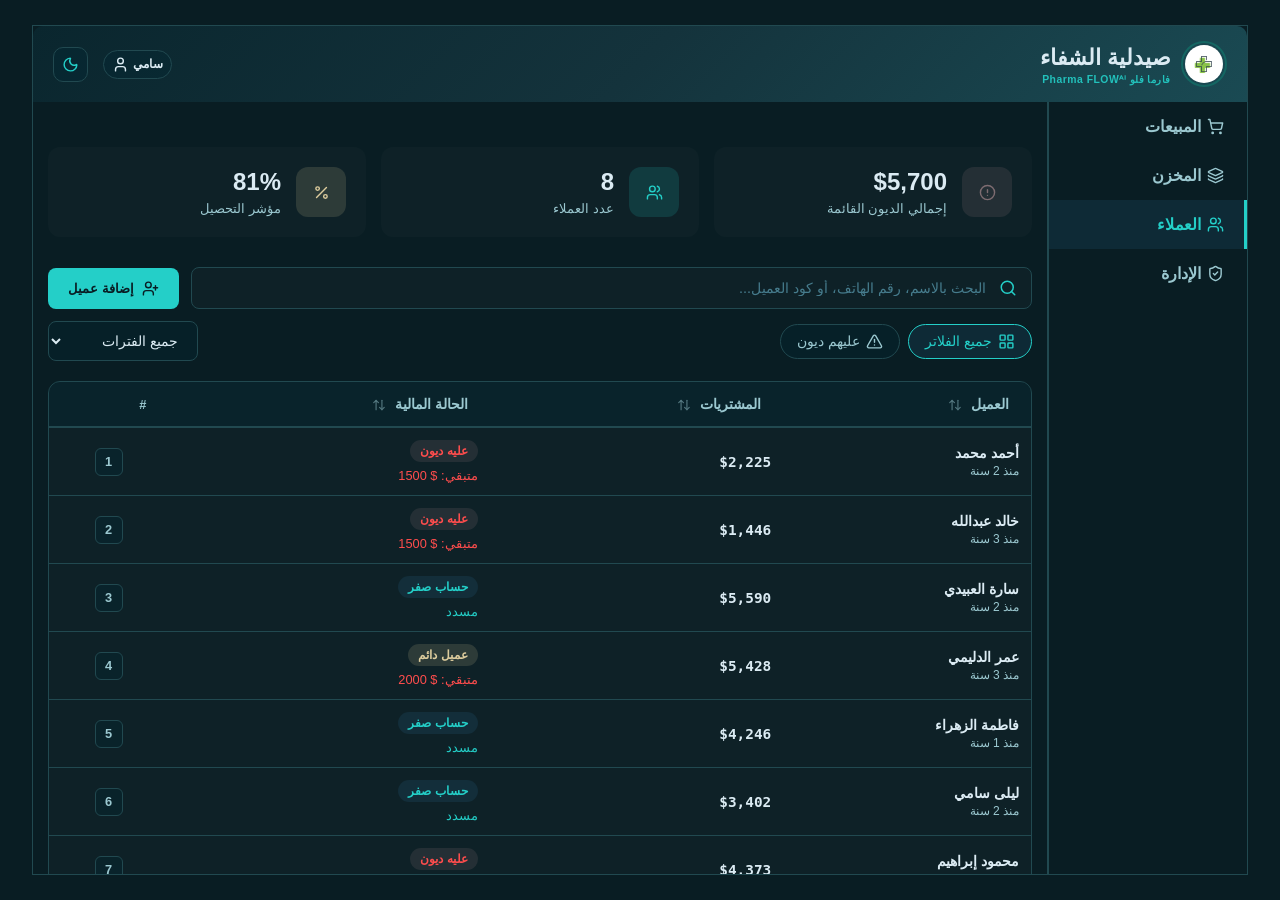
<file: customers.html>
<!DOCTYPE html>
<html lang="ar" dir="rtl">
<head>
<meta charset="UTF-8">
<meta name="viewport" content="width=device-width, initial-scale=1.0">
<title>PharmaFlow نظام ادارة الصيدليات - العملاء</title>
    <link rel="stylesheet" href="css/style.css">
	<link rel="stylesheet" href="css/customers.css">
</head>

<body>

<div class="app-container">
    <div class="header">
        <div class="logo-container">
            <img src="img/logo.jpg" alt="Logo" class="logo-img" onerror="this.style.display='none'">
                <div class="branding-text">
                    <h1 class="header-title"> صيدلية الشفاء</h1>
                    <a href="#" class="system-link">فارما فلو Pharma FLOWᴬᴵ</a>
                </div>
            </div>
        <div class="header-actions">
            <div class="user-profile">
                <span class="user-name">سامي</span>
                <i data-lucide="user"></i>
            </div>
			<button class="theme-toggle" id="themeToggle" onclick="toggleTheme()" title="تغيير الثيم">
                <i data-lucide="moon" id="themeIcon"></i>
            </button>
        </div>
    </div>

    <div class="tabs">
        <a href="sales.html" class="tab "  ><i data-lucide="shopping-cart"></i> المبيعات</a>
        <a href="inventory.html" class="tab"  ><i data-lucide="layers"></i> المخزن</a>
        <a href="customers.html" class="tab active"  ><i data-lucide="users"></i> العملاء</a>
        <a href="admin/ad-analytics.html" class="tab"  ><i data-lucide="shield-check"></i> الإدارة</a>
    </div>

    <div id="customers" class="view active">
        <!-- حاوية المحتوى مع position relative للنافذة المنبثقة -->
        <div class="customers-content-wrapper">
            <!-- قسم لوحة المؤشرات السريعة (Power of 3) -->
            <div class="metrics-bar">
            <div class="metric-widget debt-widget">
                <div class="metric-icon"><i data-lucide="alert-circle"></i></div>
                <div class="metric-content">
                    <span class="metric-value" id="totalDebt">$0.00</span>
                    <span class="metric-label">إجمالي الديون القائمة</span>
                </div>
            </div>
            <div class="metric-widget customers-widget">
                <div class="metric-icon"><i data-lucide="users"></i></div>
                <div class="metric-content">
                    <span class="metric-value" id="totalCustomers">0</span>
                    <span class="metric-label">عدد العملاء</span>
                </div>
            </div>
            <div class="metric-widget collection-widget">
                <div class="metric-icon"><i data-lucide="percent"></i></div>
                <div class="metric-content">
                    <span class="metric-value" id="collectionRate">0%</span>
                    <span class="metric-label">مؤشر التحصيل</span>
                </div>
            </div>
        </div>

        <!-- حاوية التحكم والفرز -->
        <div class="control-hub">
            <div class="control-row-1">
                <div class="search-box search-container">
                    <i data-lucide="search" class="search-icon"></i>
                    <input type="text" id="customerSearch" placeholder="البحث بالاسم، رقم الهاتف، أو كود العميل..." oninput="filterCustomers()">
                </div>
                <button class="action-btn-primary" onclick="openAddCustomerModal()">
                    <i data-lucide="user-plus" class="btn-icon"></i> <span class="btn-text">إضافة عميل</span>
                </button>
            </div>

           <!-- نافذة إضافة عميل جديد - تم نقلها هنا لتظهر تحت شريط البحث -->
<div id="addCustomerModal" class="add-customer-inline-panel">
    <div class="modal-header">
        <h3 class="modal-title">
            <i data-lucide="user-plus"></i> إضافة عميل جديد
        </h3>
        <button class="close-modal" onclick="closeAddCustomerModal()">
            <i data-lucide="x"></i>
        </button>
    </div>
    
    <div class="modal-body">
        <div class="customer-row">
            <div class="customer-name-col">
                <div class="input-with-icon">
                    <i data-lucide="user" class="input-icon"></i>
                    <input type="text" id="newCustomerName" class="customer-input" placeholder="اسم العميل"
                        oninput="handleNewCustomerSearch()" onfocus="handleNewCustomerSearch()">
                </div>
                <div id="newCustomerDropdown" class="dropdown-list"></div>
            </div>
            
            <div class="customer-file-col">
                <div class="input-with-icon">
                    <i data-lucide="folder-open" class="input-icon"></i>
                    <input type="text" id="newCustomerFile" class="customer-input customer-file-input"
                        placeholder="رقم الملف" readonly>
                </div>
            </div>
        </div>
        
        <div class="contact-row">
            <div class="phone-wrapper">
                <i data-lucide="phone" class="input-icon-phone"></i>
                <input type="tel" id="newCustomerPhone" class="customer-input phone-input"
                    placeholder="رقم الهاتف" oninput="syncNewCustomerPhone()">
                <span class="phone-prefix">967+</span>
            </div>
            
            <div class="phone-wrapper">
                <i data-lucide="message-circle" class="input-icon-phone"></i>
                <input type="tel" id="newCustomerWhatsapp" class="customer-input phone-input"
                    placeholder="رقم الواتس">
                <span class="phone-prefix">967+</span>
            </div>
        </div>
        
        <div class="checkbox-group">
            <input type="checkbox" id="newCustomerSamePhone" onchange="syncNewCustomerPhone()" checked>
            <label for="newCustomerSamePhone" class="checkbox-label">نفس رقم الهاتف للواتساب</label>
        </div>
    </div>
    
    <div class="modal-footer">
        <button class="btn-cancel" onclick="closeAddCustomerModal()">إلغاء</button>
        <button class="btn-save" onclick="saveNewCustomer()">حفظ العميل</button>
    </div>
</div>

            <div class="control-row-2">
                <div class="filter-pills">
                    <button class="filter-pill active" data-filter="all" onclick="filterByStatus('all', this)">
                        <i data-lucide="layout-grid"></i> جميع الفلاتر
                    </button>
                    <button class="filter-pill" data-filter="debt" onclick="filterByStatus('debt', this)">
                        <i data-lucide="alert-triangle"></i> عليهم ديون
                    </button>
                </div>
                <div class="date-filter">
                    <select id="dateFilter" onchange="filterByDate(this.value)">
                        <option value="all">جميع الفترات</option>
                        <option value="today">اليوم</option>
                        <option value="week">هذا الأسبوع</option>
                        <option value="month">هذا الشهر</option>
                        <option value="year">هذه السنة</option>
                    </select>
                </div>
            </div>
        </div>

        <!-- حاوية جديدة لربط الجدول والنافذة المنبثقة -->
        <div class="table-flyout-wrapper" style="position: relative; display: flex; flex-direction: column; flex: 1; overflow: hidden;">
            <!-- سجل العملاء الرئيسي -->
            <div class="customers-table-container">
                <table class="customers-table">
                    <thead>
                        <tr>
                          
                            <th onclick="sortCustomers('name', this)" class="sortable">
                                العميل <i data-lucide="arrow-up-down" class="sort-icon"></i>
                            </th>
                            <th onclick="sortCustomers('totalPurchases', this)" class="sortable" title="المبلغ الإجمالي الذي قام العميل بشراء أدوية به طيلة فترة تعامله مع الصيدلية">
                                المشتريات <i data-lucide="arrow-up-down" class="sort-icon"></i>
                            </th>
                            <th onclick="sortCustomers('status', this)" class="sortable">
                                الحالة المالية <i data-lucide="arrow-up-down" class="sort-icon"></i>
                            </th>
    						  <th class="serial-col">#</th>
                        </tr>
                    </thead>
                    <tbody id="customersTableBody">
                        <!-- سيتم ملؤه بالجافاسكريبت -->
                    </tbody>
                </table>
            </div>
    
            <!-- نافذة تفاصيل العميل (Flyout) - مطابقة لنافذة المخزون -->
            <div id="customerFlyout" class="quick-flyout">
                <div class="flyout-header">
                    <h4 id="flyoutCustomerName">تفاصيل العميل</h4>
                    <button class="close-flyout" onclick="closeCustomerFlyout()"><i data-lucide="x"></i></button>
                </div>
                <div class="flyout-content">
                    <!-- القسم الأول: البيانات المشتركة والمالية -->
                    <div class="flyout-section">
                        <h5 class="section-title"><i data-lucide="user" class="section-title-icon"></i> البيانات المشتركة والمالية</h5>
                        <div class="summary-grid">
                            <div class="summary-item">
                                <span class="summary-label"><i data-lucide="user-circle"></i> اسم العميل</span>
                                <span id="flyoutCustomerNameDetail" class="summary-value">-</span>
                            </div>
                            <div class="summary-item">
                                <span class="summary-label"><i data-lucide="hash"></i> كود العميل</span>
                                <span id="flyoutCustomerCode" class="summary-value">-</span>
                            </div>
                            <div class="summary-item">
                                <span class="summary-label"><i data-lucide="phone"></i> رقم الهاتف</span>
                                <span id="flyoutCustomerPhone" class="summary-value">-</span>
                            </div>
                            <div class="summary-item">
                                <span class="summary-label"><i data-lucide="wallet"></i> إجمالي المسحوب</span>
                                <span id="flyoutTotalCredit" class="summary-value value-highlight">-</span>
                            </div>
                            <div class="summary-item">
                                <span class="summary-label"><i data-lucide="check-circle"></i> المبالغ المدفوعة</span>
                                <span id="flyoutTotalPaid" class="summary-value">-</span>
                            </div>
                            <div class="summary-item">
                                <span class="summary-label"><i data-lucide="alert-circle"></i> المتبقي</span>
                                <span id="flyoutRemaining" class="summary-value">-</span>
                            </div>
                            <div class="summary-item full-width">
                                <span class="summary-label"><i data-lucide="activity"></i> آخر نشاط</span>
                                <div class="activity-wrapper">
                                    <span id="flyoutLastActivityDate" class="summary-value">-</span>
                                    <span id="flyoutLastActivityType" class="qty-status">-</span>
                                </div>
                            </div>
                        </div>
                    </div>
    
                    <!-- القسم الثاني: الفواتير والإجراءات (Widgets) -->
                    <div class="flyout-section">
                        <h5 class="section-title"><i data-lucide="file-text" class="section-title-icon"></i> السجل المالي</h5>
                        <div id="flyoutWidgetsContainer" class="batches-widgets-container">
                            <!-- سيتم ملؤه بالجافاسكريبت -->
                        </div>
                    </div>
                </div>
            </div>
        </div>
    </div>



<script src="assets/lucide.min.js"></script>
<script src="js/main.js"></script>
<script src="js/customers.js"></script>
</body>
</html>
</file>
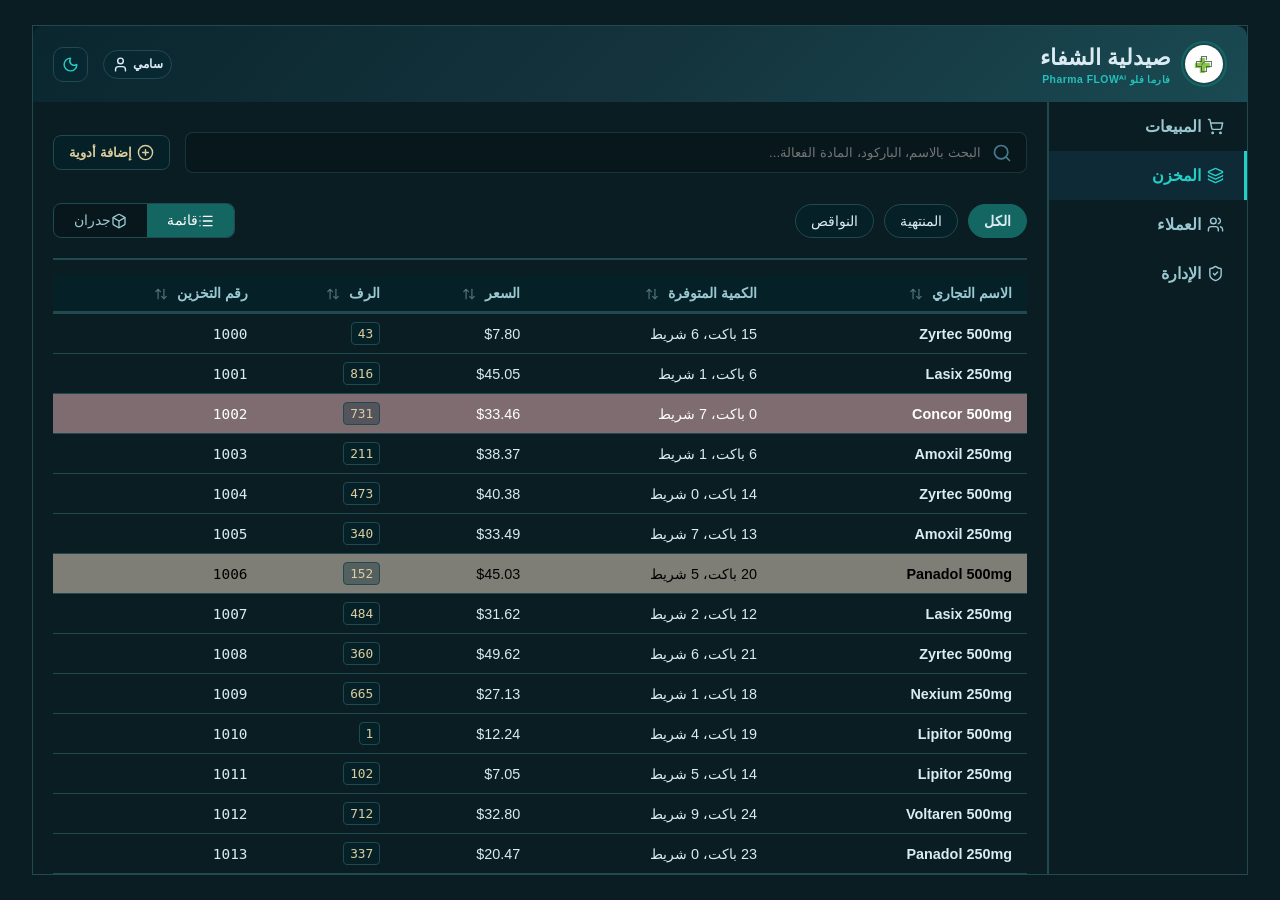
<file: inventory.html>
<!DOCTYPE html>
<html lang="ar" dir="rtl">
<head>
<meta charset="UTF-8">
<meta name="viewport" content="width=device-width, initial-scale=1.0">
<title>PharmaFlow نظام ادارة الصيدليات - المخزون</title>
    <link rel="stylesheet" href="css/style.css">
	<link rel="stylesheet" href="css/inventory.css">
</head>

<body>

<div class="app-container">
    <div class="header">
        <div class="logo-container">
            <img src="img/logo.jpg" alt="Logo" class="logo-img" onerror="this.style.display='none'">
                <div class="branding-text">
                    <h1 class="header-title"> صيدلية الشفاء</h1>
                    <a href="#" class="system-link">فارما فلو Pharma FLOWᴬᴵ</a>
                </div>
            </div>
        <div class="header-actions">

            <div class="user-profile">
                <span class="user-name">سامي</span>
                <i data-lucide="user"></i>
            </div>
			<button class="theme-toggle" id="themeToggle" onclick="toggleTheme()" title="تغيير الثيم">
                <i data-lucide="moon" id="themeIcon"></i>
            </button>
        </div>
    </div>

    <div class="tabs">
        <a href="sales.html" class="tab "  ><i data-lucide="shopping-cart"></i> المبيعات</a>
        <a href="inventory.html" class="tab active"  ><i data-lucide="layers"></i> المخزن</a>
        <a href="customers.html" class="tab"  ><i data-lucide="users"></i> العملاء</a>
          <a href="admin/ad-analytics.html" class="tab"  ><i data-lucide="shield-check"></i> الإدارة</a>
    </div>

    <div id="inventory" class="view active" style="display: block;">
        <!-- شريط التحكم العلوي (Global Control) -->
        <div class="inventory-control-bar">
            <div class="control-row-1">
                <div class="search-box">
                    <i data-lucide="search" class="search-icon"></i>
                    <input type="text" id="inventorySearch" placeholder="البحث بالاسم، الباركود، المادة الفعالة..." onkeyup="filterInventory()">
                </div>
                <button class="action-btn-secondary" onclick="openAuthModal()"><i data-lucide="plus-circle"></i> إضافة أدوية</button>
            </div>
            <div class="control-row-2">
                <div class="filter-actions">
                    <button class="filter-btn active" onclick="applyFilter('all', this)">الكل</button>
                    <button class="filter-btn expiry-btn" onclick="applyFilter('expiring', this)">المنتهية</button>
                    <button class="filter-btn low-btn" onclick="applyFilter('low-stock', this)">النواقص</button>
                </div>
                
                <div class="view-toggles">
                    <button class="view-toggle-btn active" id="toggleTableBtn" onclick="toggleView('table')"><i data-lucide="list" class="view-icon"></i>قائمة</button>
                    <button class="view-toggle-btn" id="toggle3DBtn" onclick="toggleView('3d')"><i data-lucide="box" class="view-icon"></i>جدران</button>
                </div>
            </div>
        </div>

        <div class="inventory-content-wrapper">
            <!-- جدول المخزون المكثف (The Data Core) -->
            <div id="tableView" class="inventory-view-section active">
                <div class="smart-table-container">
                    <table class="smart-table">
                        <thead>
                            <tr>
                                <th onclick="sortTable('name', this)" class="sortable">الاسم التجاري <i data-lucide="arrow-up-down" class="sort-icon"></i></th>
                                <th onclick="sortTable('qtyMajor', this)" class="sortable">الكمية المتوفرة <i data-lucide="arrow-up-down" class="sort-icon"></i></th>
                                <th onclick="sortTable('price', this)" class="sortable">السعر <i data-lucide="arrow-up-down" class="sort-icon"></i></th>
                                <th onclick="sortTable('shelfNum', this)" class="sortable">الرف <i data-lucide="arrow-up-down" class="sort-icon"></i></th>
                                <th onclick="sortTable('storageNum', this)" class="sortable">رقم التخزين <i data-lucide="arrow-up-down" class="sort-icon"></i></th>
                            </tr>
                        </thead>
                        <tbody id="inventoryTableBody">
                            <!-- سيتم ملؤه بالجافاسكريبت -->
                        </tbody>
                    </table>
                </div>
            </div>

            <!-- عرض الجدران 3D (الذي كان موجوداً) -->
            <div id="threeDView" class="inventory-view-section" style="display:none;">
                <div class="inventory-info">
                    <i data-lucide="info" class="icon-small"></i> اسحب لليمين/اليسار لتصفح الجدران. اضغط على أي خلية لعرض الأدوية.
                </div>
                <div class="scene">
                    <div class="walls-container" id="wallsContainer"></div>
                </div>
            </div>

            <!-- لوحة التفاصيل الجانبية (Quick-Action Flyout) -->
            <div id="quickFlyout" class="quick-flyout">
                <div class="flyout-header">
                    <h4 id="flyoutDrugName">تفاصيل الدواء</h4>
                    <button class="close-flyout" onclick="closeFlyout()"><i data-lucide="x"></i></button>
                </div>
                <div class="flyout-content">
                    <!-- القسم الأول: البيانات المشتركة والإجمالية -->
                    <div class="flyout-section">
                        <h5 class="section-title"><i data-lucide="package"  class="section-title-icon"></i> البيانات المشتركة والإجمالية</h5>
                        <div class="summary-grid">
                            <div class="summary-item">
                                <span class="summary-label"><i data-lucide="tag"></i> الاسم التجاري</span>
                                <span id="flyoutTradeName" class="summary-value">-</span>
                            </div>
                            <div class="summary-item">
                                <span class="summary-label"><i data-lucide="flask-conical"></i> الاسم الطبي</span>
                                <span id="flyoutActiveIngredient" class="summary-value">-</span>
                            </div>
                            <div class="summary-item">
                                <span class="summary-label"><i data-lucide="archive"></i> رقم التخزين</span>
                                <span id="flyoutStorageNum" class="summary-value">-</span>
                            </div>
                            <div class="summary-item">
                                <span class="summary-label"><i data-lucide="boxes"></i> الكمية الإجمالية</span>
                                <div class="quantity-wrapper">
                                    <span id="flyoutQty" class="summary-value qty-number">-</span>
                                    <span id="flyoutQtyStatus" class="qty-status">-</span>
                                </div>
                            </div>
                            <div class="summary-item">
                                <span class="summary-label"><i data-lucide="banknote"></i> القيمة النقدية</span>
                                <span id="flyoutTotalValue" class="summary-value value-highlight">-</span>
                            </div>
                        </div>
                    </div>

                    <!-- القسم الثاني: الدفعات المخزنة (Widgets) -->
                    <div class="flyout-section">
                        <h5 class="section-title"><i data-lucide="layers"   class="section-title-icon"></i> الدفعات المخزنة</h5>
                        <div id="batchesWidgetsContainer" class="batches-widgets-container">
                            <!-- سيتم ملؤه بالجافاسكريبت -->
                        </div>
                    </div>
                </div>
            </div>
        </div>
    </div>

</div>
    <!-- نافذة طلب كود الصلاحية (Auth Modal) -->
    <div id="authModal" class="modal-overlay">
        <div class="modal-content auth-modal">
            <div class="modal-header">
                <h3><i data-lucide="shield-check"></i> التحقق من الصلاحية</h3>
                <button class="close-modal" onclick="closeAuthModal()"><i data-lucide="x"></i></button>
            </div>
            <div class="modal-body">
                <div class="auth-icon-wrapper">
                    <i data-lucide="lock" class="lock-icon"></i>
                </div>
                <p class="auth-text">لإضافة أدوية جديدة للمخزن، يرجى إدخال كود الصلاحية الخاص بك.</p>
                <div class="auth-input-group">
                    <input type="password" id="authCodeInput" placeholder="أدخل الكود هنا..." maxlength="6">
                </div>
                <div class="auth-actions">
                    <button class="btn-primary" onclick="submitAuthCode()">تأكيد الكود</button>
                    <button class="btn-text" onclick="requestAuthCode()">لا أملك كوداً؟ أطلب كود صلاحية</button>
                </div>
            </div>
        </div>
    </div>

<script src="assets/lucide.min.js"></script>
<script src="js/main.js"></script>
<script src="js/inventory.js"></script>
</body>
</html>
</file>
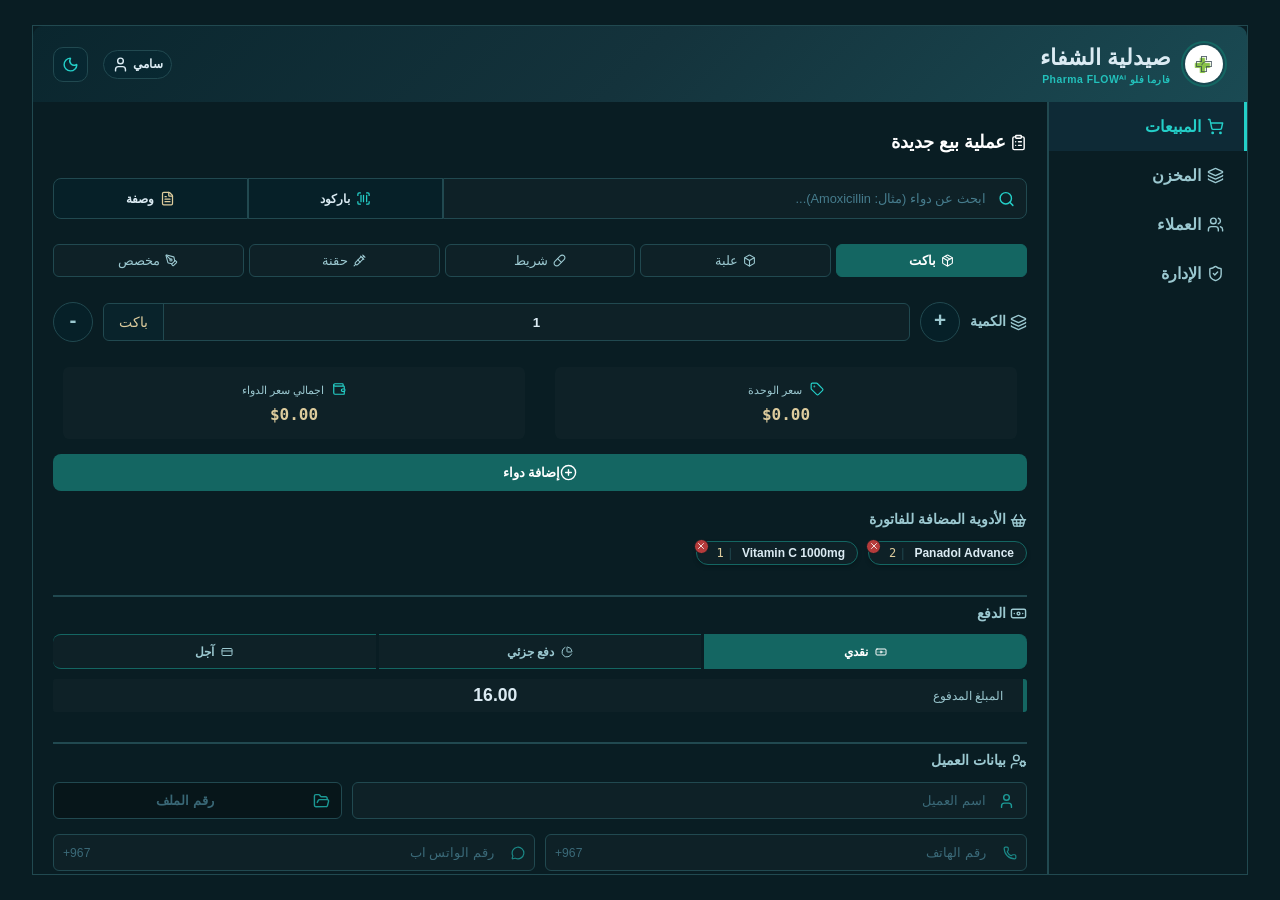
<file: sales.html>
<!DOCTYPE html>
<html lang="ar" dir="rtl">

<head>
    <meta charset="UTF-8">
    <meta name="viewport" content="width=device-width, initial-scale=1.0">
    <title>PharmaFlow نظام ادارة الصيدليات </title>
    <link rel="stylesheet" href="css/style.css">
    <link rel="stylesheet" href="css/sales.css">

</head>

<body>

    <div class="app-container">
        <div class="header">
            <div class="logo-container">
                <img src="img/logo.jpg" alt="Logo" class="logo-img" onerror="this.style.display='none'">
                <div class="branding-text">
                    <h1 class="header-title"> صيدلية الشفاء</h1>
                    <a href="#" class="system-link">فارما فلو Pharma FLOWᴬᴵ</a>
                </div>
            </div>
            <div class="header-actions">

                <div class="user-profile">
                    <span class="user-name">سامي</span>
                    <i data-lucide="user"></i>
                </div>
                <button class="theme-toggle" id="themeToggle" onclick="toggleTheme()" title="تغيير الثيم">
                    <i data-lucide="moon" id="themeIcon"></i>
                </button>
            </div>
        </div>

        <div class="tabs">
            <a href="sales.html" class="tab active"><i data-lucide="shopping-cart"></i> المبيعات</a>
            <a href="inventory.html" class="tab"><i data-lucide="layers"></i> المخزن</a>
            <a href="customers.html" class="tab"><i data-lucide="users"></i> العملاء</a>
             <a href="admin/ad-analytics.html" class="tab"  ><i data-lucide="shield-check"></i> الإدارة</a>
        </div>


        <div id="sales" class="view active">
            <h3 class="main-title"><i data-lucide="clipboard-list"></i> عملية بيع جديدة</h3>
            <div class="ai-bubble" id="aiBubble">
                <strong><i data-lucide="sparkles"></i> لمحة AI :</strong>
                <span id="aiText"></span>
            </div>
            <!-- ادوات اضافة الادوية -->
            <div class="drug-tools-row">
                <div class="search-box search-container">
                    <i data-lucide="search" class="search-icon"></i>
                    <input type="text" id="drugSearch" placeholder="ابحث عن دواء (مثال: Amoxicillin)..."
                        oninput="handleSearch()" onfocus="showDropdown()">
                    <div id="searchDropdown" class="dropdown-list"></div>
                </div>
                <div class="action-buttons-container">
                    <button class="action-btn barcode-btn" onclick="openScanner()">
                        <i data-lucide="scan-barcode"></i> باركود
                    </button>
                    <button class="action-btn prescription-btn" onclick="scanPrescription()">
                        <i data-lucide="file-text"></i> وصفة
                    </button>
                </div>
            </div>

            <div class="qty-presets">
                <button class="active"><i data-lucide="package" class="qty-presets-icon"></i> باكت</button>
                <button><i data-lucide="box" class="qty-presets-icon"></i> علبة</button>
                <button><i data-lucide="pill" class="qty-presets-icon"></i> شريط</button>
                <button><i data-lucide="syringe" class="qty-presets-icon"></i> حقنة</button>
                <button id="customUnitBtn" onclick="enableCustomUnit()"><i data-lucide="pen-tool"
                        class="qty-presets-icon"></i> مخصص</button>
                <input type="text" id="customUnitInput" placeholder="إدخال..." onblur="disableCustomUnit(this)">
            </div>

            <div class="qty-input-group">
                <h4 class="subtitle"><i data-lucide="layers"></i> الكمية</h4>

                <button class="qty-btn" onclick="updateQty(1)">+</button>
                <div class="qty-input-wrapper">
                    <input type="number" id="qtyInput" value="1" min="1">
                    <span id="qtyUnitLabel" class="qty-unit-label">باكت</span>
                </div>
                <button class="qty-btn" onclick="updateQty(-1)">-</button>
            </div>

            <div class="price-row">
                <div class="price-box">
                    <label><i data-lucide="tag" class="price-icon"></i> سعر الوحدة</label>
                    <span id="unitPrice">$0.00</span>
                </div>
                <div class="price-box">
                    <label><i data-lucide="wallet" class="price-icon"></i> اجمالي سعر الدواء</label>
                    <span id="totalPrice">$0.00</span>
                </div>
            </div>

            <button class="btn-add" onclick="addProduct()"><i data-lucide="plus-circle"></i> إضافة دواء</button>

            <h4 class="subtitle2"><i data-lucide="shopping-basket"></i> الأدوية المضافة للفاتورة</h4>
            <div id="addedDrugsContainer" class="added-drugs-container">

            </div> <!-- شاشة تسوية الفاتورة (التي تم نقلها) -->
            <div id="settlementSection" class="settlement-section">
                <h4 class="subtitle2"><i data-lucide="banknote"></i> الدفع</h4>
                <div class="payment-method-toggle">
                    <button class="payment-btn active" id="cashBtn" onclick="setPaymentMethod('cash')">
                        <i data-lucide="banknote"></i> نقدي
                    </button>
                    <button class="payment-btn" id="partialBtn" onclick="setPaymentMethod('partial')">
                        <i data-lucide="pie-chart"></i> دفع جزئي
                    </button>
                    <button class="payment-btn" id="creditBtn" onclick="setPaymentMethod('credit')">
                        <i data-lucide="credit-card"></i> آجل
                    </button>
                </div>
                <div class="settlement-row">
                    <div id="paidAmountContainer" class="paid-amount-container">
                        <div id="paidAmountWrapper" class="paid-amount-wrapper">
                            <div class="settlement-input-row">
                                <span class="settlement-label-text">المبلغ المدفوع</span>
                                <input type="number" id="paidAmount" class="settlement-input" placeholder="0.00"
                                    oninput="calculateChange()" readonly>
                            </div>
                        </div>
                    </div>
                    <div id="changeDisplayWrapper" class="change-display-wrapper">
                        <div class="change-display-box" id="changeDisplay">
                            <span id="changeLabel" class="change-label-text">المتبقي</span>
                            <div class="settlement-input-row">
                                <span id="changeAmount" class="change-amount-text">$0.00</span>
                            </div>
                        </div>
                    </div>
                </div>
            </div>

            <!-- حاوية بيانات العميل الجديدة -->
            <div class="customer-advanced-section">
                <h4 class="subtitle2"><i data-lucide="user-cog"></i> بيانات العميل</h4>
                <div class="customer-row">
                    <div class="customer-name-col">
                        <div class="input-with-icon">
                            <i data-lucide="user" class="input-icon"></i>
                            <input type="text" id="advCustomerName" class="customer-input" placeholder="اسم العميل"
                                oninput="handleCustomerSearch()" onfocus="showCustomerDropdown()">
                        </div>
                        <div id="customerDropdown" class="dropdown-list"></div>
                    </div>
                    <div class="customer-file-col">
                        <div class="input-with-icon">
                            <i data-lucide="folder-open" class="input-icon"></i>
                            <input type="text" id="advCustomerFile" class="customer-input customer-file-input"
                                placeholder="رقم الملف" readonly>
                        </div>
                    </div>
                </div>
                <div id="newCustomerContact" class="customer-contact-section">
                    <div class="contact-row">
                        <div class="phone-wrapper">
                            <i data-lucide="phone" class="input-icon-phone"></i>
                            <input type="tel" id="advCustomerPhone" class="customer-input phone-input"
                                placeholder="رقم الهاتف" oninput="syncPhoneToWhatsapp()">
                            <span class="phone-prefix">967+</span>
                        </div>
                        <div class="phone-wrapper">
                            <i data-lucide="message-circle" class="input-icon-phone"></i>
                            <input type="tel" id="advCustomerWhatsapp" class="customer-input phone-input"
                                placeholder="رقم الواتس اب">
                            <span class="phone-prefix">967+</span>
                        </div>
                    </div>
                    <div class="checkbox-group">
                        <input type="checkbox" id="sameAsPhone" onchange="syncPhoneToWhatsapp()" checked>
                        <label for="sameAsPhone" class="checkbox-label">نفس رقم الهاتف</label>
                    </div>
                </div>
            </div>



            <div class="receipt">
                <div class="receipt-header">
                    <div><span>رقم العملية: <strong id="opNum" class="font-mono">OP-8821</strong></span> <span>فاتورة:
                            <strong id="invNum" class="font-mono">INV-091</strong></span></div>
                    <div><span id="dateTime"></span> <span>الموظف : سامي</span></div>
                </div>

                <!-- تم نقل قسم الدفع والعميل إلى الأعلى -->
                <table class="receipt-table" id="receiptTable">
                    <tr>
                        <th><i data-lucide="pill" class="receipt-table-icon"></i> الصنف</th>
                        <th><i data-lucide="layers" class="receipt-table-icon"></i> الكمية</th>
                        <th><i data-lucide="tag" class="receipt-table-icon"></i> السعر</th>
                        <th><i data-lucide="wallet" class="receipt-table-icon"></i> المجموع</th>
                    </tr>
                </table>
                <div class="receipt-total">
                    <span>الإجمالي الكلي:</span>
                    <span id="grandTotal">$0.00</span>
                </div>


                <div class="receipt-footer">
                    <div><strong><i data-lucide="store" class="receipt-table-icon"></i> صيدلية الشفاء</strong></div>
                    <div class="receipt-contact"><i data-lucide="phone" class="receipt-table-icon"></i> 967777967272+
                    </div>
                </div>
                <div class="receipt-footer-p"><i data-lucide="smile"></i> عافية بإذن الله</div>
            </div>

            <button class="btn-print" onclick="printReceipt()"><i data-lucide="printer"></i> إصدار / طباعة
                الفاتورة</button>


            <div id="recent" class="recent-sales-section">
                <h3 class="main-title"><i data-lucide="clipboard-list"></i> تقارير المبيعات</h3>

                <!-- إحصائيات الدخل اليومي -->
                <div class="daily-stats">
                    <div class="stat-card">
                        <i data-lucide="trending-up"></i>
                        <div>
                            <span class="stat-label">الدخل اليوم</span>
                            <span class="stat-value" id="dailyIncome">$0.00</span>
                        </div>
                    </div>
                    <div class="stat-card">
                        <i data-lucide="shopping-bag"></i>
                        <div>
                            <span class="stat-label"> الفواتير</span>
                            <span class="stat-value" id="invoiceCount">0</span>
                        </div>
                    </div>
                    <div class="stat-card">
                        <i data-lucide="clock"></i>
                        <div>
                            <span class="stat-label">آخر عملية</span>
                            <span class="stat-value" id="lastSale">--:--</span>
                        </div>
                    </div>
                </div>

                <!-- سجل العمليات (Log) -->
                <h4 class="reports-subtitle"><i data-lucide="activity"></i> سجل العمليات</h4>

                <div class="log-controls-row">
                    <div class="log-search-container" style="width: 70%;">
                        <i data-lucide="search" class="log-search-icon"></i>
                        <input type="text" placeholder="بحث في السجل..." class="log-search-input">
                    </div>
                    <div class="log-actions-container" style="width: 30%;">
                        <button class="log-action-btn" title="تصفية"><i data-lucide="filter"></i></button>
                        <button class="log-action-btn" title="تصدير"><i data-lucide="download"></i></button>
                    </div>
                </div>

                <div id="salesLogContainer" class="sales-log-container">
                    <div class="log-entry">
                        <div class="log-time-col">
                            <span class="log-time">10:45 ص</span>
                            <div class="log-connector"></div>
                        </div>
                        <div class="log-content-col">
                            <div class="log-header">
                                <span class="log-id font-mono">OP-8821</span>
                                <span class="log-amount positive">+$45.50</span>
                            </div>
                            <div class="log-summary">
                                <span class="log-desc">بيع نقدي - 3 عناصر</span>
                                <div class="log-customer"><i data-lucide="user"></i> عميل نقدي</div>
                                <i data-lucide="chevron-down" class="log-expand-icon"></i>
                            </div>
                            <div class="log-details">
                                <div class="log-detail-item"><strong>الموظف:</strong> سامي</div>
                                <div class="log-detail-item"><strong>الأدوية:</strong> بنادول، أموكسيل، فيتامين سي</div>
                            </div>
                        </div>
                    </div>
                    <div class="log-entry">
                        <div class="log-time-col">
                            <span class="log-time">10:12 ص</span>
                            <div class="log-connector"></div>
                        </div>
                        <div class="log-content-col">
                            <div class="log-header">
                                <span class="log-id font-mono">OP-8820</span>
                                <span class="log-amount pending">-$12.00</span>
                            </div>
                            <div class="log-summary">
                                <span class="log-desc">بيع آجل - عنصر واحد</span>
                                <div class="log-customer"><i data-lucide="user"></i> احمد محمد</div>
                                <i data-lucide="chevron-down" class="log-expand-icon"></i>
                            </div>
                            <div class="log-details">
                                <div class="log-detail-item"><strong>الموظف:</strong> سامي</div>
                                <div class="log-detail-item"><strong>الأدوية:</strong> لوراتادين</div>
                            </div>
                        </div>
                    </div>
                    <div class="log-entry" onclick="this.classList.toggle('expanded')">
                        <div class="log-time-col">
                            <span class="log-time">09:30 ص</span>
                            <div class="log-connector" style="display: none;"></div>
                        </div>
                        <div class="log-content-col">
                            <div class="log-header">
                                <span class="log-id font-mono">OP-8819</span>
                                <span class="log-amount partial">+$20.00 / $50.00</span>
                            </div>
                            <div class="log-summary">
                                <span class="log-desc">دفع جزئي - 5 عناصر</span>
                                <div class="log-customer"><i data-lucide="user"></i> خالد عبدالله</div>
                                <i data-lucide="chevron-down" class="log-expand-icon"></i>
                            </div>
                            <div class="log-details">
                                <div class="log-detail-item"><strong>الموظف:</strong> سامي</div>
                                <div class="log-detail-item"><strong>الأدوية:</strong> أوميبرازول، كونكور، أسبرين،
                                    زيرتيك، فولتارين</div>
                            </div>
                        </div>
                    </div>
                </div>
            </div>
        </div>




    </div>

    <!-- حاوية الماسح الضوئي للوصفات (Overlay) -->
    <div id="prescriptionScannerOverlay" class="scanner-overlay">
        <div class="scanner-container">
            <video id="prescriptionVideo" autoplay playsinline class="scanner-video"></video>
            <div class="scanner-line-anim"></div>
            <div class="scanner-guide">
                <div class="guide-content">
                    <i data-lucide="scan-eye"></i>
                    <p>يرجى توجيه الكاميرا نحو الوصفة الطبية.. تأكد من الإضاءة الجيدة</p>
                </div>
                <div class="scanner-progress-container">
                    <div id="scannerBar" class="scanner-progress-bar"></div>
                </div>
            </div>
            <button class="scanner-close-btn" onclick="closePrescriptionScanner()">
                <i data-lucide="x-circle"></i> إغلاق
            </button>
        </div>
        <div id="scannerAILoader" class="scanner-ai-loader" style="display: none;">
            <div class="ai-loader-content">
                <i data-lucide="sparkles" class="ai-sparkle"></i>
                <span>جاري تحليل الوصفة واستخراج الأدوية...</span>
            </div>
        </div>
    </div>
    </div>
    </div>

    </div>

    <script src="assets/lucide.min.js"></script>

    <script src="js/main.js"></script>
    <script src="js/sales.js"></script>
    <script>
        window.onload = () => {
            if (typeof initSales === 'function') initSales();
        }

        setInterval(() => {
            let now = new Date();
            const dateTimeElem = document.getElementById('dateTime');
            if (dateTimeElem) {
                dateTimeElem.innerText = now.toLocaleString('ar-YE', { hour: '2-digit', minute: '2-digit', month: 'short', day: 'numeric' });
            }
        }, 1000);



    </script>
</body>

</html>
</file>
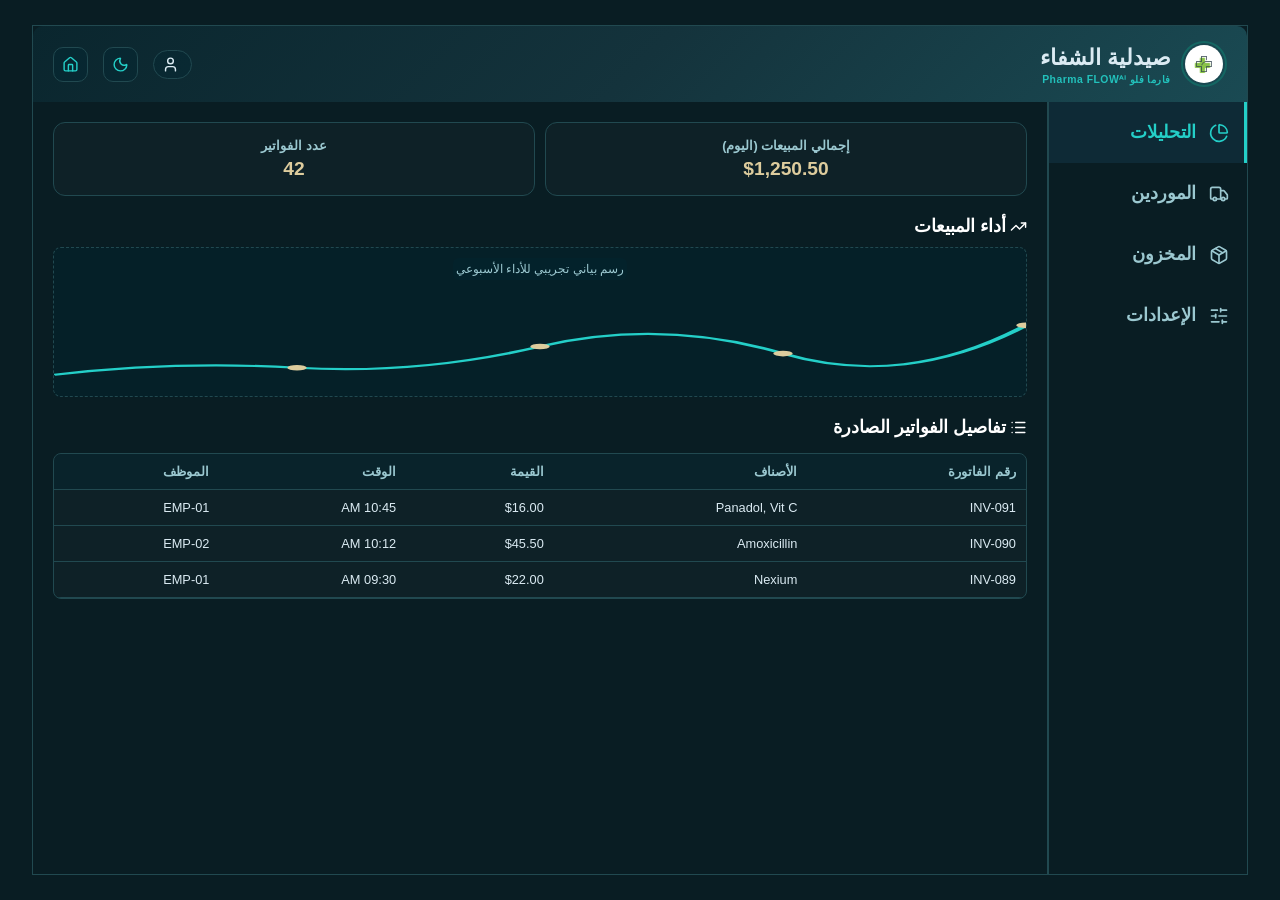
<file: admin/ad-analytics.html>
<!DOCTYPE html>
<html lang="ar" dir="rtl">
<head>
<meta charset="UTF-8">
<meta name="viewport" content="width=device-width, initial-scale=1.0">
<title>لوحة الادارة - Pharma FLOWᴬᴵ</title>
<link rel="stylesheet" href="../css/style.css">
<link rel="stylesheet" href="css/main.css">
<link rel="stylesheet" href="css/ad-analytics.css">
</head>
<body>

<div class="app-container">
   <div class="header">
        <div class="logo-container">
            <img src="../img/logo.jpg" alt="Logo" class="logo-img" onerror="this.style.display='none'">
                <div class="branding-text">
                    <h1 class="header-title"> صيدلية الشفاء</h1>
                    <a href="#" class="system-link">فارما فلو Pharma FLOWᴬᴵ</a>
                </div>
            </div>
        <div class="header-actions">

            <div class="user-profile">
                <span class="user-name"> </span>
                <i data-lucide="user"></i>
            </div>
			<button class="theme-toggle" id="themeToggle" onclick="toggleTheme()" title="تغيير الثيم">
                <i data-lucide="moon" id="themeIcon"></i>
            </button>
			  <button class="theme-toggle" onclick="window.location.href='../sales.html'">
            
            <i data-lucide="home"></i>
        </button>
        </div>
    </div> 

    <div class="admin-tabs">
        <a href="ad-analytics.html" class="admin-tab active"><i data-lucide="pie-chart" class="admin-tab-icon"></i> التحليلات</a>
        <a href="ad-suppliers.html" class="admin-tab "><i data-lucide="truck" class="admin-tab-icon"></i> الموردين</a>
        <a href="ad-inventory.html" class="admin-tab "><i data-lucide="package" class="admin-tab-icon"></i> المخزون</a>
       
        <a href="ad-settings.html" class="admin-tab "><i data-lucide="sliders-horizontal" class="admin-tab-icon"></i> الإعدادات</a>
    </div>

<div id="analytics" class="view active">

        <div class="admin-stats-grid">
            <div class="stat-card">
                <h3>إجمالي المبيعات (اليوم)</h3>
                <div class="value">$1,250.50</div>
            </div>
            <div class="stat-card">
                <h3>عدد الفواتير</h3>
                <div class="value">42</div>
            </div>
        </div>

        <h3 class="main-title"><i data-lucide="trending-up"></i> أداء المبيعات</h3>
        <div class="chart-mockup">
		  <div class="chart-note">رسم بياني تجريبي للأداء الأسبوعي</div>
            <svg width="100%" height="100%" viewBox="0 0 400 150" preserveAspectRatio="none">
                <path d="M0,120 Q50,100 100,110 T200,80 T300,90 T400,50" fill="none" stroke="var(--active)" stroke-width="3" />
                <circle cx="100" cy="110" r="4" fill="var(--accent-yellow)" />
                <circle cx="200" cy="80" r="4" fill="var(--accent-yellow)" />
                <circle cx="300" cy="90" r="4" fill="var(--accent-yellow)" />
                <circle cx="400" cy="50" r="4" fill="var(--accent-yellow)" />
            </svg>
          
        </div>

        <h3 class="main-title"><i data-lucide="list"></i> تفاصيل الفواتير الصادرة</h3>
        <div class="admin-table-container">
            <table class="admin-table">
                <thead>
                    <tr>
                        <th>رقم الفاتورة</th>
                        <th>الأصناف</th>
                        <th>القيمة</th>
                        <th>الوقت</th>
                        <th>الموظف</th>
                    </tr>
                </thead>
                <tbody>
                    <tr>
                        <td>INV-091</td>
                        <td>Panadol, Vit C</td>
                        <td>$16.00</td>
                        <td>10:45 AM</td>
                        <td>EMP-01</td>
                    </tr>
                    <tr>
                        <td>INV-090</td>
                        <td>Amoxicillin</td>
                        <td>$45.50</td>
                        <td>10:12 AM</td>
                        <td>EMP-02</td>
                    </tr>
                    <tr>
                        <td>INV-089</td>
                        <td>Nexium</td>
                        <td>$22.00</td>
                        <td>09:30 AM</td>
                        <td>EMP-01</td>
                    </tr>
                </tbody>
            </table>
        </div>
    </div>

    <!-- Suppliers View - الشركات والموردين -->
    
</div>

<script>
    if(typeof lucide !== 'undefined') {
        lucide.createIcons();
    }

    function switchTab(tabId, element) {
        document.querySelectorAll('.view').forEach(v => v.classList.remove('active'));
        document.querySelectorAll('.tab').forEach(t => t.classList.remove('active'));
        document.getElementById(tabId).classList.add('active');
        element.classList.add('active');
    }

    function toggleInvView(view) {
        const d3 = document.getElementById('inv-3d-view');
        const hd = document.getElementById('inv-hd-view');
        const btn3d = document.getElementById('btn3d');
        const btnHd = document.getElementById('btnHd');

        if(view === '3d') {
            d3.style.display = 'block';
            hd.style.display = 'none';
            btn3d.style.background = 'var(--accent-blue)';
            btn3d.style.color = 'white';
            btnHd.style.background = 'var(--button)';
            btnHd.style.color = 'var(--text-muted)';
        } else {
            d3.style.display = 'none';
            hd.style.display = 'block';
            btnHd.style.background = 'var(--accent-blue)';
            btnHd.style.color = 'white';
            btn3d.style.background = 'var(--button)';
            btn3d.style.color = 'var(--text-muted)';
        }
    }

    // Initialize 3D Walls for Admin
    const adminWallsContainer = document.getElementById('adminWallsContainer');
    const hdGrid = document.getElementById('hdGrid');
    const drugs = ['Amoxil', 'Panadol', 'Voltaren', 'Nexium', 'Lipitor', 'Zyrtec', 'Aspirin'];

    for(let w=1; w<=3; w++) {
        let wall = document.createElement('div');
        wall.className = 'wall';
        wall.style.width = '300px'; // Smaller for admin view
        wall.style.height = '200px';
        wall.style.gridTemplateColumns = 'repeat(10, 1fr)';
        wall.style.gridTemplateRows = 'repeat(8, 1fr)';

        for(let i=0; i<80; i++) {
            let cell = document.createElement('div');
            cell.className = 'shelf-cell';
            cell.innerHTML = `<span style="font-size:0.4rem; color:var(--text-light)">${w}-${i}</span>`;
            wall.appendChild(cell);

            // Add to HD Grid
            let hdCell = document.createElement('div');
            hdCell.className = 'hd-cell';
            hdCell.innerText = drugs[Math.floor(Math.random() * drugs.length)];
            hdGrid.appendChild(hdCell);
        }
        adminWallsContainer.appendChild(wall);
    }

    function startScan() {
        const result = document.getElementById('scanResult');
        result.style.display = 'block';
    }

    let totalSales = 1250.50;
    let currentExpenses = 0;

    function calculateProfit() {
        const amount = parseFloat(document.getElementById('financeAmount').value) || 0;
        const totalExpSpan = document.getElementById('totalExpenses');
        const netProfitSpan = document.getElementById('netProfit');

        // Note: In a real app, this would be more complex, tracking a list of entries.
        // For mockup, we just use the current value of the input as the "new" expense if they are adding one.
        // Here we just update the UI preview.
        const previewExp = currentExpenses + amount;
        const previewProfit = totalSales - previewExp;

        totalExpSpan.innerText = `$${previewExp.toFixed(2)}`;
        netProfitSpan.innerText = `$${previewProfit.toFixed(2)}`;
    }

    function addFinance(type) {
        const amount = parseFloat(document.getElementById('financeAmount').value) || 0;
        if(amount <= 0) return alert("الرجاء إدخال مبلغ صحيح");

        if(type === 'expense') {
            currentExpenses += amount;
        } else {
            totalSales += amount;
        }

        document.getElementById('financeAmount').value = '';
        calculateProfit();
        alert("تمت الإضافة بنجاح");
    }

    // ========== بيانات الموردين (Suppliers Data) ==========
    let suppliersData = [
        { id: 'SUP001', name: 'الشركة العربية للأدوية', representative: 'محمد أحمد', phone: '+966501234567', totalPurchases: 125000, totalPaid: 75000, remaining: 50000, specialty: ['مضادات حيوية', 'مسكنات'], lastSupply: '2024-01-15', status: 'active', warehouseLocation: 'الرياض - حي الصناعية', visitSchedule: 'كل يوم ثلاثاء', notes: 'يقدم خصومات 5% عند السداد النقدي', rating: 5, pendingOrders: 2 },
        { id: 'SUP002', name: 'فايزر السعودية', representative: 'أحمد علي', phone: '+966502345678', totalPurchases: 89000, totalPaid: 89000, remaining: 0, specialty: ['أدوية مزمنة', 'فيتامينات'], lastSupply: '2024-01-20', status: 'active', warehouseLocation: 'جدة - المنطقة الصناعية', visitSchedule: 'أسبوعياً - الأحد', notes: 'لا يقبل الإرجاع بعد شهر من الاستلام', rating: 4, pendingOrders: 1 },
        { id: 'SUP003', name: 'نوفارتيس فارما', representative: 'خالد سعد', phone: '+966503456789', totalPurchases: 45000, totalPaid: 20000, remaining: 25000, specialty: ['أدوية السرطان', 'أدوية نادرة'], lastSupply: '2024-01-10', status: 'debt', warehouseLocation: 'الدمام - المدينة الصناعية', visitSchedule: 'شهرياً', notes: 'مطلوب سداد المتبقي قبل الطلب الجديد', rating: 3, pendingOrders: 0 },
        { id: 'SUP004', name: 'شركة الأهلية للمستحضرات', representative: 'سعيد محمد', phone: '+966504567890', totalPurchases: 67000, totalPaid: 67000, remaining: 0, specialty: ['مكملات غذائية', 'عناية شخصية'], lastSupply: '2024-01-25', status: 'suspended', warehouseLocation: 'الرياض - حي الورود', visitSchedule: 'متوقف حالياً', notes: 'موقف مؤقتاً بسبب مشاكل في الجودة', rating: 2, pendingOrders: 0 },
        { id: 'SUP005', name: ' سانوفي أفنتيس', representative: 'عمر خالد', phone: '+966505678901', totalPurchases: 156000, totalPaid: 100000, remaining: 56000, specialty: ['أنسولين', 'أدوية سكري'], lastSupply: '2024-01-22', status: 'active', warehouseLocation: 'جدة - شمال الصناعية', visitSchedule: 'كل يوم خميس', notes: '', rating: 5, pendingOrders: 3 },
        { id: 'SUP006', name: 'ميرك شارب ودوم', representative: 'فهد عبدالله', phone: '+966506789012', totalPurchases: 78000, totalPaid: 60000, remaining: 18000, specialty: ['أدوية قلب', 'أدوية ضغط'], lastSupply: '2024-01-18', status: 'debt', warehouseLocation: 'الرياض - المدينة الصناعية الثانية', visitSchedule: 'أسبوعياً - الأربعاء', notes: '', rating: 4, pendingOrders: 1 },
        { id: 'SUP007', name: 'جونسون آند جونسون', representative: 'ناصر سالم', phone: '+966507890123', totalPurchases: 34000, totalPaid: 34000, remaining: 0, specialty: ['مستلزمات طبية', 'ضمادات'], lastSupply: '2024-01-28', status: 'active', warehouseLocation: 'الدمام - المنطقة الحرة', visitSchedule: 'شهرياً', notes: 'جودة ممتازة في المستلزمات', rating: 5, pendingOrders: 0 },
        { id: 'SUP008', name: 'أسترازينيكا', representative: 'بدر عبدالرحمن', phone: '+966508901234', totalPurchases: 92000, totalPaid: 85000, remaining: 7000, specialty: ['أدوية جهاز تنفسي', 'ربو'], lastSupply: '2024-01-24', status: 'active', warehouseLocation: 'جدة - حي البوادي', visitSchedule: 'كل يوم سبت', notes: '', rating: 4, pendingOrders: 2 }
    ];

    let supplierInvoicesData = [
        { id: 'INV-S001', supplierId: 'SUP001', date: '2024-01-15', dueDate: '2024-02-15', amount: 25000, status: 'pending', items: ['أموكسيل 500mg', 'أوجمنتين 625mg'] },
        { id: 'INV-S002', supplierId: 'SUP001', date: '2023-12-20', dueDate: '2024-01-20', amount: 30000, status: 'paid', items: ['سيبروفلوكساسين 500mg'] },
        { id: 'INV-S003', supplierId: 'SUP002', date: '2024-01-20', dueDate: '2024-02-20', amount: 15000, status: 'paid', items: ['ليبيتور 20mg', 'فيتامين D3'] },
        { id: 'INV-S004', supplierId: 'SUP003', date: '2024-01-10', dueDate: '2024-02-10', amount: 25000, status: 'pending', items: ['أدوية سرطان متنوعة'] },
        { id: 'INV-S005', supplierId: 'SUP005', date: '2024-01-22', dueDate: '2024-02-22', amount: 45000, status: 'pending', items: ['أنسولين سريع', 'أنسولين بطيء'] },
        { id: 'INV-S006', supplierId: 'SUP006', date: '2024-01-18', dueDate: '2024-02-18', amount: 18000, status: 'pending', items: ['كونكور 5mg', 'كوفتور 10mg'] },
        { id: 'INV-S007', supplierId: 'SUP008', date: '2024-01-24', dueDate: '2024-02-24', amount: 12000, status: 'pending', items: ['سيريتايد 250', 'فنتولين بخاخ'] }
    ];

    let supplierProductsData = [
        { supplierId: 'SUP001', products: ['أموكسيل 500mg', 'أوجمنتين 625mg', 'سيبروفلوكساسين 500mg', 'زيثروماكس 250mg'] },
        { supplierId: 'SUP002', products: ['ليبيتور 20mg', 'فيتامين D3 1000IU', 'فيتامين B12', 'أوميغا 3'] },
        { supplierId: 'SUP003', products: ['أدوية السرطان المتخصصة', 'أدوية المناعة'] },
        { supplierId: 'SUP005', products: ['أنسولين سريع المفعول', 'أنسولين بطيء المفعول', ' strips قياس السكر'] },
        { supplierId: 'SUP006', products: ['كونكور 5mg', 'كوفتور 10mg', 'أملوديبين 5mg'] },
        { supplierId: 'SUP007', products: ['ضمادات طبية', 'مستلزمات تضميد', 'قفازات طبية', 'كمامات'] },
        { supplierId: 'SUP008', products: ['سيريتايد 250', 'فنتولين بخاخ', 'بريدنيزون 5mg'] }
    ];

    let selectedSupplier = null;
    let currentSupplierFilter = 'all';
    let currentSupplierSort = { field: 'name', asc: true };

    // ========== دوال عرض الموردين ==========
    function renderSuppliersTable() {
        const tbody = document.getElementById('suppliersTableBody');
        let filtered = suppliersData;

        // فلترة
        if (currentSupplierFilter !== 'all') {
            filtered = suppliersData.filter(s => s.status === currentSupplierFilter);
        }

        // بحث
        const searchTerm = document.getElementById('supplierSearch')?.value.toLowerCase() || '';
        if (searchTerm) {
            filtered = filtered.filter(s =>
                s.name.toLowerCase().includes(searchTerm) ||
                s.representative.toLowerCase().includes(searchTerm) ||
                s.phone.includes(searchTerm)
            );
        }

        // ترتيب
        filtered.sort((a, b) => {
            let valA = a[currentSupplierSort.field];
            let valB = b[currentSupplierSort.field];

            if (typeof valA === 'string') {
                valA = valA.toLowerCase();
                valB = valB.toLowerCase();
            }

            if (valA < valB) return currentSupplierSort.asc ? -1 : 1;
            if (valA > valB) return currentSupplierSort.asc ? 1 : -1;
            return 0;
        });

        tbody.innerHTML = filtered.map((supplier, index) => {
            const serialNumber = index + 1;
            const statusClass = supplier.status;
            const statusText = getSupplierStatusText(supplier.status);
            const statusIcon = supplier.status === 'active' ? 'check-circle-2' : supplier.status === 'suspended' ? 'pause-circle' : 'alert-triangle';
            const daysSince = getDaysSince(supplier.lastSupply);

            return `
                <tr onclick="openSupplierFlyout('${supplier.id}')">
                    <td class="serial-cell">
                        <span class="serial-number">${serialNumber}</span>
                    </td>
                    <td>
                        <div class="supplier-identity-cell">
                            <span class="supplier-name">${supplier.name}</span>
                            <span class="supplier-code">#${supplier.id}</span>
                            <div class="supplier-rating-bar">
                                ${renderRatingDots(supplier.rating)}
                            </div>
                        </div>
                    </td>
                    <td>
                        <div class="representative-cell">
                            <span class="rep-name">${supplier.representative}</span>
                            <span class="rep-phone">${supplier.phone}</span>
                        </div>
                    </td>
                    <td>
                        <div class="financial-cell">
                            <div class="financial-row">
                                <span class="financial-label">المشتريات:</span>
                                <span class="financial-value">$${supplier.totalPurchases.toLocaleString()}</span>
                            </div>
                            <div class="financial-row">
                                <span class="financial-label">المتبقي:</span>
                                <span class="financial-value ${supplier.remaining > 0 ? 'debt' : 'credit'}">$${supplier.remaining.toLocaleString()}</span>
                            </div>
                        </div>
                    </td>
                    <td>
                        <div class="specialty-tags">
                            ${supplier.specialty.map(spec => `<span class="specialty-tag">${spec}</span>`).join('')}
                        </div>
                    </td>
                    <td>
                        <div class="last-supply-cell">
                            <span class="supply-date">${formatDateShort(supplier.lastSupply)}</span>
                            <span class="supply-days">منذ ${daysSince} يوم</span>
                        </div>
                    </td>
                    <td>
                        <span class="status-badge ${statusClass}">
                            <i data-lucide="${statusIcon}"></i> ${statusText}
                        </span>
                    </td>
                </tr>
            `;
        }).join('');

        // تحديث المؤشرات
        updateSuppliersMetrics();

        if (typeof lucide !== 'undefined') lucide.createIcons();
    }

    function getSupplierStatusText(status) {
        const map = { active: 'نشط', suspended: 'موقوف', debt: 'ديون' };
        return map[status] || status;
    }

    function getDaysSince(dateString) {
        const date = new Date(dateString);
        const now = new Date();
        const diffTime = Math.abs(now - date);
        return Math.ceil(diffTime / (1000 * 60 * 60 * 24));
    }

    function renderRatingDots(rating) {
        let dots = '';
        for (let i = 0; i < 5; i++) {
            const colorClass = i < rating ? (rating >= 4 ? 'good' : rating >= 3 ? 'warning' : 'danger') : '';
            dots += `<span class="rating-dot ${colorClass}"></span>`;
        }
        return dots;
    }

    function updateSuppliersMetrics() {
        const totalDebt = suppliersData.reduce((sum, s) => sum + s.remaining, 0);
        const pendingOrders = suppliersData.reduce((sum, s) => sum + s.pendingOrders, 0);
        const avgRating = suppliersData.reduce((sum, s) => sum + s.rating, 0) / suppliersData.length;

        document.getElementById('supplierTotalDebt').textContent = '$' + totalDebt.toLocaleString();
        document.getElementById('pendingOrders').textContent = pendingOrders;
        document.getElementById('supplyPerformance').textContent = Math.round(avgRating * 20) + '%';
    }

    function filterSuppliers() {
        renderSuppliersTable();
    }

    function filterSuppliersByStatus(status, btn) {
        currentSupplierFilter = status;

        document.querySelectorAll('.suppliers-filter-row .filter-pill').forEach(p => p.classList.remove('active'));
        btn.classList.add('active');

        renderSuppliersTable();
    }

    function sortSuppliers(field, th) {
        if (currentSupplierSort.field === field) {
            currentSupplierSort.asc = !currentSupplierSort.asc;
        } else {
            currentSupplierSort.field = field;
            currentSupplierSort.asc = true;
        }

        document.querySelectorAll('.suppliers-table th').forEach(h => h.classList.remove('sort-asc', 'sort-desc'));
        th.classList.add(currentSupplierSort.asc ? 'sort-asc' : 'sort-desc');

        renderSuppliersTable();
    }

    function openAddSupplierModal() {
        alert('سيتم فتح نموذج إضافة مورد جديد');
    }

    // ========== نافذة تفاصيل المورد ==========
    function openSupplierFlyout(supplierId) {
        const supplier = suppliersData.find(s => s.id === supplierId);
        if (!supplier) return;

        selectedSupplier = supplier;

        // تحديث العنوان
        document.getElementById('flyoutSupplierTitle').textContent = supplier.name;

        // تحديث الملخص المالي
        document.getElementById('flyoutTotalPurchases').textContent = '$' + supplier.totalPurchases.toLocaleString();
        document.getElementById('flyoutTotalPaid').textContent = '$' + supplier.totalPaid.toLocaleString();
        document.getElementById('flyoutSupplierRemaining').textContent = '$' + supplier.remaining.toLocaleString();

        // عدد الفواتير
        const supplierInvoices = supplierInvoicesData.filter(inv => inv.supplierId === supplierId);
        document.getElementById('flyoutInvoicesCount').textContent = supplierInvoices.length;

        // ويدجت الفواتير
        const invoicesContainer = document.getElementById('flyoutInvoicesWidgets');
        let invoicesHTML = '';

        if (supplierInvoices.length === 0) {
            invoicesHTML += `
                <div class="batch-widget">
                    <div class="batch-widget-header">
                        <span class="batch-name"><i data-lucide="file-text"></i> لا توجد فواتير</span>
                    </div>
                </div>
            `;
        } else {
            supplierInvoices.forEach(inv => {
                invoicesHTML += `
                    <div class="batch-widget">
                        <div class="batch-widget-header">
                            <span class="batch-name"><i data-lucide="file-text"></i> فاتورة ${inv.id}</span>
                            <span class="batch-status ${inv.status}">${inv.status === 'paid' ? 'مسددة' : 'معلقة'}</span>
                        </div>
                        <div class="batch-widget-grid">
                            <div class="batch-widget-item">
                                <span class="widget-label"><i data-lucide="calendar" class="widget-label-icon"></i> التاريخ</span>
                                <span class="widget-value">${formatDateShort(inv.date)}</span>
                            </div>
                            <div class="batch-widget-item">
                                <span class="widget-label"><i data-lucide="clock" class="widget-label-icon"></i> الاستحقاق</span>
                                <span class="widget-value">${formatDateShort(inv.dueDate)}</span>
                            </div>
                            <div class="batch-widget-item">
                                <span class="widget-label"><i data-lucide="dollar-sign" class="widget-label-icon"></i> المبلغ</span>
                                <span class="widget-value" style="color: var(--accent-yellow); font-weight: bold;">$${inv.amount.toLocaleString()}</span>
                            </div>
                            <div class="batch-widget-item">
                                <span class="widget-label"><i data-lucide="package" class="widget-label-icon"></i> الأصناف</span>
                                <span class="widget-value">${inv.items.length} صنف</span>
                            </div>
                        </div>
                    </div>
                `;
            });
        }

        invoicesContainer.innerHTML = invoicesHTML;

        // كتالوج الأصناف
        const catalogContainer = document.getElementById('flyoutProductsCatalog');
        const supplierProducts = supplierProductsData.find(p => p.supplierId === supplierId);

        if (supplierProducts && supplierProducts.products.length > 0) {
            catalogContainer.innerHTML = `
                <div class="batch-widget">
                    <div class="batch-widget-header">
                        <span class="batch-name"><i data-lucide="package"></i> الأصناف المتاحة</span>
                        <span class="batch-status paid">${supplierProducts.products.length} صنف</span>
                    </div>
                    <div class="batch-widget-grid" style="grid-template-columns: 1fr 1fr;">
                        ${supplierProducts.products.map(prod => `
                            <div class="batch-widget-item">
                                <span class="widget-value">${prod}</span>
                            </div>
                        `).join('')}
                    </div>
                </div>
            `;
        } else {
            catalogContainer.innerHTML = `
                <div class="batch-widget">
                    <div class="batch-widget-header">
                        <span class="batch-name"><i data-lucide="package"></i> لا توجد أصناف</span>
                    </div>
                </div>
            `;
        }

        // بيانات التواصل
        document.getElementById('flyoutRepresentative').textContent = supplier.representative;
        document.getElementById('flyoutContactPhone').textContent = supplier.phone;
        document.getElementById('flyoutWarehouseLocation').textContent = supplier.warehouseLocation;
        document.getElementById('flyoutVisitSchedule').textContent = supplier.visitSchedule;
        document.getElementById('flyoutSupplierNotes').textContent = supplier.notes || 'لا توجد ملاحظات';

        // فتح النافذة
        const flyout = document.getElementById('supplierFlyout');
        flyout.classList.add('open');

        if (typeof lucide !== 'undefined') lucide.createIcons();
    }

    function closeSupplierFlyout() {
        const flyout = document.getElementById('supplierFlyout');
        flyout.classList.remove('open');
        selectedSupplier = null;
    }

    function addPaymentToSupplier() {
        if (selectedSupplier) {
            alert('فتح نموذج إضافة دفعة سداد للمورد: ' + selectedSupplier.name);
        }
    }

    function contactSupplierWhatsApp() {
        if (selectedSupplier) {
            window.open(`https://wa.me/${selectedSupplier.phone.replace('+', '')}`, '_blank');
        }
    }

    function requestPurchaseOrder() {
        if (selectedSupplier) {
            alert('إرسال طلب شراء لمورد: ' + selectedSupplier.name);
        }
    }

    function viewSupplierReturns() {
        if (selectedSupplier) {
            alert('عرض الإرجاعات للمورد: ' + selectedSupplier.name);
        }
    }

    function exportSupplierStatement() {
        if (selectedSupplier) {
            alert('تصدير كشف حساب للمورد: ' + selectedSupplier.name);
        }
    }

    function formatDateShort(dateString) {
        const date = new Date(dateString);
        return date.toLocaleDateString('ar-SA', { day: 'numeric', month: 'short' });
    }

    // تهيئة عرض الموردين عند تحميل الصفحة
    document.addEventListener('DOMContentLoaded', function() {
        if (document.getElementById('suppliersTableBody')) {
            renderSuppliersTable();
        }
    });
</script>
<script src="../assets/lucide.min.js"></script>
<script src="../js/main.js"></script>
</body>
</html>
</file>
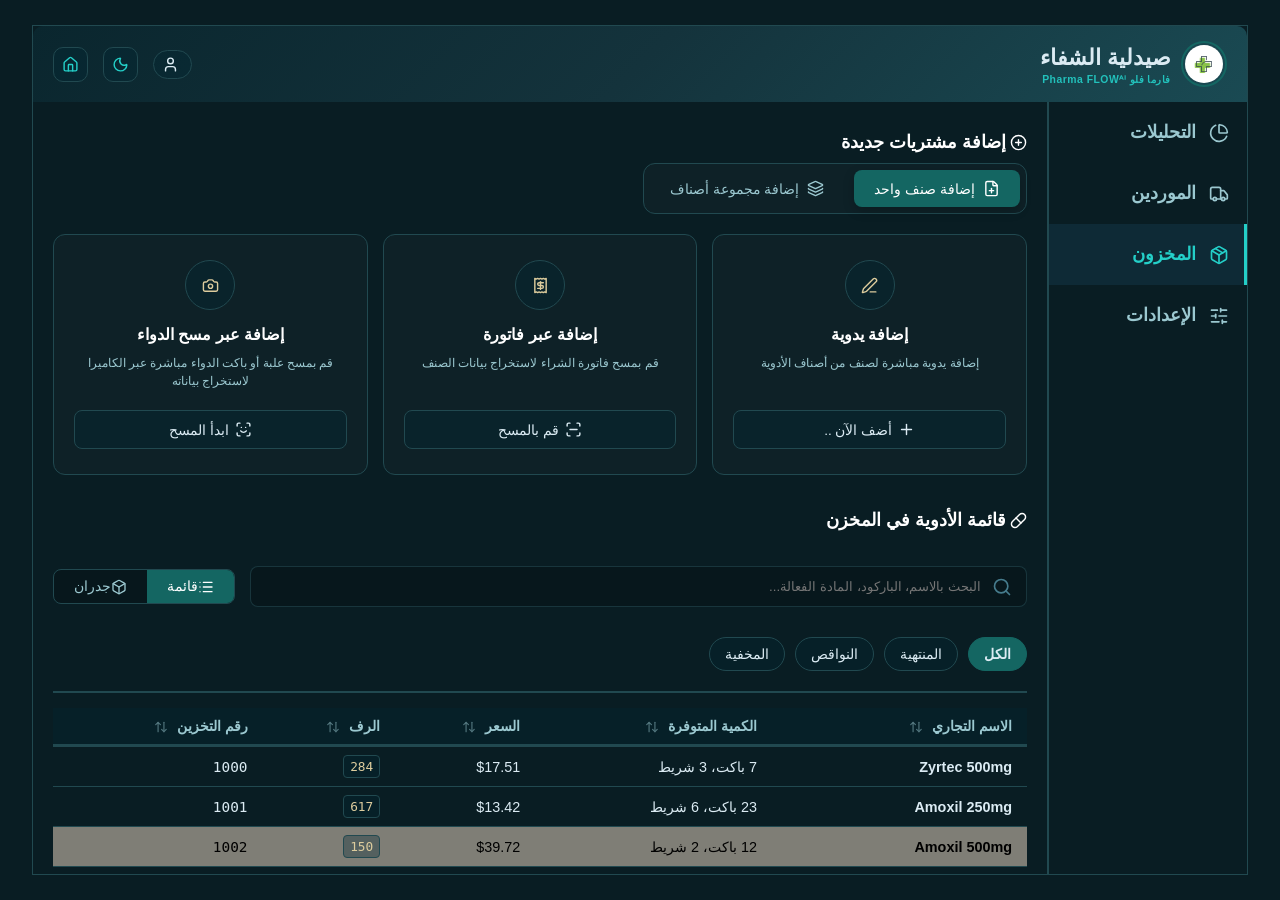
<file: admin/ad-inventory.html>
<!DOCTYPE html>
<html lang="ar" dir="rtl">
<head>
<meta charset="UTF-8">
<meta name="viewport" content="width=device-width, initial-scale=1.0">
<title>لوحة الادارة - Pharma FLOWᴬᴵ</title>
<link rel="stylesheet" href="../css/style.css">
<link rel="stylesheet" href="css/main.css">
<link rel="stylesheet" href="css/ad-inventory.css">
</head>
<body>

<div class="app-container">
    <div class="header">
        <div class="logo-container">
            <img src="../img/logo.jpg" alt="Logo" class="logo-img" onerror="this.style.display='none'">
                <div class="branding-text">
                    <h1 class="header-title"> صيدلية الشفاء</h1>
                    <a href="#" class="system-link">فارما فلو Pharma FLOWᴬᴵ</a>
                </div>
            </div>
        <div class="header-actions">

            <div class="user-profile">
                <span class="user-name"> </span>
                <i data-lucide="user"></i>
            </div>
			<button class="theme-toggle" id="themeToggle" onclick="toggleTheme()" title="تغيير الثيم">
                <i data-lucide="moon" id="themeIcon"></i>
            </button>
			  <button class="theme-toggle" onclick="window.location.href='../sales.html'">
            
            <i data-lucide="home"></i>
        </button>
        </div>
    </div> 

    <div class="admin-tabs">
        <a href="ad-analytics.html" class="admin-tab  "><i data-lucide="pie-chart" class="admin-tab-icon"></i> التحليلات</a>
        <a href="ad-suppliers.html" class="admin-tab "><i data-lucide="truck" class="admin-tab-icon"></i> الموردين</a>
        <a href="ad-inventory.html" class="admin-tab active"><i data-lucide="package" class="admin-tab-icon"></i> المخزون</a>
        
        <a href="ad-settings.html" class="admin-tab "><i data-lucide="sliders-horizontal" class="admin-tab-icon"></i> الإعدادات</a>
    </div>


<div id="inventory-admin" class="view active">
       <h3 class="main-title"><i data-lucide="plus-circle"></i> إضافة مشتريات جديدة</h3>
        <!-- أزرار التبديل بين وضع الإضافة -->
        <div class="purchase-mode-toggle">
            <label class="mode-radio active" onclick="switchPurchaseMode('single')">
                <input type="radio" name="purchaseMode" value="single" checked style="display:none;">
                <i data-lucide="file-plus"></i> إضافة صنف واحد
            </label>
            <label class="mode-radio" onclick="switchPurchaseMode('group')">
                <input type="radio" name="purchaseMode" value="group" style="display:none;">
                <i data-lucide="layers"></i> إضافة مجموعة أصناف
            </label>
        </div>

        <!-- حاوية إضافة صنف واحد -->
        <div id="singleItemMode" class="purchase-mode-container active">
            <div class="widgets-grid">
                <!-- الويدجت الأول -->
                <div class="action-widget">
                    <div class="widget-icon-wrapper"><i data-lucide="edit-3"></i></div>
                    <h4 class="widget-title">إضافة يدوية</h4>
                    <p class="widget-desc">إضافة يدوية مباشرة لصنف من أصناف الأدوية</p>
                    <button class="widget-btn" onclick="openManualAddModal()"><i data-lucide="plus"></i> أضف الآن ..</button>
                </div>
                <!-- الويدجت الثاني -->
                <div class="action-widget">
                    <div class="widget-icon-wrapper"><i data-lucide="receipt"></i></div>
                    <h4 class="widget-title">إضافة عبر فاتورة</h4>
                    <p class="widget-desc">قم بمسح فاتورة الشراء لاستخراج بيانات الصنف</p>
                    <button class="widget-btn"><i data-lucide="scan-line"></i> قم بالمسح</button>
                </div>
                <!-- الويدجت الثالث -->
                <div class="action-widget">
                    <div class="widget-icon-wrapper"><i data-lucide="camera"></i></div>
                    <h4 class="widget-title">إضافة عبر مسح الدواء</h4>
                    <p class="widget-desc">قم بمسح علبة أو باكت الدواء مباشرة عبر الكاميرا لاستخراج بياناته</p>
                    <button class="widget-btn"><i data-lucide="scan-face"></i> ابدأ المسح</button>
                </div>
            </div>
        </div>

        <!-- حاوية إضافة مجموعة أصناف -->
        <div id="groupItemMode" class="purchase-mode-container" style="display:none;">
            <a href="#" class="smart-export-btn" target="_blank" title="الانتقال إلى أداة سمارت اكسبورت">
                <i data-lucide="sparkles"></i> استخرج بيانات كل الأدوية المسجلة في سجلك المكتوب بخط اليد عبر أداة سمارت اكسبورت التابعة لمكتبنا
            </a>
            <div class="group-addition-layout">
                <div class="group-form-area">
                    <h4 class="form-area-title"><i data-lucide="table"></i> حقول إضافة الأدوية</h4>
                    <div class="placeholder-box">
                        سيتم إضافة حقول الجدول هنا لاحقاً...
                    </div>
                </div>
                <div class="group-cart-area">
                    <h4 class="cart-area-title"><i data-lucide="shopping-cart"></i> سلة المشتريات المجمعة</h4>
                    <div class="cart-items-container">
                        <div class="cart-empty-state">
                            <i data-lucide="inbox" class="cart-empty-icon"></i><br>
                            لم يتم إضافة أدوية بعد
                        </div>
                    </div>
                    <button class="btn-add btn-confirm-all"><i data-lucide="check-circle"></i> تأكيد الإضافة جميعها</button>
                </div>
            </div>
        </div>

         <div id="inventory">
        <!-- شريط التحكم العلوي (Global Control) -->
		
        <div class="inventory-control-bar">
		 <h3 class="main-title"><i data-lucide="pill"></i> قائمة الأدوية في المخزن</h3>
            <div class="control-row-1">
                <div class="search-box">
                    <i data-lucide="search" class="search-icon"></i>
                    <input type="text" id="inventorySearch" placeholder="البحث بالاسم، الباركود، المادة الفعالة..." onkeyup="filterInventory()">
                </div>
				 <div class="view-toggles">
                    <button class="view-toggle-btn active" id="toggleTableBtn" onclick="toggleView('table')"><i data-lucide="list" class="view-icon"></i>قائمة</button>
                    <button class="view-toggle-btn" id="toggle3DBtn" onclick="toggleView('3d')"><i data-lucide="box" class="view-icon"></i>جدران</button>
                </div>
                </div>
            <div class="control-row-2">
                <div class="filter-actions">
                    <button class="filter-btn active" onclick="applyFilter('all', this)">الكل</button>
                    <button class="filter-btn expiry-btn" onclick="applyFilter('expiring', this)">المنتهية</button>
                    <button class="filter-btn low-btn" onclick="applyFilter('low-stock', this)">النواقص</button>
                    <button class="filter-btn hidden-btn" onclick="applyFilter('hidden', this)">المخفية</button>
                </div>
                
               
            </div>
        </div>

        <div class="inventory-content-wrapper">
            <!-- جدول المخزون المكثف (The Data Core) -->
            <div id="tableView" class="inventory-view-section active">
                <div class="smart-table-container">
                    <table class="smart-table">
                        <thead>
                            <tr>
                                <th onclick="sortTable('name', this)" class="sortable">الاسم التجاري <i data-lucide="arrow-up-down" class="sort-icon"></i></th>
                                <th onclick="sortTable('qtyMajor', this)" class="sortable">الكمية المتوفرة <i data-lucide="arrow-up-down" class="sort-icon"></i></th>
                                <th onclick="sortTable('price', this)" class="sortable">السعر <i data-lucide="arrow-up-down" class="sort-icon"></i></th>
                                <th onclick="sortTable('shelfNum', this)" class="sortable">الرف <i data-lucide="arrow-up-down" class="sort-icon"></i></th>
                                <th onclick="sortTable('storageNum', this)" class="sortable">رقم التخزين <i data-lucide="arrow-up-down" class="sort-icon"></i></th>
                            </tr>
                        </thead>
                        <tbody id="inventoryTableBody">
                            <!-- سيتم ملؤه بالجافاسكريبت -->
                        </tbody>
                    </table>
                </div>
            </div>

            <!-- عرض الجدران 3D (الذي كان موجوداً) -->
            <div id="threeDView" class="inventory-view-section" style="display:none;">
                
                <!-- إعدادات الجدران -->
                <div class="walls-config-container">
                    <h5 class="config-title"><i data-lucide="settings"></i> إعدادات هيكل الجدران</h5>
                    <div class="config-grid">
                        <div class="config-group">
                            <label>عدد الجدران</label>
                            <input type="number" id="inpWallsCount" value="3" min="1" max="10" class="form-input">
                        </div>
                        <div class="config-group">
                            <label>عدد الصفوف</label>
                            <input type="number" id="inpRowsCount" value="15" min="1" max="50" class="form-input">
                        </div>
                        <div class="config-group">
                            <label>عدد الأعمدة</label>
                            <input type="number" id="inpColsCount" value="20" min="1" max="50" class="form-input">
                        </div>
                        <div class="config-group" style="display: flex; align-items: flex-end;">
                            <button class="btn-apply-config" onclick="applyWallsConfig()"><i data-lucide="check"></i> تطبيق</button>
                        </div>
                    </div>
                </div>

                <div class="scene">
                    <div class="walls-container" id="wallsContainer"></div>
                </div>
            </div>

            <!-- لوحة التفاصيل الجانبية (Quick-Action Flyout) -->
            <div id="quickFlyout" class="quick-flyout">
                <div class="flyout-header">
                    <h4 id="flyoutDrugName">تفاصيل الدواء</h4>
                    <button class="close-flyout" onclick="closeFlyout()"><i data-lucide="x"></i></button>
                </div>
                <div class="flyout-content">
                    <!-- القسم الأول: البيانات المشتركة والإجمالية -->
                    <div class="flyout-section">
                        <h5 class="section-title"><i data-lucide="package"  class="section-title-icon"></i> البيانات المشتركة والإجمالية</h5>
                        <div class="summary-grid">
                            <div class="summary-item">
                                <span class="summary-label"><i data-lucide="tag"></i> الاسم التجاري</span>
                                <span id="flyoutTradeName" class="summary-value">-</span>
                            </div>
                            <div class="summary-item">
                                <span class="summary-label"><i data-lucide="flask-conical"></i> الاسم الطبي</span>
                                <span id="flyoutActiveIngredient" class="summary-value">-</span>
                            </div>
                            <div class="summary-item">
                                <span class="summary-label"><i data-lucide="archive"></i> رقم التخزين</span>
                                <span id="flyoutStorageNum" class="summary-value">-</span>
                            </div>
                            <div class="summary-item">
                                <span class="summary-label"><i data-lucide="layers"></i> النوع</span>
                                <span id="flyoutDrugType" class="summary-value">-</span>
                            </div>
                            <div class="summary-item">
                                <span class="summary-label"><i data-lucide="boxes"></i> الكمية الإجمالية</span>
                                <div class="quantity-wrapper">
                                    <span id="flyoutQty" class="summary-value qty-number">-</span>
                                    <span id="flyoutQtyStatus" class="qty-status">-</span>
                                </div>
                            </div>
                            <div class="summary-item">
                                <span class="summary-label"><i data-lucide="banknote"></i> القيمة النقدية</span>
                                <span id="flyoutTotalValue" class="summary-value value-highlight">-</span>
                            </div>
                        </div>
                    </div>

                    <!-- القسم الثاني: الدفعات المخزنة (Widgets) -->
                    <div class="flyout-section">
                        <h5 class="section-title"><i data-lucide="layers"   class="section-title-icon"></i> الدفعات المخزنة</h5>
                        <div id="batchesWidgetsContainer" class="batches-widgets-container">
                            <!-- سيتم ملؤه بالجافاسكريبت -->
                        </div>
                    </div>
                </div>
            </div>
        </div>
    </div>

    </div>

    <!-- Finance View -->
    
</div>

<!-- قالب نموذج الإضافة العام -->
<template id="purchaseFormTemplate">
    <div class="purchase-form-wrapper">
        <!-- نوع الإضافة -->
        <div class="form-section-toggle">
            <label class="radio-label">
                <input type="radio" name="itemStatus" value="new" checked onchange="toggleItemStatus(this)"> صنف جديد
            </label>
            <label class="radio-label">
                <input type="radio" name="itemStatus" value="existing" onchange="toggleItemStatus(this)"> دفعة لصنف سابق
            </label>
        </div>

        <!-- حقل البحث (يظهر عند اختيار صنف سابق) -->
        <div class="search-existing-wrapper" style="display: none; position: relative;">
            <input type="text" class="form-input search-existing-input" placeholder="ابحث عن صنف مسجل سابقاً..." onkeyup="searchExistingDrug(this)">
            <ul class="autocomplete-dropdown" style="display: none;"></ul>
        </div>

        <!-- القسم الأول: بيانات الصنف -->
        <h5 class="form-section-title"><i data-lucide="info"></i> بيانات الصنف</h5>
        <div class="form-grid">
            <div class="form-group">
                <label><i data-lucide="tag" class="label-icon"></i> الاسم التجاري</label>
                <input type="text" class="form-input" id="inpTradeName" placeholder="مثال: Panadol Advance">
            </div>
            <div class="form-group">
                <label><i data-lucide="flask-conical" class="label-icon"></i> الاسم الطبي</label>
                <input type="text" class="form-input" id="inpMedicalName" placeholder="مثال: Paracetamol">
            </div>
            <div class="form-group">
                <label><i data-lucide="barcode" class="label-icon"></i> رقم التخزين (آلي)</label>
                <input type="text" class="form-input" id="inpStorageNum" readonly style="background: var(--bg-deep); color: var(--text-muted);">
            </div>
            <div class="form-group">
                <label><i data-lucide="factory" class="label-icon"></i> الشركة المصنعة</label>
                <input type="text" class="form-input" id="inpCompany" placeholder="مثال: GSK">
            </div>
            
            <div class="form-group full-width">
                <label><i data-lucide="shapes" class="label-icon"></i> النوع</label>
                <div class="type-radio-group">
                    <label><input type="radio" name="drugType" value="بواكت" checked> بواكت</label>
                    <label><input type="radio" name="drugType" value="علب"> علب</label>
                    <label><input type="radio" name="drugType" value="شرائط"> شرائط</label>
                    <label><input type="radio" name="drugType" value="حقن"> حقن</label>
                    <label><input type="radio" name="drugType" value="custom" onchange="toggleCustomType(this)"> مخصص</label>
                </div>
                <input type="text" id="inpCustomType" class="form-input mt-2" placeholder="اكتب النوع المخصص..." style="display: none;">
            </div>

            <div class="form-group full-width">
                <label><i data-lucide="eye" class="label-icon"></i> نمط التخزين</label>
                <select id="inpStorageMode" class="form-input">
                    <option value="visible">ظاهر</option>
                    <option value="hidden">قابل للإخفاء (سرّي/نواقص مقيدة)</option>
                </select>
            </div>
        </div>

        <!-- القسم الثاني: بيانات الدفعة -->
        <h5 class="form-section-title"><i data-lucide="layers"></i> بيانات الدفعة الأولى</h5>
        <div class="form-grid">
            <div class="form-group">
                <label><i data-lucide="calendar-days" class="label-icon"></i> تاريخ التخزين</label>
                <input type="date" class="form-input" id="inpStorageDate" readonly>
            </div>
            <div class="form-group">
                <label><i data-lucide="boxes" class="label-icon"></i> الكمية</label>
                <input type="number" class="form-input" id="inpQuantity" placeholder="0" oninput="calculateUnitPrice()">
            </div>
            <div class="form-group">
                <label><i data-lucide="banknote" class="label-icon"></i> القيمة النقدية الكلية</label>
                <input type="number" class="form-input" id="inpTotalCost" placeholder="0.00" oninput="calculateUnitPrice()">
            </div>
            <div class="form-group">
                <label><i data-lucide="dollar-sign" class="label-icon"></i> سعر الشراء للوحدة (آلي / قابل للتعديل)</label>
                <input type="number" class="form-input" id="inpUnitCost" placeholder="0.00">
            </div>
            <div class="form-group">
                <label><i data-lucide="badge-dollar" class="label-icon"></i> سعر البيع للوحدة</label>
                <input type="number" class="form-input" id="inpUnitPrice" placeholder="0.00">
            </div>
            <div class="form-group">
                <label><i data-lucide="truck" class="label-icon"></i> المورد</label>
                <select id="inpSupplier" class="form-input">
                    <option value="">-- اختر المورد --</option>
                    <option value="1">مؤسسة فارما كير</option>
                    <option value="2">مستودع الأدوية الحديث</option>
                    <option value="3">الشركة العالمية للأدوية</option>
                </select>
            </div>
            <div class="form-group full-width">
                <label><i data-lucide="calendar-clock" class="label-icon"></i> تاريخ الانتهاء</label>
                <input type="date" class="form-input" id="inpExpiryDate">
            </div>
        </div>
    </div>
</template>

<!-- نافذة الإضافة اليدوية (Modal) -->
<div class="modal-overlay" id="manualAddModal">
    <div class="modal-content" style="max-width: 650px;">
        <div class="modal-header">
            <h3><i data-lucide="edit-3"></i> إضافة يدوية لدواء</h3>
            <button class="close-modal" onclick="closeManualAddModal()"><i data-lucide="x"></i></button>
        </div>
        <div class="modal-body" style="text-align: right; max-height: 70vh; overflow-y: auto; padding: 20px;">
            <!-- هنا سيتم حقن القالب بواسطة الجافاسكريبت -->
            <div id="manualAddFormContainer"></div>
        </div>
        <div class="modal-footer" style="padding: 15px 20px; border-top: 1px solid var(--border-dim); display: flex; justify-content: flex-end; gap: 10px;">
            <button class="btn-text" onclick="closeManualAddModal()">إلغاء</button>
            <button class="btn-primary" onclick="submitManualAdd()"><i data-lucide="save"></i> حفظ في المخزون</button>
        </div>
    </div>
</div>

<script src="js/ad-inventory.js"></script>
<script src="../js/main.js"></script>
<script src="../assets/lucide.min.js"></script>
</body>
</html>
</file>
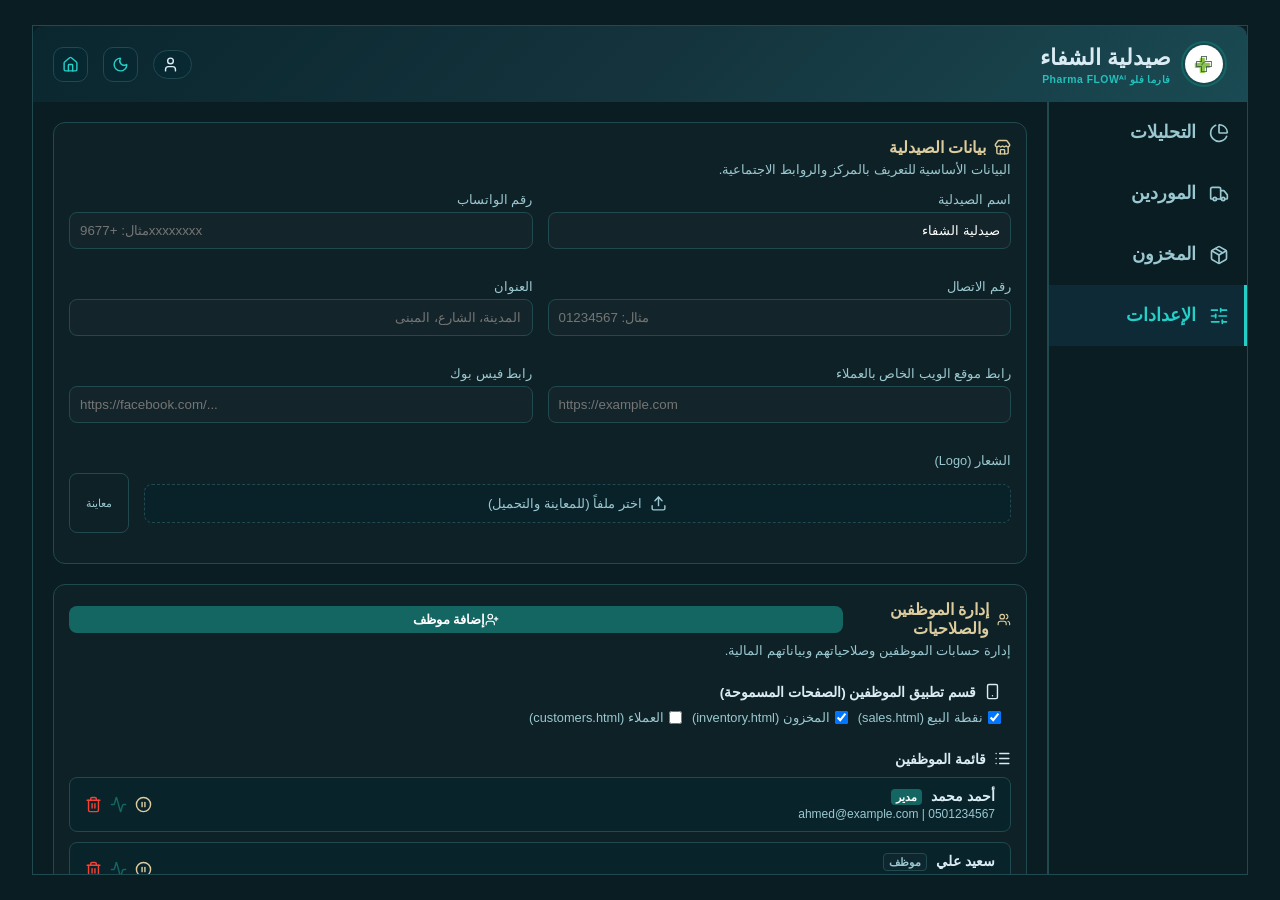
<file: admin/ad-settings.html>
<!DOCTYPE html>
<html lang="ar" dir="rtl">
<head>
<meta charset="UTF-8">
<meta name="viewport" content="width=device-width, initial-scale=1.0">
<title>لوحة الادارة - Pharma FLOWᴬᴵ</title>
<link rel="stylesheet" href="../css/style.css">
<link rel="stylesheet" href="css/main.css">
<link rel="stylesheet" href="css/ad-settings.css">
</head>
<body>

<div class="app-container">
     <div class="header">
        <div class="logo-container">
            <img src="../img/logo.jpg" alt="Logo" class="logo-img" onerror="this.style.display='none'">
                <div class="branding-text">
                    <h1 class="header-title"> صيدلية الشفاء</h1>
                    <a href="#" class="system-link">فارما فلو Pharma FLOWᴬᴵ</a>
                </div>
            </div>
        <div class="header-actions">

            <div class="user-profile">
                <span class="user-name"> </span>
                <i data-lucide="user"></i>
            </div>
			<button class="theme-toggle" id="themeToggle" onclick="toggleTheme()" title="تغيير الثيم">
                <i data-lucide="moon" id="themeIcon"></i>
            </button>
			  <button class="theme-toggle" onclick="window.location.href='../sales.html'">
            
            <i data-lucide="home"></i>
        </button>
        </div>
    </div> 

    <div class="admin-tabs">
        <a href="ad-analytics.html" class="admin-tab "><i data-lucide="pie-chart" class="admin-tab-icon"></i> التحليلات</a>
        <a href="ad-suppliers.html" class="admin-tab "><i data-lucide="truck" class="admin-tab-icon"></i> الموردين</a>
        <a href="ad-inventory.html" class="admin-tab "><i data-lucide="package" class="admin-tab-icon"></i> المخزون</a>
       
        <a href="ad-settings.html" class="admin-tab active"><i data-lucide="sliders-horizontal" class="admin-tab-icon"></i> الإعدادات</a>
    </div>

<div id="settings-admin" class="view active">

        
        <!-- 1. بيانات الصيدلية -->
        <div class="settings-card">
            <h4 class="settings-card-title"><i data-lucide="store"></i> بيانات الصيدلية</h4>
            <p class="settings-card-desc">البيانات الأساسية للتعريف بالمركز والروابط الاجتماعية.</p>
            
            <div class="settings-grid-2">
                <div class="form-group">
                    <label>اسم الصيدلية</label>
                    <input type="text" value="صيدلية الشفاء">
                </div>
                <div class="form-group">
                    <label>رقم الواتساب</label>
                    <input type="tel" dir="ltr" placeholder="مثال: +9677xxxxxxxx">
                </div>
                <div class="form-group">
                    <label>رقم الاتصال</label>
                    <input type="tel" dir="ltr" placeholder="مثال: 01234567">
                </div>
                <div class="form-group">
                    <label>العنوان</label>
                    <input type="text" placeholder="المدينة، الشارع، المبنى">
                </div>
                <div class="form-group">
                    <label>رابط موقع الويب الخاص بالعملاء</label>
                    <input type="url" dir="ltr" placeholder="https://example.com">
                </div>
                <div class="form-group">
                    <label>رابط فيس بوك</label>
                    <input type="url" dir="ltr" placeholder="https://facebook.com/...">
                </div>
                <div class="form-group settings-full-width">
                    <label>الشعار (Logo)</label>
                    <div class="upload-container">
                        <button class="btn-upload"><i data-lucide="upload"></i> اختر ملفاً (للمعاينة والتحميل)</button>
                        <div class="upload-preview">
                            <span>معاينة</span>
                        </div>
                    </div>
                </div>
            </div>
        </div>

        <!-- 2. ادارة الموظفين و الصلاحيات -->
        <div class="settings-card">
            <div class="settings-card-header">
                <h4 class="settings-card-title"><i data-lucide="users"></i> إدارة الموظفين والصلاحيات</h4>
                <button class="btn-add" style="margin: 0; padding: 5px 10px; font-size: 0.8rem;" onclick="openModal('addStaffModal')"><i data-lucide="user-plus" style="width: 14px;"></i> إضافة موظف</button>
            </div>
            <p class="settings-card-desc">إدارة حسابات الموظفين وصلاحياتهم وبياناتهم المالية.</p>

            <!-- قسم تطبيق الموظفين -->
            <div class="settings-sub-section compact">
                <h5 class="settings-sub-title"><i data-lucide="smartphone"></i> قسم تطبيق الموظفين (الصفحات المسموحة)</h5>
                <div class="settings-check-group">
                    <label class="settings-check-label">
                        <input type="checkbox" checked> نقطة البيع (sales.html)
                    </label>
                    <label class="settings-check-label">
                        <input type="checkbox" checked> المخزون (inventory.html)
                    </label>
                    <label class="settings-check-label">
                        <input type="checkbox"> العملاء (customers.html)
                    </label>
                </div>
            </div>

            <!-- قسم قائمة الموظفين -->
            <h5 class="settings-sub-title"><i data-lucide="list"></i> قائمة الموظفين</h5>
            <div class="staff-list">
                <div class="staff-item">
                    <div class="staff-info">
                        <span class="staff-name">أحمد محمد <span class="staff-role admin">مدير</span></span>
                        <span class="staff-contact">ahmed@example.com | 0501234567</span>
                    </div>
                    <div class="staff-actions">
                        <button class="btn-icon yellow" title="تجميد/إيقاف"><i data-lucide="pause-circle"></i></button>
                        <button class="btn-icon blue" title="عرض النشاط"><i data-lucide="activity"></i></button>
                        <button class="btn-icon red" title="حذف"><i data-lucide="trash-2"></i></button>
                    </div>
                </div>
                
                <div class="staff-item">
                    <div class="staff-info">
                        <span class="staff-name">سعيد علي <span class="staff-role user">موظف</span></span>
                        <span class="staff-contact">saeed@example.com | 0509876543</span>
                    </div>
                    <div class="staff-actions">
                        <button class="btn-icon yellow" title="تجميد/إيقاف"><i data-lucide="pause-circle"></i></button>
                        <button class="btn-icon blue" title="عرض النشاط"><i data-lucide="activity"></i></button>
                        <button class="btn-icon red" title="حذف"><i data-lucide="trash-2"></i></button>
                    </div>
                </div>
            </div>
        </div>

        <!-- 3. الأمان والمزامنة وقاعدة البيانات -->
        <div class="settings-card" style="margin-bottom: 0;">
            <h4 class="settings-card-title"><i data-lucide="shield"></i> الأمان والمزامنة وقاعدة البيانات</h4>
            <p class="settings-card-desc">إدارة النسخ الاحتياطي والروابط البرمجية للمشروع.</p>
            
            <div class="settings-grid-1">
                <!-- النسخ الاحتياطي -->
                <div class="settings-sub-section">
                    <h5 class="settings-sub-title"><i data-lucide="database"></i> النسخ الاحتياطي التلقائي واليدوي</h5>
                    
                    <div class="settings-inline-group">
                        <label class="settings-check-label light">
                            <input type="checkbox" checked> تفعيل النسخ التلقائي
                        </label>
                        <div class="settings-inline-item">
                            <span>الوقت:</span>
                            <input type="time" value="02:00" class="settings-inline-input" dir="ltr">
                        </div>
                        <div class="settings-inline-item">
                            <span>التنسيق:</span>
                            <select class="settings-inline-input">
                                <option>JSON</option>
                                <option>Excel</option>
                            </select>
                        </div>
                        <div class="settings-inline-item">
                            <span>النوع:</span>
                            <select class="settings-inline-input">
                                <option>محلي وسحابي</option>
                                <option>محلي فقط</option>
                                <option>سحابي فقط</option>
                            </select>
                        </div>
                    </div>
                    
                    <div class="export-buttons">
                        <button class="btn-export green"><i data-lucide="file-spreadsheet" style="width: 16px;"></i> تصدير Excel</button>
                        <button class="btn-export blue"><i data-lucide="file-json" style="width: 16px;"></i> تصدير JSON</button>
                        <button class="btn-export yellow"><i data-lucide="database" style="width: 16px;"></i> تصدير SQL</button>
                        <button class="btn-export red"><i data-lucide="file-text" style="width: 16px;"></i> تصدير PDF</button>
                    </div>
                </div>

                <!-- الطابعة -->
                <div class="settings-sub-section">
                    <h5 class="settings-sub-title"><i data-lucide="printer"></i> خيارات ربط الطابعة الحرارية</h5>
                    <div class="settings-inline-group" style="align-items: flex-end;">
                        <div class="form-group" style="flex: 1; min-width: 200px; margin-bottom: 0;">
                            <label>الطابعة الافتراضية</label>
                            <select>
                                <option>POS-80C</option>
                                <option>XP-80 Printer</option>
                                <option>Microsoft Print to PDF</option>
                            </select>
                        </div>
                        <div class="form-group" style="flex: 1; min-width: 150px; margin-bottom: 0;">
                            <label>عرض الورق</label>
                            <select>
                                <option>80mm</option>
                                <option>58mm</option>
                            </select>
                        </div>
                        <button style="padding: 10px 15px; background: var(--button); border: 1px solid var(--border-dim); color: var(--text-light); border-radius: 8px; cursor: pointer;">اختبار الطباعة</button>
                    </div>
                </div>

                <!-- الروابط -->
                <div class="settings-sub-section">
                    <h5 class="settings-sub-title"><i data-lucide="link"></i> روابط البرمجة</h5>
                    <div class="settings-grid-2" style="gap: 10px;">
                        <div class="form-group">
                            <label>رابط الدومين</label>
                            <input type="url" dir="ltr" placeholder="https://...">
                        </div>
                        <div class="form-group">
                            <label>رابط GitHub</label>
                            <input type="url" dir="ltr" placeholder="https://github.com/...">
                        </div>
                        <div class="form-group">
                            <label>رابط قاعدة البيانات</label>
                            <input type="url" dir="ltr" placeholder="https://supabase.com/...">
                        </div>
                        <div class="form-group">
                            <label>رابط الاستضافة</label>
                            <input type="url" dir="ltr" placeholder="https://vercel.com/...">
                        </div>
                        <div class="form-group settings-full-width">
                            <label><i data-lucide="key"></i> مفتاح API Gemini</label>
                            <div class="api-key-container">
                                <input type="password" id="geminiApiKey" dir="ltr" placeholder="AIzaSy..." value="AIzaSy-XXXXX-XXXXX">
                                <button class="btn-api-test" onclick="testGeminiConnection()">
                                    <i data-lucide="zap"></i> حفظ واختبار الاتصال
                                </button>
                            </div>
                            
                            <!-- شريط الكوتا -->
                            <div class="quota-section">
                                <div class="quota-labels">
                                    <span>استهلاك الكوتا (المجانية)</span>
                                    <span id="quotaPercentage">45%</span>
                                </div>
                                <div class="quota-bar-bg">
                                    <div id="quotaBarFill" class="quota-bar-fill" style="width: 45%;"></div>
                                </div>
                                <div class="quota-footer">
                                    <span>المتبقي: <strong id="quotaRemaining">550</strong> طلب تقريباً</span>
                                    <span>الحد الأقصى: 1000 طلب/يوم</span>
                                </div>
                            </div>
                        </div>
                    </div>
                </div>
            </div>
        </div>

    <!-- Modal: إضافة موظف -->
    <div id="addStaffModal" class="settings-modal">
        <div class="settings-modal-content">
            <div class="settings-modal-header">
                <h3 class="settings-modal-title"><i data-lucide="user-plus"></i> إضافة موظف جديد</h3>
                <button onclick="closeModal('addStaffModal')" class="btn-close"><i data-lucide="x"></i></button>
            </div>
            <div class="settings-modal-body">
                <div class="form-group" style="margin-bottom: 0;">
                    <label>اسم الموظف</label>
                    <input type="text" placeholder="الاسم الكامل">
                </div>
                <div class="settings-modal-row">
                    <div class="form-group">
                        <label>PIN / كلمة المرور</label>
                        <input type="password" dir="ltr" placeholder="••••">
                    </div>
                    <div class="form-group">
                        <label>الصلاحية</label>
                        <select>
                            <option>موظف</option>
                            <option>مدير</option>
                        </select>
                    </div>
                </div>
                <div class="settings-modal-row">
                    <div class="form-group">
                        <label>الراتب الشهري</label>
                        <input type="number" placeholder="المبلغ">
                    </div>
                    <div class="form-group">
                        <label>الايميل</label>
                        <input type="email" dir="ltr" placeholder="email@example.com">
                    </div>
                </div>
                <div class="settings-modal-row">
                    <div class="form-group">
                        <label>رقم الهاتف</label>
                        <input type="tel" dir="ltr" placeholder="050...">
                    </div>
                    <div class="form-group">
                        <label>رقم الواتساب</label>
                        <input type="tel" dir="ltr" placeholder="050...">
                    </div>
                </div>
            </div>
            <div class="settings-modal-footer">
                <button onclick="closeModal('addStaffModal')" class="btn-cancel">إلغاء</button>
                <button onclick="closeModal('addStaffModal')" class="btn-save"><i data-lucide="save" style="width: 16px;"></i> حفظ</button>
            </div>
        </div>
    </div>

    <script>
        function openModal(id) {
            document.getElementById(id).style.display = 'flex';
        }
        function closeModal(id) {
            document.getElementById(id).style.display = 'none';
        }

        // Gemini Connection Test
        function testGeminiConnection() {
            const btn = document.querySelector('.btn-api-test');
            const originalContent = btn.innerHTML;
            
            btn.innerHTML = '<i data-lucide="loader-2" class="spin"></i> جاري الاختبار...';
            btn.disabled = true;
            
            // محاكاة اختبار الاتصال
            setTimeout(() => {
                const success = Math.random() > 0.2; // 80% نجاح
                
                if (success) {
                    btn.innerHTML = '<i data-lucide="check-circle"></i> متصل بنجاح';
                    btn.style.background = '#4caf50';
                    
                    // تحديث الكوتا بشكل وهمي عند النجاح
                    const randomUsage = Math.floor(Math.random() * 80);
                    updateQuotaUI(randomUsage);
                } else {
                    btn.innerHTML = '<i data-lucide="alert-circle"></i> فشل الاتصال';
                    btn.style.background = '#f44336';
                }
                
                if(typeof lucide !== 'undefined') lucide.createIcons();
                
                setTimeout(() => {
                    btn.innerHTML = originalContent;
                    btn.style.background = '';
                    btn.disabled = false;
                    if(typeof lucide !== 'undefined') lucide.createIcons();
                }, 3000);
            }, 2000);
        }

        function updateQuotaUI(percentage) {
            const bar = document.getElementById('quotaBarFill');
            const label = document.getElementById('quotaPercentage');
            const remaining = document.getElementById('quotaRemaining');
            
            if(!bar || !label || !remaining) return;

            bar.style.width = percentage + '%';
            label.innerText = percentage + '%';
            
            const remainingRequests = Math.floor(1000 * (1 - percentage/100));
            remaining.innerText = remainingRequests;
            
            // تغيير اللون حسب الاستهلاك
            if (percentage > 80) {
                bar.style.background = '#f44336';
            } else if (percentage > 50) {
                bar.style.background = 'var(--accent-yellow)';
            } else {
                bar.style.background = 'linear-gradient(90deg, var(--accent-blue), #4caf50)';
            }
        }
    </script>

</div>

<script src="../assets/lucide.min.js"></script>

</div>

<script>
    if(typeof lucide !== 'undefined') {
        lucide.createIcons();
    }

    function switchTab(tabId, element) {
        document.querySelectorAll('.view').forEach(v => v.classList.remove('active'));
        document.querySelectorAll('.tab').forEach(t => t.classList.remove('active'));
        document.getElementById(tabId).classList.add('active');
        element.classList.add('active');
    }

    function toggleInvView(view) {
        const d3 = document.getElementById('inv-3d-view');
        const hd = document.getElementById('inv-hd-view');
        const btn3d = document.getElementById('btn3d');
        const btnHd = document.getElementById('btnHd');

        if(view === '3d') {
            d3.style.display = 'block';
            hd.style.display = 'none';
            btn3d.style.background = 'var(--accent-blue)';
            btn3d.style.color = 'white';
            btnHd.style.background = 'var(--button)';
            btnHd.style.color = 'var(--text-muted)';
        } else {
            d3.style.display = 'none';
            hd.style.display = 'block';
            btnHd.style.background = 'var(--accent-blue)';
            btnHd.style.color = 'white';
            btn3d.style.background = 'var(--button)';
            btn3d.style.color = 'var(--text-muted)';
        }
    }

    // Initialize 3D Walls for Admin
    const adminWallsContainer = document.getElementById('adminWallsContainer');
    const hdGrid = document.getElementById('hdGrid');
    const drugs = ['Amoxil', 'Panadol', 'Voltaren', 'Nexium', 'Lipitor', 'Zyrtec', 'Aspirin'];

    for(let w=1; w<=3; w++) {
        let wall = document.createElement('div');
        wall.className = 'wall';
        wall.style.width = '300px'; // Smaller for admin view
        wall.style.height = '200px';
        wall.style.gridTemplateColumns = 'repeat(10, 1fr)';
        wall.style.gridTemplateRows = 'repeat(8, 1fr)';

        for(let i=0; i<80; i++) {
            let cell = document.createElement('div');
            cell.className = 'shelf-cell';
            cell.innerHTML = `<span style="font-size:0.4rem; color:var(--text-light)">${w}-${i}</span>`;
            wall.appendChild(cell);

            // Add to HD Grid
            let hdCell = document.createElement('div');
            hdCell.className = 'hd-cell';
            hdCell.innerText = drugs[Math.floor(Math.random() * drugs.length)];
            hdGrid.appendChild(hdCell);
        }
        adminWallsContainer.appendChild(wall);
    }

    function startScan() {
        const result = document.getElementById('scanResult');
        result.style.display = 'block';
    }

    let totalSales = 1250.50;
    let currentExpenses = 0;

    function calculateProfit() {
        const amount = parseFloat(document.getElementById('financeAmount').value) || 0;
        const totalExpSpan = document.getElementById('totalExpenses');
        const netProfitSpan = document.getElementById('netProfit');

        // Note: In a real app, this would be more complex, tracking a list of entries.
        // For mockup, we just use the current value of the input as the "new" expense if they are adding one.
        // Here we just update the UI preview.
        const previewExp = currentExpenses + amount;
        const previewProfit = totalSales - previewExp;

        totalExpSpan.innerText = `$${previewExp.toFixed(2)}`;
        netProfitSpan.innerText = `$${previewProfit.toFixed(2)}`;
    }

    function addFinance(type) {
        const amount = parseFloat(document.getElementById('financeAmount').value) || 0;
        if(amount <= 0) return alert("الرجاء إدخال مبلغ صحيح");

        if(type === 'expense') {
            currentExpenses += amount;
        } else {
            totalSales += amount;
        }

        document.getElementById('financeAmount').value = '';
        calculateProfit();
        alert("تمت الإضافة بنجاح");
    }

    // ========== بيانات الموردين (Suppliers Data) ==========
    let suppliersData = [
        { id: 'SUP001', name: 'الشركة العربية للأدوية', representative: 'محمد أحمد', phone: '+966501234567', totalPurchases: 125000, totalPaid: 75000, remaining: 50000, specialty: ['مضادات حيوية', 'مسكنات'], lastSupply: '2024-01-15', status: 'active', warehouseLocation: 'الرياض - حي الصناعية', visitSchedule: 'كل يوم ثلاثاء', notes: 'يقدم خصومات 5% عند السداد النقدي', rating: 5, pendingOrders: 2 },
        { id: 'SUP002', name: 'فايزر السعودية', representative: 'أحمد علي', phone: '+966502345678', totalPurchases: 89000, totalPaid: 89000, remaining: 0, specialty: ['أدوية مزمنة', 'فيتامينات'], lastSupply: '2024-01-20', status: 'active', warehouseLocation: 'جدة - المنطقة الصناعية', visitSchedule: 'أسبوعياً - الأحد', notes: 'لا يقبل الإرجاع بعد شهر من الاستلام', rating: 4, pendingOrders: 1 },
        { id: 'SUP003', name: 'نوفارتيس فارما', representative: 'خالد سعد', phone: '+966503456789', totalPurchases: 45000, totalPaid: 20000, remaining: 25000, specialty: ['أدوية السرطان', 'أدوية نادرة'], lastSupply: '2024-01-10', status: 'debt', warehouseLocation: 'الدمام - المدينة الصناعية', visitSchedule: 'شهرياً', notes: 'مطلوب سداد المتبقي قبل الطلب الجديد', rating: 3, pendingOrders: 0 },
        { id: 'SUP004', name: 'شركة الأهلية للمستحضرات', representative: 'سعيد محمد', phone: '+966504567890', totalPurchases: 67000, totalPaid: 67000, remaining: 0, specialty: ['مكملات غذائية', 'عناية شخصية'], lastSupply: '2024-01-25', status: 'suspended', warehouseLocation: 'الرياض - حي الورود', visitSchedule: 'متوقف حالياً', notes: 'موقف مؤقتاً بسبب مشاكل في الجودة', rating: 2, pendingOrders: 0 },
        { id: 'SUP005', name: ' سانوفي أفنتيس', representative: 'عمر خالد', phone: '+966505678901', totalPurchases: 156000, totalPaid: 100000, remaining: 56000, specialty: ['أنسولين', 'أدوية سكري'], lastSupply: '2024-01-22', status: 'active', warehouseLocation: 'جدة - شمال الصناعية', visitSchedule: 'كل يوم خميس', notes: '', rating: 5, pendingOrders: 3 },
        { id: 'SUP006', name: 'ميرك شارب ودوم', representative: 'فهد عبدالله', phone: '+966506789012', totalPurchases: 78000, totalPaid: 60000, remaining: 18000, specialty: ['أدوية قلب', 'أدوية ضغط'], lastSupply: '2024-01-18', status: 'debt', warehouseLocation: 'الرياض - المدينة الصناعية الثانية', visitSchedule: 'أسبوعياً - الأربعاء', notes: '', rating: 4, pendingOrders: 1 },
        { id: 'SUP007', name: 'جونسون آند جونسون', representative: 'ناصر سالم', phone: '+966507890123', totalPurchases: 34000, totalPaid: 34000, remaining: 0, specialty: ['مستلزمات طبية', 'ضمادات'], lastSupply: '2024-01-28', status: 'active', warehouseLocation: 'الدمام - المنطقة الحرة', visitSchedule: 'شهرياً', notes: 'جودة ممتازة في المستلزمات', rating: 5, pendingOrders: 0 },
        { id: 'SUP008', name: 'أسترازينيكا', representative: 'بدر عبدالرحمن', phone: '+966508901234', totalPurchases: 92000, totalPaid: 85000, remaining: 7000, specialty: ['أدوية جهاز تنفسي', 'ربو'], lastSupply: '2024-01-24', status: 'active', warehouseLocation: 'جدة - حي البوادي', visitSchedule: 'كل يوم سبت', notes: '', rating: 4, pendingOrders: 2 }
    ];

    let supplierInvoicesData = [
        { id: 'INV-S001', supplierId: 'SUP001', date: '2024-01-15', dueDate: '2024-02-15', amount: 25000, status: 'pending', items: ['أموكسيل 500mg', 'أوجمنتين 625mg'] },
        { id: 'INV-S002', supplierId: 'SUP001', date: '2023-12-20', dueDate: '2024-01-20', amount: 30000, status: 'paid', items: ['سيبروفلوكساسين 500mg'] },
        { id: 'INV-S003', supplierId: 'SUP002', date: '2024-01-20', dueDate: '2024-02-20', amount: 15000, status: 'paid', items: ['ليبيتور 20mg', 'فيتامين D3'] },
        { id: 'INV-S004', supplierId: 'SUP003', date: '2024-01-10', dueDate: '2024-02-10', amount: 25000, status: 'pending', items: ['أدوية سرطان متنوعة'] },
        { id: 'INV-S005', supplierId: 'SUP005', date: '2024-01-22', dueDate: '2024-02-22', amount: 45000, status: 'pending', items: ['أنسولين سريع', 'أنسولين بطيء'] },
        { id: 'INV-S006', supplierId: 'SUP006', date: '2024-01-18', dueDate: '2024-02-18', amount: 18000, status: 'pending', items: ['كونكور 5mg', 'كوفتور 10mg'] },
        { id: 'INV-S007', supplierId: 'SUP008', date: '2024-01-24', dueDate: '2024-02-24', amount: 12000, status: 'pending', items: ['سيريتايد 250', 'فنتولين بخاخ'] }
    ];

    let supplierProductsData = [
        { supplierId: 'SUP001', products: ['أموكسيل 500mg', 'أوجمنتين 625mg', 'سيبروفلوكساسين 500mg', 'زيثروماكس 250mg'] },
        { supplierId: 'SUP002', products: ['ليبيتور 20mg', 'فيتامين D3 1000IU', 'فيتامين B12', 'أوميغا 3'] },
        { supplierId: 'SUP003', products: ['أدوية السرطان المتخصصة', 'أدوية المناعة'] },
        { supplierId: 'SUP005', products: ['أنسولين سريع المفعول', 'أنسولين بطيء المفعول', ' strips قياس السكر'] },
        { supplierId: 'SUP006', products: ['كونكور 5mg', 'كوفتور 10mg', 'أملوديبين 5mg'] },
        { supplierId: 'SUP007', products: ['ضمادات طبية', 'مستلزمات تضميد', 'قفازات طبية', 'كمامات'] },
        { supplierId: 'SUP008', products: ['سيريتايد 250', 'فنتولين بخاخ', 'بريدنيزون 5mg'] }
    ];

    let selectedSupplier = null;
    let currentSupplierFilter = 'all';
    let currentSupplierSort = { field: 'name', asc: true };

    // ========== دوال عرض الموردين ==========
    function renderSuppliersTable() {
        const tbody = document.getElementById('suppliersTableBody');
        let filtered = suppliersData;

        // فلترة
        if (currentSupplierFilter !== 'all') {
            filtered = suppliersData.filter(s => s.status === currentSupplierFilter);
        }

        // بحث
        const searchTerm = document.getElementById('supplierSearch')?.value.toLowerCase() || '';
        if (searchTerm) {
            filtered = filtered.filter(s =>
                s.name.toLowerCase().includes(searchTerm) ||
                s.representative.toLowerCase().includes(searchTerm) ||
                s.phone.includes(searchTerm)
            );
        }

        // ترتيب
        filtered.sort((a, b) => {
            let valA = a[currentSupplierSort.field];
            let valB = b[currentSupplierSort.field];

            if (typeof valA === 'string') {
                valA = valA.toLowerCase();
                valB = valB.toLowerCase();
            }

            if (valA < valB) return currentSupplierSort.asc ? -1 : 1;
            if (valA > valB) return currentSupplierSort.asc ? 1 : -1;
            return 0;
        });

        tbody.innerHTML = filtered.map((supplier, index) => {
            const serialNumber = index + 1;
            const statusClass = supplier.status;
            const statusText = getSupplierStatusText(supplier.status);
            const statusIcon = supplier.status === 'active' ? 'check-circle-2' : supplier.status === 'suspended' ? 'pause-circle' : 'alert-triangle';
            const daysSince = getDaysSince(supplier.lastSupply);

            return `
                <tr onclick="openSupplierFlyout('${supplier.id}')">
                    <td class="serial-cell">
                        <span class="serial-number">${serialNumber}</span>
                    </td>
                    <td>
                        <div class="supplier-identity-cell">
                            <span class="supplier-name">${supplier.name}</span>
                            <span class="supplier-code">#${supplier.id}</span>
                            <div class="supplier-rating-bar">
                                ${renderRatingDots(supplier.rating)}
                            </div>
                        </div>
                    </td>
                    <td>
                        <div class="representative-cell">
                            <span class="rep-name">${supplier.representative}</span>
                            <span class="rep-phone">${supplier.phone}</span>
                        </div>
                    </td>
                    <td>
                        <div class="financial-cell">
                            <div class="financial-row">
                                <span class="financial-label">المشتريات:</span>
                                <span class="financial-value">$${supplier.totalPurchases.toLocaleString()}</span>
                            </div>
                            <div class="financial-row">
                                <span class="financial-label">المتبقي:</span>
                                <span class="financial-value ${supplier.remaining > 0 ? 'debt' : 'credit'}">$${supplier.remaining.toLocaleString()}</span>
                            </div>
                        </div>
                    </td>
                    <td>
                        <div class="specialty-tags">
                            ${supplier.specialty.map(spec => `<span class="specialty-tag">${spec}</span>`).join('')}
                        </div>
                    </td>
                    <td>
                        <div class="last-supply-cell">
                            <span class="supply-date">${formatDateShort(supplier.lastSupply)}</span>
                            <span class="supply-days">منذ ${daysSince} يوم</span>
                        </div>
                    </td>
                    <td>
                        <span class="status-badge ${statusClass}">
                            <i data-lucide="${statusIcon}"></i> ${statusText}
                        </span>
                    </td>
                </tr>
            `;
        }).join('');

        // تحديث المؤشرات
        updateSuppliersMetrics();

        if (typeof lucide !== 'undefined') lucide.createIcons();
    }

    function getSupplierStatusText(status) {
        const map = { active: 'نشط', suspended: 'موقوف', debt: 'ديون' };
        return map[status] || status;
    }

    function getDaysSince(dateString) {
        const date = new Date(dateString);
        const now = new Date();
        const diffTime = Math.abs(now - date);
        return Math.ceil(diffTime / (1000 * 60 * 60 * 24));
    }

    function renderRatingDots(rating) {
        let dots = '';
        for (let i = 0; i < 5; i++) {
            const colorClass = i < rating ? (rating >= 4 ? 'good' : rating >= 3 ? 'warning' : 'danger') : '';
            dots += `<span class="rating-dot ${colorClass}"></span>`;
        }
        return dots;
    }

    function updateSuppliersMetrics() {
        const totalDebt = suppliersData.reduce((sum, s) => sum + s.remaining, 0);
        const pendingOrders = suppliersData.reduce((sum, s) => sum + s.pendingOrders, 0);
        const avgRating = suppliersData.reduce((sum, s) => sum + s.rating, 0) / suppliersData.length;

        document.getElementById('supplierTotalDebt').textContent = '$' + totalDebt.toLocaleString();
        document.getElementById('pendingOrders').textContent = pendingOrders;
        document.getElementById('supplyPerformance').textContent = Math.round(avgRating * 20) + '%';
    }

    function filterSuppliers() {
        renderSuppliersTable();
    }

    function filterSuppliersByStatus(status, btn) {
        currentSupplierFilter = status;

        document.querySelectorAll('.suppliers-filter-row .filter-pill').forEach(p => p.classList.remove('active'));
        btn.classList.add('active');

        renderSuppliersTable();
    }

    function sortSuppliers(field, th) {
        if (currentSupplierSort.field === field) {
            currentSupplierSort.asc = !currentSupplierSort.asc;
        } else {
            currentSupplierSort.field = field;
            currentSupplierSort.asc = true;
        }

        document.querySelectorAll('.suppliers-table th').forEach(h => h.classList.remove('sort-asc', 'sort-desc'));
        th.classList.add(currentSupplierSort.asc ? 'sort-asc' : 'sort-desc');

        renderSuppliersTable();
    }

    function openAddSupplierModal() {
        alert('سيتم فتح نموذج إضافة مورد جديد');
    }

    // ========== نافذة تفاصيل المورد ==========
    function openSupplierFlyout(supplierId) {
        const supplier = suppliersData.find(s => s.id === supplierId);
        if (!supplier) return;

        selectedSupplier = supplier;

        // تحديث العنوان
        document.getElementById('flyoutSupplierTitle').textContent = supplier.name;

        // تحديث الملخص المالي
        document.getElementById('flyoutTotalPurchases').textContent = '$' + supplier.totalPurchases.toLocaleString();
        document.getElementById('flyoutTotalPaid').textContent = '$' + supplier.totalPaid.toLocaleString();
        document.getElementById('flyoutSupplierRemaining').textContent = '$' + supplier.remaining.toLocaleString();

        // عدد الفواتير
        const supplierInvoices = supplierInvoicesData.filter(inv => inv.supplierId === supplierId);
        document.getElementById('flyoutInvoicesCount').textContent = supplierInvoices.length;

        // ويدجت الفواتير
        const invoicesContainer = document.getElementById('flyoutInvoicesWidgets');
        let invoicesHTML = '';

        if (supplierInvoices.length === 0) {
            invoicesHTML += `
                <div class="batch-widget">
                    <div class="batch-widget-header">
                        <span class="batch-name"><i data-lucide="file-text"></i> لا توجد فواتير</span>
                    </div>
                </div>
            `;
        } else {
            supplierInvoices.forEach(inv => {
                invoicesHTML += `
                    <div class="batch-widget">
                        <div class="batch-widget-header">
                            <span class="batch-name"><i data-lucide="file-text"></i> فاتورة ${inv.id}</span>
                            <span class="batch-status ${inv.status}">${inv.status === 'paid' ? 'مسددة' : 'معلقة'}</span>
                        </div>
                        <div class="batch-widget-grid">
                            <div class="batch-widget-item">
                                <span class="widget-label"><i data-lucide="calendar" class="widget-label-icon"></i> التاريخ</span>
                                <span class="widget-value">${formatDateShort(inv.date)}</span>
                            </div>
                            <div class="batch-widget-item">
                                <span class="widget-label"><i data-lucide="clock" class="widget-label-icon"></i> الاستحقاق</span>
                                <span class="widget-value">${formatDateShort(inv.dueDate)}</span>
                            </div>
                            <div class="batch-widget-item">
                                <span class="widget-label"><i data-lucide="dollar-sign" class="widget-label-icon"></i> المبلغ</span>
                                <span class="widget-value" style="color: var(--accent-yellow); font-weight: bold;">$${inv.amount.toLocaleString()}</span>
                            </div>
                            <div class="batch-widget-item">
                                <span class="widget-label"><i data-lucide="package" class="widget-label-icon"></i> الأصناف</span>
                                <span class="widget-value">${inv.items.length} صنف</span>
                            </div>
                        </div>
                    </div>
                `;
            });
        }

        invoicesContainer.innerHTML = invoicesHTML;

        // كتالوج الأصناف
        const catalogContainer = document.getElementById('flyoutProductsCatalog');
        const supplierProducts = supplierProductsData.find(p => p.supplierId === supplierId);

        if (supplierProducts && supplierProducts.products.length > 0) {
            catalogContainer.innerHTML = `
                <div class="batch-widget">
                    <div class="batch-widget-header">
                        <span class="batch-name"><i data-lucide="package"></i> الأصناف المتاحة</span>
                        <span class="batch-status paid">${supplierProducts.products.length} صنف</span>
                    </div>
                    <div class="batch-widget-grid" style="grid-template-columns: 1fr 1fr;">
                        ${supplierProducts.products.map(prod => `
                            <div class="batch-widget-item">
                                <span class="widget-value">${prod}</span>
                            </div>
                        `).join('')}
                    </div>
                </div>
            `;
        } else {
            catalogContainer.innerHTML = `
                <div class="batch-widget">
                    <div class="batch-widget-header">
                        <span class="batch-name"><i data-lucide="package"></i> لا توجد أصناف</span>
                    </div>
                </div>
            `;
        }

        // بيانات التواصل
        document.getElementById('flyoutRepresentative').textContent = supplier.representative;
        document.getElementById('flyoutContactPhone').textContent = supplier.phone;
        document.getElementById('flyoutWarehouseLocation').textContent = supplier.warehouseLocation;
        document.getElementById('flyoutVisitSchedule').textContent = supplier.visitSchedule;
        document.getElementById('flyoutSupplierNotes').textContent = supplier.notes || 'لا توجد ملاحظات';

        // فتح النافذة
        const flyout = document.getElementById('supplierFlyout');
        flyout.classList.add('open');

        if (typeof lucide !== 'undefined') lucide.createIcons();
    }

    function closeSupplierFlyout() {
        const flyout = document.getElementById('supplierFlyout');
        flyout.classList.remove('open');
        selectedSupplier = null;
    }

    function addPaymentToSupplier() {
        if (selectedSupplier) {
            alert('فتح نموذج إضافة دفعة سداد للمورد: ' + selectedSupplier.name);
        }
    }

    function contactSupplierWhatsApp() {
        if (selectedSupplier) {
            window.open(`https://wa.me/${selectedSupplier.phone.replace('+', '')}`, '_blank');
        }
    }

    function requestPurchaseOrder() {
        if (selectedSupplier) {
            alert('إرسال طلب شراء لمورد: ' + selectedSupplier.name);
        }
    }

    function viewSupplierReturns() {
        if (selectedSupplier) {
            alert('عرض الإرجاعات للمورد: ' + selectedSupplier.name);
        }
    }

    function exportSupplierStatement() {
        if (selectedSupplier) {
            alert('تصدير كشف حساب للمورد: ' + selectedSupplier.name);
        }
    }

    function formatDateShort(dateString) {
        const date = new Date(dateString);
        return date.toLocaleDateString('ar-SA', { day: 'numeric', month: 'short' });
    }

    // تهيئة عرض الموردين عند تحميل الصفحة
    document.addEventListener('DOMContentLoaded', function() {
        if (document.getElementById('suppliersTableBody')) {
            renderSuppliersTable();
        }
    });
</script>
<script src="../js/main.js"></script>
<script src="../assets/lucide.min.js"></script>
</body>
</html>
</file>
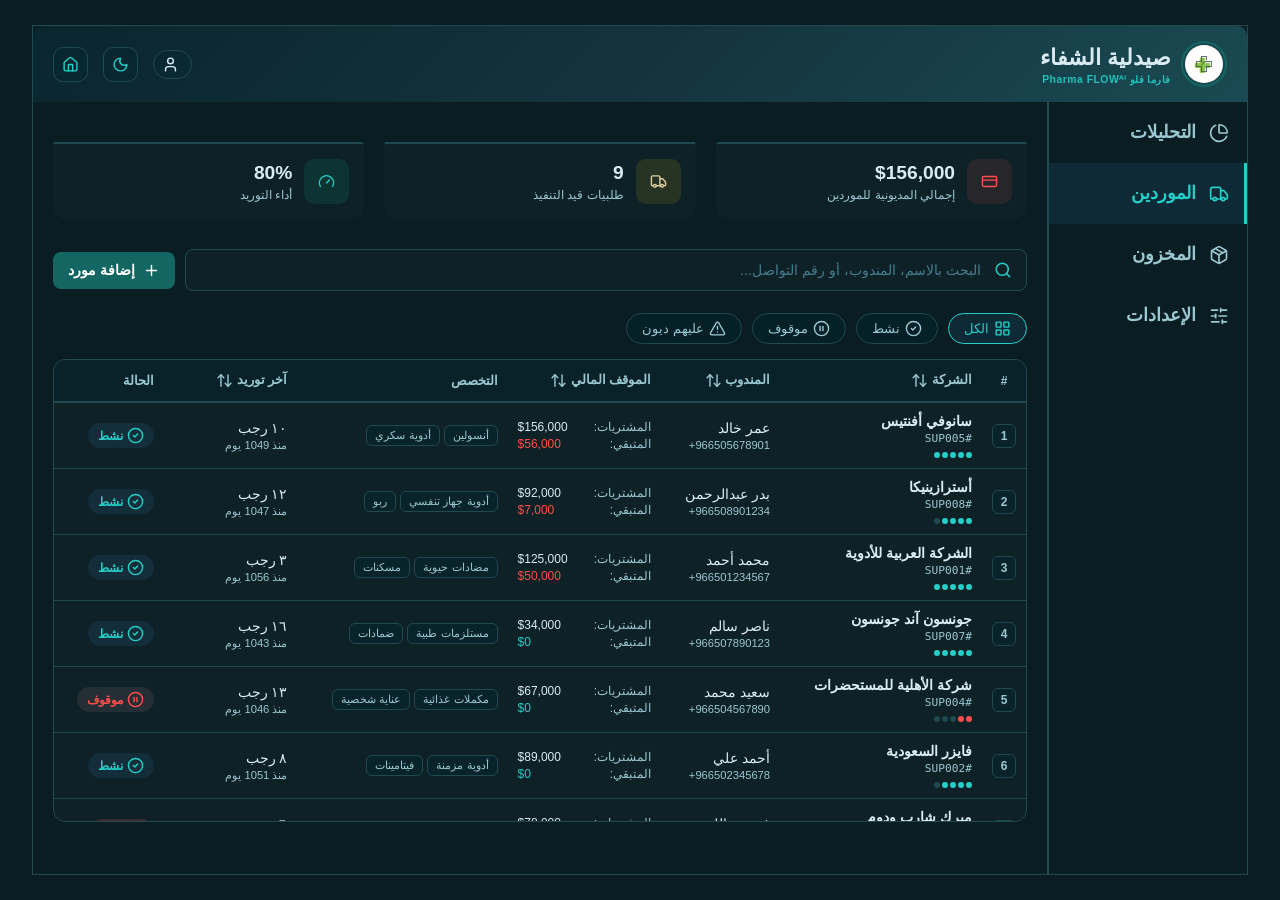
<file: admin/ad-suppliers.html>
<!DOCTYPE html>
<html lang="ar" dir="rtl">
<head>
<meta charset="UTF-8">
<meta name="viewport" content="width=device-width, initial-scale=1.0">
<title>لوحة الادارة - Pharma FLOWᴬᴵ</title>
<link rel="stylesheet" href="../css/style.css">
<link rel="stylesheet" href="css/main.css">
<link rel="stylesheet" href="css/ad-suppliers.css">
</head>
<body>

<div class="app-container">
    <div class="header">
        <div class="logo-container">
            <img src="../img/logo.jpg" alt="Logo" class="logo-img" onerror="this.style.display='none'">
                <div class="branding-text">
                    <h1 class="header-title"> صيدلية الشفاء</h1>
                    <a href="#" class="system-link">فارما فلو Pharma FLOWᴬᴵ</a>
                </div>
            </div>
        <div class="header-actions">

            <div class="user-profile">
                <span class="user-name"> </span>
                <i data-lucide="user"></i>
            </div>
			<button class="theme-toggle" id="themeToggle" onclick="toggleTheme()" title="تغيير الثيم">
                <i data-lucide="moon" id="themeIcon"></i>
            </button>
			  <button class="theme-toggle" onclick="window.location.href='../sales.html'">
            
            <i data-lucide="home"></i>
        </button>
        </div>
    </div> 

    <div class="admin-tabs">
        <a href="ad-analytics.html" class="admin-tab "><i data-lucide="pie-chart" class="admin-tab-icon"></i> التحليلات</a>
        <a href="ad-suppliers.html" class="admin-tab active"><i data-lucide="truck" class="admin-tab-icon "></i> الموردين</a>
        <a href="ad-inventory.html" class="admin-tab "><i data-lucide="package" class="admin-tab-icon"></i> المخزون</a>
        
        <a href="ad-settings.html" class="admin-tab "><i data-lucide="sliders-horizontal" class="admin-tab-icon"></i> الإعدادات</a>
    </div>


<div id="suppliers" class="view active">

        <!-- حاوية المحتوى -->
        <div class="suppliers-content-wrapper">
            <!-- 1. لوحة مؤشرات الأداء (Power of 3) -->
            <div class="suppliers-metrics-bar">
                <div class="supplier-metric-widget debt-widget">
                    <div class="metric-icon"><i data-lucide="credit-card"></i></div>
                    <div class="metric-content">
                        <span class="metric-value" id="supplierTotalDebt">$0.00</span>
                        <span class="metric-label">إجمالي المديونية للموردين</span>
                    </div>
                </div>
                <div class="supplier-metric-widget pending-widget">
                    <div class="metric-icon"><i data-lucide="truck"></i></div>
                    <div class="metric-content">
                        <span class="metric-value" id="pendingOrders">0</span>
                        <span class="metric-label">طلبيات قيد التنفيذ</span>
                    </div>
                </div>
                <div class="supplier-metric-widget performance-widget">
                    <div class="metric-icon"><i data-lucide="gauge"></i></div>
                    <div class="metric-content">
                        <span class="metric-value" id="supplyPerformance">0%</span>
                        <span class="metric-label">أداء التوريد</span>
                    </div>
                </div>
            </div>

            <!-- 2. دليل الموردين والشركات (Dense Directory) -->
            <div class="suppliers-control-hub">
                <div class="suppliers-search-row">
                    <div class="search-box search-container">
                        <i data-lucide="search" class="search-icon"></i>
                        <input type="text" id="supplierSearch" placeholder="البحث بالاسم، المندوب، أو رقم التواصل..." oninput="filterSuppliers()">
                    </div>
                    <button class="action-btn-primary" onclick="openAddSupplierModal()">
                        <i data-lucide="plus" class="btn-icon"></i> <span class="btn-text">إضافة مورد</span>
                    </button>
                </div>
                <div class="suppliers-filter-row">
                    <div class="filter-pills">
                        <button class="filter-pill active" data-filter="all" onclick="filterSuppliersByStatus('all', this)">
                            <i data-lucide="layout-grid"></i> الكل
                        </button>
                        <button class="filter-pill" data-filter="active" onclick="filterSuppliersByStatus('active', this)">
                            <i data-lucide="check-circle-2"></i> نشط
                        </button>
                        <button class="filter-pill" data-filter="suspended" onclick="filterSuppliersByStatus('suspended', this)">
                            <i data-lucide="pause-circle"></i> موقوف
                        </button>
                        <button class="filter-pill" data-filter="debt" onclick="filterSuppliersByStatus('debt', this)">
                            <i data-lucide="alert-triangle"></i> عليهم ديون
                        </button>
                    </div>
                </div>
            </div>

            <!-- جدول الموردين -->
            <div class="suppliers-table-container">
                <table class="suppliers-table">
                    <thead>
                        <tr>
                            <th class="serial-col">#</th>
                            <th onclick="sortSuppliers('name', this)" class="sortable">
                                الشركة <i data-lucide="arrow-up-down" class="sort-icon"></i>
                            </th>
                            <th onclick="sortSuppliers('contact', this)" class="sortable">
                                المندوب <i data-lucide="arrow-up-down" class="sort-icon"></i>
                            </th>
                            <th onclick="sortSuppliers('financial', this)" class="sortable">
                                الموقف المالي <i data-lucide="arrow-up-down" class="sort-icon"></i>
                            </th>
                            <th>التخصص</th>
                            <th onclick="sortSuppliers('lastSupply', this)" class="sortable">
                                آخر توريد <i data-lucide="arrow-up-down" class="sort-icon"></i>
                            </th>
                            <th>الحالة</th>
                        </tr>
                    </thead>
                    <tbody id="suppliersTableBody">
                        <!-- سيتم ملؤه بالجافاسكريبت -->
                    </tbody>
                </table>
            </div>

            <!-- 3. نافذة إدارة المورد (Supplier Deep-Dive Flyout) -->
            <div id="supplierFlyout" class="quick-flyout">
                <div class="flyout-header">
                    <h4 id="flyoutSupplierTitle">تفاصيل المورد</h4>
                    <button class="close-flyout" onclick="closeSupplierFlyout()"><i data-lucide="x"></i></button>
                </div>
                <div class="flyout-content">
                    <!-- أ. سجل الفواتير والدفعات -->
                    <div class="flyout-section">
                        <h5 class="section-title"><i data-lucide="wallet" class="section-title-icon"></i> سجل الفواتير والدفعات</h5>
                        <div class="summary-grid">
                            <div class="summary-item">
                                <span class="summary-label"><i data-lucide="shopping-cart"></i> إجمالي المشتريات</span>
                                <span id="flyoutTotalPurchases" class="summary-value value-highlight">-</span>
                            </div>
                            <div class="summary-item">
                                <span class="summary-label"><i data-lucide="check-circle"></i> المسدد</span>
                                <span id="flyoutTotalPaid" class="summary-value">-</span>
                            </div>
                            <div class="summary-item">
                                <span class="summary-label"><i data-lucide="alert-circle"></i> المتبقي</span>
                                <span id="flyoutSupplierRemaining" class="summary-value">-</span>
                            </div>
                            <div class="summary-item">
                                <span class="summary-label"><i data-lucide="file-text"></i> عدد الفواتير</span>
                                <span id="flyoutInvoicesCount" class="summary-value">-</span>
                            </div>
                        </div>
                        <div id="flyoutInvoicesWidgets" class="batches-widgets-container" style="margin-top: 15px;">
                            <!-- سيتم ملؤه بالجافاسكريبت -->
                        </div>
                        <button class="action-widget-btn" onclick="addPaymentToSupplier()" style="margin-top: 15px; width: 100%;">
                            <i data-lucide="banknote"></i> إضافة دفعة سداد
                        </button>
                    </div>

                    <!-- ب. كتالوج الأصناف الموردة -->
                    <div class="flyout-section">
                        <h5 class="section-title"><i data-lucide="package" class="section-title-icon"></i> كتالوج الأصناف الموردة</h5>
                        <div id="flyoutProductsCatalog" class="batches-widgets-container">
                            <!-- سيتم ملؤه بالجافاسكريبت -->
                        </div>
                    </div>

                    <!-- ج. بيانات التواصل واللوجستيات -->
                    <div class="flyout-section">
                        <h5 class="section-title"><i data-lucide="map-pin" class="section-title-icon"></i> بيانات التواصل واللوجستيات</h5>
                        <div class="summary-grid">
                            <div class="summary-item full-width">
                                <span class="summary-label"><i data-lucide="user"></i> اسم المندوب</span>
                                <span id="flyoutRepresentative" class="summary-value">-</span>
                            </div>
                            <div class="summary-item full-width">
                                <span class="summary-label"><i data-lucide="phone"></i> رقم التواصل</span>
                                <span id="flyoutContactPhone" class="summary-value">-</span>
                            </div>
                            <div class="summary-item full-width">
                                <span class="summary-label"><i data-lucide="map"></i> موقع المخزن</span>
                                <span id="flyoutWarehouseLocation" class="summary-value">-</span>
                            </div>
                            <div class="summary-item full-width">
                                <span class="summary-label"><i data-lucide="clock"></i> مواعيد الزيارة</span>
                                <span id="flyoutVisitSchedule" class="summary-value">-</span>
                            </div>
                        </div>
                        <div class="supplier-notes-box" style="margin-top: 15px;">
                            <h6 style="color: var(--accent-yellow); margin-bottom: 8px;"><i data-lucide="sticky-note"></i> ملاحظات خاصة</h6>
                            <p id="flyoutSupplierNotes" style="color: var(--text-muted); font-size: 0.85rem; line-height: 1.6;">لا توجد ملاحظات</p>
                        </div>
                    </div>

                    <!-- قسم الإجراءات السريعة -->
                    <div class="flyout-section">
                        <h5 class="section-title"><i data-lucide="settings-2" class="section-title-icon"></i> إجراءات سريعة</h5>
                        <div class="actions-widget-grid">
                            <button class="action-widget-btn" onclick="contactSupplierWhatsApp()">
                                <i data-lucide="message-circle"></i> واتساب
                            </button>
                            <button class="action-widget-btn" onclick="requestPurchaseOrder()">
                                <i data-lucide="send"></i> طلب شراء
                            </button>
                            <button class="action-widget-btn" onclick="viewSupplierReturns()">
                                <i data-lucide="rotate-ccw"></i> الإرجاعات
                            </button>
                            <button class="action-widget-btn" onclick="exportSupplierStatement()">
                                <i data-lucide="download"></i> تصدير كشف
                            </button>
                        </div>
                    </div>
                </div>
            </div>
        </div>
    </div>

    <!-- Inventory Admin View -->
    
</div>

<script>
    if(typeof lucide !== 'undefined') {
        lucide.createIcons();
    }

    function switchTab(tabId, element) {
        document.querySelectorAll('.view').forEach(v => v.classList.remove('active'));
        document.querySelectorAll('.tab').forEach(t => t.classList.remove('active'));
        document.getElementById(tabId).classList.add('active');
        element.classList.add('active');
    }

    function toggleInvView(view) {
        const d3 = document.getElementById('inv-3d-view');
        const hd = document.getElementById('inv-hd-view');
        const btn3d = document.getElementById('btn3d');
        const btnHd = document.getElementById('btnHd');

        if(view === '3d') {
            d3.style.display = 'block';
            hd.style.display = 'none';
            btn3d.style.background = 'var(--accent-blue)';
            btn3d.style.color = 'white';
            btnHd.style.background = 'var(--button)';
            btnHd.style.color = 'var(--text-muted)';
        } else {
            d3.style.display = 'none';
            hd.style.display = 'block';
            btnHd.style.background = 'var(--accent-blue)';
            btnHd.style.color = 'white';
            btn3d.style.background = 'var(--button)';
            btn3d.style.color = 'var(--text-muted)';
        }
    }

    // 3D Walls removed from here

    function startScan() {
        const result = document.getElementById('scanResult');
        result.style.display = 'block';
    }

    let totalSales = 1250.50;
    let currentExpenses = 0;

    function calculateProfit() {
        const amount = parseFloat(document.getElementById('financeAmount').value) || 0;
        const totalExpSpan = document.getElementById('totalExpenses');
        const netProfitSpan = document.getElementById('netProfit');

        // Note: In a real app, this would be more complex, tracking a list of entries.
        // For mockup, we just use the current value of the input as the "new" expense if they are adding one.
        // Here we just update the UI preview.
        const previewExp = currentExpenses + amount;
        const previewProfit = totalSales - previewExp;

        totalExpSpan.innerText = `$${previewExp.toFixed(2)}`;
        netProfitSpan.innerText = `$${previewProfit.toFixed(2)}`;
    }

    function addFinance(type) {
        const amount = parseFloat(document.getElementById('financeAmount').value) || 0;
        if(amount <= 0) return alert("الرجاء إدخال مبلغ صحيح");

        if(type === 'expense') {
            currentExpenses += amount;
        } else {
            totalSales += amount;
        }

        document.getElementById('financeAmount').value = '';
        calculateProfit();
        alert("تمت الإضافة بنجاح");
    }

    // ========== بيانات الموردين (Suppliers Data) ==========
    let suppliersData = [
        { id: 'SUP001', name: 'الشركة العربية للأدوية', representative: 'محمد أحمد', phone: '+966501234567', totalPurchases: 125000, totalPaid: 75000, remaining: 50000, specialty: ['مضادات حيوية', 'مسكنات'], lastSupply: '2024-01-15', status: 'active', warehouseLocation: 'الرياض - حي الصناعية', visitSchedule: 'كل يوم ثلاثاء', notes: 'يقدم خصومات 5% عند السداد النقدي', rating: 5, pendingOrders: 2 },
        { id: 'SUP002', name: 'فايزر السعودية', representative: 'أحمد علي', phone: '+966502345678', totalPurchases: 89000, totalPaid: 89000, remaining: 0, specialty: ['أدوية مزمنة', 'فيتامينات'], lastSupply: '2024-01-20', status: 'active', warehouseLocation: 'جدة - المنطقة الصناعية', visitSchedule: 'أسبوعياً - الأحد', notes: 'لا يقبل الإرجاع بعد شهر من الاستلام', rating: 4, pendingOrders: 1 },
        { id: 'SUP003', name: 'نوفارتيس فارما', representative: 'خالد سعد', phone: '+966503456789', totalPurchases: 45000, totalPaid: 20000, remaining: 25000, specialty: ['أدوية السرطان', 'أدوية نادرة'], lastSupply: '2024-01-10', status: 'debt', warehouseLocation: 'الدمام - المدينة الصناعية', visitSchedule: 'شهرياً', notes: 'مطلوب سداد المتبقي قبل الطلب الجديد', rating: 3, pendingOrders: 0 },
        { id: 'SUP004', name: 'شركة الأهلية للمستحضرات', representative: 'سعيد محمد', phone: '+966504567890', totalPurchases: 67000, totalPaid: 67000, remaining: 0, specialty: ['مكملات غذائية', 'عناية شخصية'], lastSupply: '2024-01-25', status: 'suspended', warehouseLocation: 'الرياض - حي الورود', visitSchedule: 'متوقف حالياً', notes: 'موقف مؤقتاً بسبب مشاكل في الجودة', rating: 2, pendingOrders: 0 },
        { id: 'SUP005', name: ' سانوفي أفنتيس', representative: 'عمر خالد', phone: '+966505678901', totalPurchases: 156000, totalPaid: 100000, remaining: 56000, specialty: ['أنسولين', 'أدوية سكري'], lastSupply: '2024-01-22', status: 'active', warehouseLocation: 'جدة - شمال الصناعية', visitSchedule: 'كل يوم خميس', notes: '', rating: 5, pendingOrders: 3 },
        { id: 'SUP006', name: 'ميرك شارب ودوم', representative: 'فهد عبدالله', phone: '+966506789012', totalPurchases: 78000, totalPaid: 60000, remaining: 18000, specialty: ['أدوية قلب', 'أدوية ضغط'], lastSupply: '2024-01-18', status: 'debt', warehouseLocation: 'الرياض - المدينة الصناعية الثانية', visitSchedule: 'أسبوعياً - الأربعاء', notes: '', rating: 4, pendingOrders: 1 },
        { id: 'SUP007', name: 'جونسون آند جونسون', representative: 'ناصر سالم', phone: '+966507890123', totalPurchases: 34000, totalPaid: 34000, remaining: 0, specialty: ['مستلزمات طبية', 'ضمادات'], lastSupply: '2024-01-28', status: 'active', warehouseLocation: 'الدمام - المنطقة الحرة', visitSchedule: 'شهرياً', notes: 'جودة ممتازة في المستلزمات', rating: 5, pendingOrders: 0 },
        { id: 'SUP008', name: 'أسترازينيكا', representative: 'بدر عبدالرحمن', phone: '+966508901234', totalPurchases: 92000, totalPaid: 85000, remaining: 7000, specialty: ['أدوية جهاز تنفسي', 'ربو'], lastSupply: '2024-01-24', status: 'active', warehouseLocation: 'جدة - حي البوادي', visitSchedule: 'كل يوم سبت', notes: '', rating: 4, pendingOrders: 2 }
    ];

    let supplierInvoicesData = [
        { id: 'INV-S001', supplierId: 'SUP001', date: '2024-01-15', dueDate: '2024-02-15', amount: 25000, status: 'pending', items: ['أموكسيل 500mg', 'أوجمنتين 625mg'] },
        { id: 'INV-S002', supplierId: 'SUP001', date: '2023-12-20', dueDate: '2024-01-20', amount: 30000, status: 'paid', items: ['سيبروفلوكساسين 500mg'] },
        { id: 'INV-S003', supplierId: 'SUP002', date: '2024-01-20', dueDate: '2024-02-20', amount: 15000, status: 'paid', items: ['ليبيتور 20mg', 'فيتامين D3'] },
        { id: 'INV-S004', supplierId: 'SUP003', date: '2024-01-10', dueDate: '2024-02-10', amount: 25000, status: 'pending', items: ['أدوية سرطان متنوعة'] },
        { id: 'INV-S005', supplierId: 'SUP005', date: '2024-01-22', dueDate: '2024-02-22', amount: 45000, status: 'pending', items: ['أنسولين سريع', 'أنسولين بطيء'] },
        { id: 'INV-S006', supplierId: 'SUP006', date: '2024-01-18', dueDate: '2024-02-18', amount: 18000, status: 'pending', items: ['كونكور 5mg', 'كوفتور 10mg'] },
        { id: 'INV-S007', supplierId: 'SUP008', date: '2024-01-24', dueDate: '2024-02-24', amount: 12000, status: 'pending', items: ['سيريتايد 250', 'فنتولين بخاخ'] }
    ];

    let supplierProductsData = [
        { supplierId: 'SUP001', products: ['أموكسيل 500mg', 'أوجمنتين 625mg', 'سيبروفلوكساسين 500mg', 'زيثروماكس 250mg'] },
        { supplierId: 'SUP002', products: ['ليبيتور 20mg', 'فيتامين D3 1000IU', 'فيتامين B12', 'أوميغا 3'] },
        { supplierId: 'SUP003', products: ['أدوية السرطان المتخصصة', 'أدوية المناعة'] },
        { supplierId: 'SUP005', products: ['أنسولين سريع المفعول', 'أنسولين بطيء المفعول', ' strips قياس السكر'] },
        { supplierId: 'SUP006', products: ['كونكور 5mg', 'كوفتور 10mg', 'أملوديبين 5mg'] },
        { supplierId: 'SUP007', products: ['ضمادات طبية', 'مستلزمات تضميد', 'قفازات طبية', 'كمامات'] },
        { supplierId: 'SUP008', products: ['سيريتايد 250', 'فنتولين بخاخ', 'بريدنيزون 5mg'] }
    ];

    let selectedSupplier = null;
    let currentSupplierFilter = 'all';
    let currentSupplierSort = { field: 'name', asc: true };

    // ========== دوال عرض الموردين ==========
    function renderSuppliersTable() {
        const tbody = document.getElementById('suppliersTableBody');
        let filtered = suppliersData;

        // فلترة
        if (currentSupplierFilter !== 'all') {
            filtered = suppliersData.filter(s => s.status === currentSupplierFilter);
        }

        // بحث
        const searchTerm = document.getElementById('supplierSearch')?.value.toLowerCase() || '';
        if (searchTerm) {
            filtered = filtered.filter(s =>
                s.name.toLowerCase().includes(searchTerm) ||
                s.representative.toLowerCase().includes(searchTerm) ||
                s.phone.includes(searchTerm)
            );
        }

        // ترتيب
        filtered.sort((a, b) => {
            let valA = a[currentSupplierSort.field];
            let valB = b[currentSupplierSort.field];

            if (typeof valA === 'string') {
                valA = valA.toLowerCase();
                valB = valB.toLowerCase();
            }

            if (valA < valB) return currentSupplierSort.asc ? -1 : 1;
            if (valA > valB) return currentSupplierSort.asc ? 1 : -1;
            return 0;
        });

        tbody.innerHTML = filtered.map((supplier, index) => {
            const serialNumber = index + 1;
            const statusClass = supplier.status;
            const statusText = getSupplierStatusText(supplier.status);
            const statusIcon = supplier.status === 'active' ? 'check-circle-2' : supplier.status === 'suspended' ? 'pause-circle' : 'alert-triangle';
            const daysSince = getDaysSince(supplier.lastSupply);

            return `
                <tr onclick="openSupplierFlyout('${supplier.id}')">
                    <td class="serial-cell">
                        <span class="serial-number">${serialNumber}</span>
                    </td>
                    <td>
                        <div class="supplier-identity-cell">
                            <span class="supplier-name">${supplier.name}</span>
                            <span class="supplier-code">#${supplier.id}</span>
                            <div class="supplier-rating-bar">
                                ${renderRatingDots(supplier.rating)}
                            </div>
                        </div>
                    </td>
                    <td>
                        <div class="representative-cell">
                            <span class="rep-name">${supplier.representative}</span>
                            <span class="rep-phone">${supplier.phone}</span>
                        </div>
                    </td>
                    <td>
                        <div class="financial-cell">
                            <div class="financial-row">
                                <span class="financial-label">المشتريات:</span>
                                <span class="financial-value">$${supplier.totalPurchases.toLocaleString()}</span>
                            </div>
                            <div class="financial-row">
                                <span class="financial-label">المتبقي:</span>
                                <span class="financial-value ${supplier.remaining > 0 ? 'debt' : 'credit'}">$${supplier.remaining.toLocaleString()}</span>
                            </div>
                        </div>
                    </td>
                    <td>
                        <div class="specialty-tags">
                            ${supplier.specialty.map(spec => `<span class="specialty-tag">${spec}</span>`).join('')}
                        </div>
                    </td>
                    <td>
                        <div class="last-supply-cell">
                            <span class="supply-date">${formatDateShort(supplier.lastSupply)}</span>
                            <span class="supply-days">منذ ${daysSince} يوم</span>
                        </div>
                    </td>
                    <td>
                        <span class="status-badge ${statusClass}">
                            <i data-lucide="${statusIcon}"></i> ${statusText}
                        </span>
                    </td>
                </tr>
            `;
        }).join('');

        // تحديث المؤشرات
        updateSuppliersMetrics();

        if (typeof lucide !== 'undefined') lucide.createIcons();
    }

    function getSupplierStatusText(status) {
        const map = { active: 'نشط', suspended: 'موقوف', debt: 'ديون' };
        return map[status] || status;
    }

    function getDaysSince(dateString) {
        const date = new Date(dateString);
        const now = new Date();
        const diffTime = Math.abs(now - date);
        return Math.ceil(diffTime / (1000 * 60 * 60 * 24));
    }

    function renderRatingDots(rating) {
        let dots = '';
        for (let i = 0; i < 5; i++) {
            const colorClass = i < rating ? (rating >= 4 ? 'good' : rating >= 3 ? 'warning' : 'danger') : '';
            dots += `<span class="rating-dot ${colorClass}"></span>`;
        }
        return dots;
    }

    function updateSuppliersMetrics() {
        const totalDebt = suppliersData.reduce((sum, s) => sum + s.remaining, 0);
        const pendingOrders = suppliersData.reduce((sum, s) => sum + s.pendingOrders, 0);
        const avgRating = suppliersData.reduce((sum, s) => sum + s.rating, 0) / suppliersData.length;

        document.getElementById('supplierTotalDebt').textContent = '$' + totalDebt.toLocaleString();
        document.getElementById('pendingOrders').textContent = pendingOrders;
        document.getElementById('supplyPerformance').textContent = Math.round(avgRating * 20) + '%';
    }

    function filterSuppliers() {
        renderSuppliersTable();
    }

    function filterSuppliersByStatus(status, btn) {
        currentSupplierFilter = status;

        document.querySelectorAll('.suppliers-filter-row .filter-pill').forEach(p => p.classList.remove('active'));
        btn.classList.add('active');

        renderSuppliersTable();
    }

    function sortSuppliers(field, th) {
        if (currentSupplierSort.field === field) {
            currentSupplierSort.asc = !currentSupplierSort.asc;
        } else {
            currentSupplierSort.field = field;
            currentSupplierSort.asc = true;
        }

        document.querySelectorAll('.suppliers-table th').forEach(h => h.classList.remove('sort-asc', 'sort-desc'));
        th.classList.add(currentSupplierSort.asc ? 'sort-asc' : 'sort-desc');

        renderSuppliersTable();
    }

    function openAddSupplierModal() {
        alert('سيتم فتح نموذج إضافة مورد جديد');
    }

    // ========== نافذة تفاصيل المورد ==========
    function openSupplierFlyout(supplierId) {
        const supplier = suppliersData.find(s => s.id === supplierId);
        if (!supplier) return;

        selectedSupplier = supplier;

        // تحديث العنوان
        document.getElementById('flyoutSupplierTitle').textContent = supplier.name;

        // تحديث الملخص المالي
        document.getElementById('flyoutTotalPurchases').textContent = '$' + supplier.totalPurchases.toLocaleString();
        document.getElementById('flyoutTotalPaid').textContent = '$' + supplier.totalPaid.toLocaleString();
        document.getElementById('flyoutSupplierRemaining').textContent = '$' + supplier.remaining.toLocaleString();

        // عدد الفواتير
        const supplierInvoices = supplierInvoicesData.filter(inv => inv.supplierId === supplierId);
        document.getElementById('flyoutInvoicesCount').textContent = supplierInvoices.length;

        // ويدجت الفواتير
        const invoicesContainer = document.getElementById('flyoutInvoicesWidgets');
        let invoicesHTML = '';

        if (supplierInvoices.length === 0) {
            invoicesHTML += `
                <div class="batch-widget">
                    <div class="batch-widget-header">
                        <span class="batch-name"><i data-lucide="file-text"></i> لا توجد فواتير</span>
                    </div>
                </div>
            `;
        } else {
            supplierInvoices.forEach(inv => {
                invoicesHTML += `
                    <div class="batch-widget">
                        <div class="batch-widget-header">
                            <span class="batch-name"><i data-lucide="file-text"></i> فاتورة ${inv.id}</span>
                            <span class="batch-status ${inv.status}">${inv.status === 'paid' ? 'مسددة' : 'معلقة'}</span>
                        </div>
                        <div class="batch-widget-grid">
                            <div class="batch-widget-item">
                                <span class="widget-label"><i data-lucide="calendar" class="widget-label-icon"></i> التاريخ</span>
                                <span class="widget-value">${formatDateShort(inv.date)}</span>
                            </div>
                            <div class="batch-widget-item">
                                <span class="widget-label"><i data-lucide="clock" class="widget-label-icon"></i> الاستحقاق</span>
                                <span class="widget-value">${formatDateShort(inv.dueDate)}</span>
                            </div>
                            <div class="batch-widget-item">
                                <span class="widget-label"><i data-lucide="dollar-sign" class="widget-label-icon"></i> المبلغ</span>
                                <span class="widget-value" style="color: var(--accent-yellow); font-weight: bold;">$${inv.amount.toLocaleString()}</span>
                            </div>
                            <div class="batch-widget-item">
                                <span class="widget-label"><i data-lucide="package" class="widget-label-icon"></i> الأصناف</span>
                                <span class="widget-value">${inv.items.length} صنف</span>
                            </div>
                        </div>
                    </div>
                `;
            });
        }

        invoicesContainer.innerHTML = invoicesHTML;

        // كتالوج الأصناف
        const catalogContainer = document.getElementById('flyoutProductsCatalog');
        const supplierProducts = supplierProductsData.find(p => p.supplierId === supplierId);

        if (supplierProducts && supplierProducts.products.length > 0) {
            catalogContainer.innerHTML = `
                <div class="batch-widget">
                    <div class="batch-widget-header">
                        <span class="batch-name"><i data-lucide="package"></i> الأصناف المتاحة</span>
                        <span class="batch-status paid">${supplierProducts.products.length} صنف</span>
                    </div>
                    <div class="batch-widget-grid" style="grid-template-columns: 1fr 1fr;">
                        ${supplierProducts.products.map(prod => `
                            <div class="batch-widget-item">
                                <span class="widget-value">${prod}</span>
                            </div>
                        `).join('')}
                    </div>
                </div>
            `;
        } else {
            catalogContainer.innerHTML = `
                <div class="batch-widget">
                    <div class="batch-widget-header">
                        <span class="batch-name"><i data-lucide="package"></i> لا توجد أصناف</span>
                    </div>
                </div>
            `;
        }

        // بيانات التواصل
        document.getElementById('flyoutRepresentative').textContent = supplier.representative;
        document.getElementById('flyoutContactPhone').textContent = supplier.phone;
        document.getElementById('flyoutWarehouseLocation').textContent = supplier.warehouseLocation;
        document.getElementById('flyoutVisitSchedule').textContent = supplier.visitSchedule;
        document.getElementById('flyoutSupplierNotes').textContent = supplier.notes || 'لا توجد ملاحظات';

        // فتح النافذة
        const flyout = document.getElementById('supplierFlyout');
        flyout.classList.add('open');

        if (typeof lucide !== 'undefined') lucide.createIcons();
    }

    function closeSupplierFlyout() {
        const flyout = document.getElementById('supplierFlyout');
        flyout.classList.remove('open');
        selectedSupplier = null;
    }

    function addPaymentToSupplier() {
        if (selectedSupplier) {
            alert('فتح نموذج إضافة دفعة سداد للمورد: ' + selectedSupplier.name);
        }
    }

    function contactSupplierWhatsApp() {
        if (selectedSupplier) {
            window.open(`https://wa.me/${selectedSupplier.phone.replace('+', '')}`, '_blank');
        }
    }

    function requestPurchaseOrder() {
        if (selectedSupplier) {
            alert('إرسال طلب شراء لمورد: ' + selectedSupplier.name);
        }
    }

    function viewSupplierReturns() {
        if (selectedSupplier) {
            alert('عرض الإرجاعات للمورد: ' + selectedSupplier.name);
        }
    }

    function exportSupplierStatement() {
        if (selectedSupplier) {
            alert('تصدير كشف حساب للمورد: ' + selectedSupplier.name);
        }
    }

    function formatDateShort(dateString) {
        const date = new Date(dateString);
        return date.toLocaleDateString('ar-SA', { day: 'numeric', month: 'short' });
    }

    // تهيئة عرض الموردين عند تحميل الصفحة
    document.addEventListener('DOMContentLoaded', function() {
        if (document.getElementById('suppliersTableBody')) {
            renderSuppliersTable();
        }
    });

    // استدعاء مباشر لضمان عرض القائمة حتى لو تم تحميل الـ DOM مسبقاً
    if (document.getElementById('suppliersTableBody')) {
        renderSuppliersTable();
    }
</script>
<script src="../js/main.js"></script>
<script src="../assets/lucide.min.js"></script>
</body>
</html>
</file>
<file: css/style.css>
/* ========== متغيرات الألوان الأساسية ========== */



/* ============================================================

   PHARMAFLOW MULTI-THEME ENGINE (POWER OF 4)

   ============================================================ */



/* 1. الثيم الأساسي (Default - Dark Teal) */

:root {

    /* --- ألوان الخلفية والأساس (Base Colors) --- */

    --bg-deep: #091d23;

    --bg-card: rgba(255, 255, 255, 0.02);

    --header-bg: linear-gradient(135deg, #0a262e 0%, #14333c 50%, #1a4a53 100%);

    --white: #ffffff;

    --black: #000000;

    --shadow-color: rgba(0, 0, 0, 0.2);



    /* --- ألوان الهوية والتمييز (Accent & Action) --- */

    --accent-blue: #146662;

    --accent-yellow: #ddcc9d;

    --active: #24cfc8;

    --active-dim: rgba(59, 154, 225, 0.1);

    --placeholder: #467c8d;



    /* --- ألوان النصوص (Typography) --- */

    --text-light: #dbebf3;

    --text-muted: #9bc8d0;



    /* --- ألوان العناصر التفاعلية (UI Elements) --- */

    --button: rgba(0, 40, 50, 0.34);

    --dropdown: rgba(0, 56, 70, 0.86);

    --dropdown-foucse: rgba(0, 45, 56, 0.93);

    --border-dim: #214950;

    --input-border: rgba(51, 101, 110, 0.4);

    --input-bg-dark: rgba(0, 0, 0, 0.2);

    --input-bg-darker: rgba(0, 0, 0, 0.25);

    --checkbox-mark: #0E262D;



    /* --- ألوان الحالة والبيانات (Status & Data) --- */

    --cell-bg: #437982;

    --danger-cell: #7e6c71;

    --warning-cell: #7f7e76;

    --danger-dim: #b53b3b;

    --danger-hover: #ff4d4d;

    --danger-light: #ff9999;

    --warning-dim: #b58f3a;

    --expiry-highlight: #584e20;

    --low-stock-highlight: #992222;

}



/* 2. الثيم المشرق الرسمي (The Academic Pro) */

[data-theme="light-pro"] {

    --bg-deep: #f4f7f9;

    --bg-card: #ffffff;

    --header-bg: linear-gradient(135deg, #dce6ec 0%, #e2e8ee 50%, #edf2f5 100%);

    --shadow-color: rgba(0, 0, 0, 0.08);

    --accent-blue: #146662;

    --accent-yellow: #b89849;

    --active: #0f8b86;

    --active-dim: rgba(15, 139, 134, 0.1);

    --placeholder: #7c9ba3;

    --text-light: #1e333a;

    --text-muted: #5b7a82;

    --button: rgba(20, 102, 98, 0.1);

    --dropdown: #ffffff;

    --dropdown-foucse: #f0f4f5;

    --border-dim: #cddbe0;

    --input-border: rgba(33, 73, 80, 0.2);

    --input-bg-dark: #ffffff;

    --input-bg-darker: #f9fbfb;

    --checkbox-mark: #ffffff;

    --cell-bg: #e8f0f2;

    --danger-cell: #fce8e8;

    --warning-cell: #fcf6e8;

    --danger-dim: #d32f2f;

    --danger-hover: #b71c1c;

    --danger-light: #ffcdd2;

    --warning-dim: #f57f17;

    --expiry-highlight: #fff3e0;

    --low-stock-highlight: #ffebee;

}



/* 3. الثيم المشرق الحيوي (The Vibrant Health) */

[data-theme="light-vibrant"] {

    --bg-deep: #ebf5f3;

    --bg-card: rgba(255, 255, 255, 0.7);

    --header-bg: linear-gradient(135deg, #b7e4d4 0%, #d4ece7 40%, #e0f5ef 100%);

    --shadow-color: rgba(11, 163, 144, 0.1);

    --accent-blue: #0ba390;

    --accent-yellow: #f5a623;

    --active: #12c2a9;

    --active-dim: rgba(18, 194, 169, 0.15);

    --placeholder: #84b8b2;

    --text-light: #114b45;

    --text-muted: #3d8078;

    --button: rgba(11, 163, 144, 0.15);

    --dropdown: rgba(255, 255, 255, 0.95);

    --dropdown-foucse: #e0f2f0;

    --border-dim: #b5ded8;

    --input-border: rgba(11, 163, 144, 0.3);

    --input-bg-dark: rgba(255, 255, 255, 0.5);

    --input-bg-darker: rgba(255, 255, 255, 0.8);

    --checkbox-mark: #ffffff;

    --cell-bg: #dff0ed;

    --danger-cell: #fae1e5;

    --warning-cell: #fbf0d8;

    --danger-dim: #e63946;

    --danger-hover: #d90429;

    --danger-light: #ffccd5;

    --warning-dim: #f48c06;

    --expiry-highlight: #ffebd6;

    --low-stock-highlight: #ffe3e3;

}



/* 4. الثيم المظلم "العميق" (The Obsidian Deep) */

[data-theme="dark-obsidian"] {

    --bg-deep: #04080a;

    --bg-card: rgba(255, 255, 255, 0.015);

    --header-bg: linear-gradient(135deg, #03070a 0%, #070e12 60%, #0d1c22 100%);

    --shadow-color: rgba(0, 0, 0, 0.8);

    --accent-blue: #0e4c54;

    --accent-yellow: #c4af78;

    --active: #00e5ff;

    --active-dim: rgba(0, 229, 255, 0.05);

    --placeholder: #345c66;

    --text-light: #e0e6ed;

    --text-muted: #6e8691;

    --button: rgba(0, 229, 255, 0.08);

    --dropdown: rgba(4, 8, 10, 0.95);

    --dropdown-foucse: rgba(14, 76, 84, 0.3);

    --border-dim: #11272e;

    --input-border: rgba(0, 229, 255, 0.15);

    --input-bg-dark: rgba(0, 0, 0, 0.4);

    --input-bg-darker: rgba(0, 0, 0, 0.6);

    --checkbox-mark: #04080a;

    --cell-bg: #0b1a20;

    --danger-cell: #2a1114;

    --warning-cell: #292412;

    --danger-dim: #d93838;

    --danger-hover: #ff4d4d;

    --danger-light: #521818;

    --warning-dim: #d4a02c;

    --expiry-highlight: #2b240b;

    --low-stock-highlight: #330b0b;

}




/* ========== الإعدادات العامة ========== */
* {
    box-sizing: border-box;
    margin: 0;
    padding: 0;
    font-family: 'Segoe UI', Tahoma, Geneva, Verdana, sans-serif;
}

body {
    background-color: var(--bg-deep);
    display: flex;
    justify-content: center;
    align-items: center;
    min-height: 100vh;
    padding: 0;
}

/* ========== تخصيص شريط التمرير (Scrollbar) ========== */
::-webkit-scrollbar {
    width: 6px;
    height: 6px;
}

::-webkit-scrollbar-track {
    background: var(--bg-deep);
}

::-webkit-scrollbar-thumb {
    background: var(--border-dim);
    border-radius: 10px;
    transition: 0.3s;
}

::-webkit-scrollbar-thumb:hover {
    background: var(--accent-blue);
}

/* لمتصفح Firefox */
* {
    scrollbar-width: thin;
    scrollbar-color: var(--border-dim) var(--bg-deep);
}

/* ========== إخفاء أسهم حقول الأرقام (Number Input Spinners) ========== */
input::-webkit-outer-spin-button,
input::-webkit-inner-spin-button {
    -webkit-appearance: none;
    margin: 0;
}

input[type=number] {
    -moz-appearance: textfield;
}

a {
    text-decoration: none;

}



/* تنسيق أيقونات Lucide */
.lucide {
    width: 17px;
    height: 17px;
    vertical-align: middle;
    margin-left: 0px;
}

/* ========== الحاوية الرئيسية (نسخة الجوال) ========== */
.app-container {
    width: 100%;
    max-width: 700px;
    height: 900px;
    max-height: 100vh;
    background: var(--bg-deep);
    position: relative;
    overflow-y: auto;
    display: flex;
    flex-direction: column;
    border: 1px solid var(--border-dim);
}

/* ========== الهيدر (Header) ========== */
.header {
    display: flex;
    justify-content: space-between;
    align-items: center;
    padding: 15px 20px;
    background: var(--header-bg);
    color: var(--text-light);
    z-index: 10;
}

.logo-container {
    display: flex;
    align-items: center;
    gap: 10px;
}

.logo-img {
    width: 46px;
    height: 46px;
	padding:2px;
    border-radius: 50%;
    object-fit: cover;
    border: 2px solid var(--accent-blue);
}

.header-title {
    margin-bottom: 3px;
    display: flex;
    align-items: center;
    font-size: 1.05rem;
}

.branding-text {
    display: flex;
    flex-direction: column;
    gap: 2px;
}

.system-link {
    font-size: 0.65rem;
    color: var(--active);
    text-decoration: none;
    font-weight: bold;
    letter-spacing: 0.5px;
    opacity: 0.9;
    transition: opacity 0.2s;
}

.system-link:hover {
    opacity: 1;
    text-decoration: underline;
}

.user-profile {
    display: flex;
    align-items: center;
    gap: 4px;
    background: var(--button);
    padding: 5px 8px;
    border-radius: 20px;
    cursor: pointer;
    border: 1px solid var(--border-dim);
    transition: 0.3s;
}

.user-profile:hover {
    background: var(--dropdown-foucse);
}

.user-name {
    font-size: 0.75rem;
    font-weight: bold;
}

 
.header h1 .lucide {
    width: 24px;
    height: 24px;
    margin-left: 10px;
    color: var(--accent-blue);
}

/* ========== شريط التبويبات (Tabs) ========== */
.tabs {
    display: flex;
    background: var(--bg-deep);
    border-bottom: 1px solid var(--border-dim);
    border-top: 3px solid var(--border-dim);
    position: sticky;
    top: 0;
    z-index: 100;
}

.tab {
    flex: 1;
    text-align: center;
    padding: 11px 10px;
    font-size: 0.86rem;
    font-weight: bold;
    color: var(--text-muted);
    cursor: pointer;
    transition: 0.3s;
    border-bottom: 2px solid transparent;
    display: flex;
    flex-direction: row;
    align-items: center;
    justify-content: center;
    gap: 6px;
}

.tab .lucide {
    margin-left: 0;
}

.tab.active {
    color: var(--active);
    background: var(--active-dim);
    border-bottom-color: var(--active);
}

/* ========== المحتوى العام (Views) ========== */
.view {
    flex: 1;
    display: none;
    padding: 15px;
    padding-bottom: 70px;
    overflow-y: visible;
    background: var(--bg-deep);
    animation: fadeIn 0.3s ease;
}

.view.active {
    display: block;
}

@keyframes fadeIn {
    from {
        opacity: 0;
    }

    to {
        opacity: 1;
    }
}




placeholder {
    color: var(--placeholder) !important;
    opacity: 0.8;
}

@media screen and (max-width: 767px) {
 
placeholder   {
        font-size: 0.67rem !important;
    }
}
/* ========== السجل والتقارير (Reports) ========== */
.main-title {
    margin-bottom: 10px;
    margin-top: 10px;
    color: var(--white);
    font-size: 0.95rem;
    display: flex;
    align-items: center;
    gap: 4px;
}

/* ========== مرافق عامة (Utilities) ========== */
.subtitle {
    font-size: 0.9rem;
    color: var(--text-muted);
    gap: 4px;
}

.subtitle i {
    font-size: 0.8rem;
    color: var(--text-muted);
}

.subtitle2 {
    font-size: 0.9rem;
    color: var(--text-muted);
    gap: 4px;
    margin-bottom: 12px;
}

.subtitle2 i {
    font-size: 0.8rem;
    color: var(--text-muted);
}

.font-mono {
    font-family: monospace;
}

.flex-center {
    display: flex;
    align-items: center;
    justify-content: center;
    gap: 5px;
}

.ltr-dir {
    direction: ltr;
}

.text-muted-sm {
    font-size: 0.8rem;
    color: var(--text-muted);
}

.icon-small {
    width: 14px;
    height: 14px;
    margin: 0;
}



/* ========== مدخلات مخصصة (Custom Inputs) ========== */
#customUnitInput {
    display: none;
    flex: 1;
    min-width: 0;
    padding: 8px;
    font-size: 0.8rem;
    color: var(--text-light);
    background: var(--bg-card);
    border: 1px solid var(--accent-blue);
    border-radius: 6px;
    text-align: center;
    outline: none;
    margin: 0;
}

/* ========== فقاعات الأدوية (Internal Bubble Styles) ========== */
.bubble-separator {
    margin: 0 5px;
    color: var(--border-dim);
}

.icon-x-small {
    width: 10px;
    height: 10px;
    margin: 0;
}

/* ========== البحث عن العملاء (Customer Search) ========== */
.customer-search-file {
    color: var(--accent-blue);
    font-size: 0.8rem;
    float: left;
}

/* ========== وحدة المبيعات (Sales) ========== */


.search-icon {
    position: absolute;
    right: 12px;
    top: 50%;
    transform: translateY(-50%);
    color: var(--active);
}


.btn-add {
    width: 100%;
    padding: 10px;
    font-weight: bold;
    color: var(--white);
    background: var(--accent-blue);
    cursor: pointer;
    margin-bottom: 20px;
    border: none;
    border-radius: 8px;
    display: flex;
    justify-content: center;
    align-items: center;
}
 



/* ========== وضع سطح المكتب (Desktop Query) 768px ========== */
@media screen and (min-width: 768px) {
    .app-container {
        width: 95%;
        max-width: 1400px;
        height: 850px;
        display: grid;
        gap: 0;
        background: var(--bg-deep);
        direction: rtl;
        grid-template-rows: auto 1fr;
        grid-template-columns: 200px 1fr;
        grid-template-areas:
            "header header"
            "tabs dynamic-view";
    }

    .header {
        grid-area: header;
        border-radius: 10px 10px 0 0;
    }
	.header-title {
    margin: 0;
    display: flex;
    align-items: center;
    font-size: 1.4rem;
}

    .tabs {
        grid-area: tabs;
        border-bottom: none;
        border-left: 2px solid var(--border-dim);
        border-top: none;
        flex-direction: column;
        justify-content: flex-start;
        position: relative;
        /* remove sticky */
    }

    .tab {
        justify-content: flex-start;
        padding: 15px 20px;
        border-bottom: none;
        border-right: 3px solid transparent;
        font-size: 1rem;
        flex: none;
    }

    .tab.active {
        border-bottom-color: transparent;
        border-right-color: var(--active);
        background: var(--active-dim);
    }

    .view {
        height: 100%;
        padding: 20px;
        overflow-y: auto;
        background: var(--bg-deep);
        border: none;
        grid-area: dynamic-view;
        display: none;
    }

    .view.active {
        display: block !important;
    }

    .scene {
        height: 400px;
    }

    .wall {
        width: 200px;
        height: 300px;
    }
	.main-title {
    margin-bottom: 10px;
    margin-top: 10px;
    color: var(--white);
    font-size: 1.1rem;
    display: flex;
    align-items: center;
    gap: 4px;
}
}



/* أنماط إضافية للميزات الجديدة - متوافقة مع التصميم الأصلي */
.payment-section {
    margin: 10px 0;
    padding: 10px;
    background: var(--bg-card);
    border-radius: 6px;
    border: 1px solid var(--border-dim);
}






.customer-info {
    display: flex;
    flex-direction: column;
    gap: 8px;
}

.customer-info input {
    padding: 10px;
    font-size: 0.8rem;
    color: var(--text-light);
    background: var(--bg-card);
    border: 1px solid var(--border-dim);
    border-radius: 6px;
    outline: none;
}


.payment-input {
    display: flex;
    justify-content: space-between;
    align-items: center;
    margin-bottom: 8px;
}

.payment-input label {
    font-size: 0.7rem;
    color: var(--text-muted);
    font-weight: bold;
}

.payment-input input {
    width: 100px;
    padding: 8px;
    font-size: 0.8rem;
    color: var(--text-light);
    background: var(--bg-card);
    border: 1px solid var(--accent-blue);
    border-radius: 6px;
    text-align: center;
    outline: none;
}

.change-display {
    display: flex;
    justify-content: space-between;
    align-items: center;
    padding: 8px;
    background: var(--accent-yellow);
    border-radius: 6px;
    font-size: 0.8rem;
    font-weight: bold;
    color: var(--black);
}














 
/* تصغير أحجام النصوص في الجوال لخانتي التسوية */
@media screen and (max-width: 767px) {
    #paidAmount {
        font-size: 0.9rem !important;
    }

    #changeAmount {
        font-size: 0.85rem !important;
    }

    .settlement-label,
    #changeLabel {
        font-size: 0.6rem !important;
    }
}

/* تحسين ألوان بيانات العميل والبليس هولدرز */
#advCustomerFile {
    background: var(--input-bg-darker) !important;
    color: var(--accent-blue) !important;
}

/* ========== إجراءات الهيدر (Header Actions) ========== */
.header-actions {
    display: flex;
    align-items: center;
    gap: 15px;
}

/* ========== زر تغيير الثيم (Theme Toggle) ========== */
.theme-toggle {
    background: var(--button);
    border: 1px solid var(--border-dim);
    color: var(--active);
    padding: 8px;
    border-radius: 10px;
    cursor: pointer;
    display: flex;
    align-items: center;
    justify-content: center;
    transition: all 0.3s ease;
}

.theme-toggle:hover {
    background: var(--active);
    color: var(--white);
    transform: rotate(15deg);
}

/* ========== زر التنقل العلوي (Header Nav Button) ========== */
.header-nav-btn {
    background: var(--button);
    border: 1px solid var(--border-dim);
    color: var(--active);
    width: 40px;
    height: 40px;
    border-radius: 10px;
    display: flex;
    align-items: center;
    justify-content: center;
    cursor: pointer;
    transition: all 0.3s ease;
}

.header-nav-btn:hover {
    background: var(--active);
    color: var(--bg-deep);
    border-color: var(--active);
    transform: scale(1.05);
}

.header-nav-btn i {
    width: 20px;
    height: 20px;
}

/* ========== ماسح الوصفات (Scanner Overlay) ========== */




@keyframes scanLine {
    0% {
        top: 0;
    }

    100% {
        top: 100%;
    }
}





@keyframes pulseScan {

    0%,
    100% {
        transform: scale(1);
        opacity: 1;
    }

    50% {
        transform: scale(1.1);
        opacity: 0.7;
    }
}







@keyframes rotateSparkle {
    from {
        transform: rotate(0deg);
    }

    to {
        transform: rotate(360deg);
    }
</file>
<file: css/customers.css>
/* ========== صفحة العملاء - Customers Page ========== */
/* --- إعدادات النافذة الأساسية --- */
.add-customer-inline-panel {
    display: none;
    background: var(--bg-deep);
    border: 1px solid var(--accent-blue);
    border-radius: 12px;
    padding: 20px;
    margin-bottom: 20px;
    box-shadow: 0 10px 25px rgba(0,0,0,0.3);
    animation: slideIn 0.3s ease-out;
}

/* --- ترويسة النافذة --- */
.modal-header {
    display: flex;
    justify-content: space-between;
    align-items: center;
    margin-bottom: 20px;
    border-bottom: 1px solid var(--border-dim);
    padding-bottom: 10px;
}

.modal-title {
    margin: 0;
    display: flex;
    align-items: center;
    gap: 8px;
    color: var(--text-light);
    font-size: 1.1rem;
}

.close-modal {
    background: transparent;
    border: none;
    color: var(--danger-hover);
    cursor: pointer;
}

/* --- تخطيط الصفوف والأعمدة --- */
.customer-row {
    display: flex;
    gap: 10px;
    margin-bottom: 15px;
}

.contact-row {
    display: flex;
    gap: 10px;
    margin-bottom: 10px;
}

.customer-name-col {
    flex: 2;
    position: relative;
}

.customer-file-col,
.phone-wrapper {
    flex: 1;
    position: relative;
}

/* --- حقول الإدخال والأيقونات --- */
.input-with-icon {
    position: relative;
}

.input-icon, 
.input-icon-phone {
    position: absolute;
    right: 10px;
    top: 12px;
    color: var(--text-muted);
    width: 16px;
    height: 16px;
}

.customer-input {
    width: 100%;
    border-radius: 6px;
    border: 1px solid var(--border-dim);
    background: var(--input-bg-dark);
    color: var(--text-light);
}

/* تخصيص حقل الاسم */
#newCustomerName {
    padding: 10px 35px 10px 10px;
}

/* تخصيص حقل رقم الملف */
.customer-file-input {
    padding: 10px 35px 10px 10px;
    background: var(--input-bg-darker);
    color: var(--text-muted);
}

/* تخصيص حقول الهاتف */
.phone-input {
    padding: 10px 35px 10px 45px;
    text-align: left;
    direction: ltr;
}

.phone-prefix {
    position: absolute;
    left: 10px;
    top: 12px;
    color: var(--text-muted);
    font-size: 0.8rem;
}

/* --- القائمة المنسدلة --- */
.dropdown-list {
    display: none;
    position: absolute;
    top: 100%;
    right: 0;
    width: 100%;
    background: var(--bg-deep);
    border: 1px solid var(--border-dim);
    border-radius: 6px;
    z-index: 100;
    max-height: 150px;
    overflow-y: auto;
}

/* --- خيارات التحديد (الـ Checkbox) --- */
.checkbox-group {
    display: flex;
    align-items: center;
    gap: 8px;
}

.checkbox-label {
    font-size: 0.85rem;
    color: var(--text-muted);
}

/* --- ذيل النافذة (الأزرار) --- */
.modal-footer {
    margin-top: 20px;
    display: flex;
    justify-content: flex-end;
    gap: 10px;
}

.btn-cancel {
    padding: 8px 15px;
    border-radius: 6px;
    background: transparent;
    border: 1px solid var(--border-dim);
    color: var(--text-light);
    cursor: pointer;
}

.btn-save {
    padding: 8px 15px;
    border-radius: 6px;
    background: var(--accent-blue);
    border: none;
    color: #fff;
    cursor: pointer;
}
/* تنسيق الصفحة الرئيسية - نفس إعدادات index */
#customers.view {
    padding: 15px;
    padding-bottom: 70px;
}

/* ========== حاوية المحتوى (Content Wrapper) ========== */
.customers-content-wrapper {
    position: relative;
    display: flex;
    flex-direction: column;
    
    overflow: hidden;
}

/* للجوال: السماح بالتمدد التلقائي */
@media (max-width: 768px) {
    .customers-content-wrapper {
        height: auto;
        overflow: visible;
    }
}

/* قسم لوحة المؤشرات السريعة (Power of 3) */
.metrics-bar {
    display: grid;
    grid-template-columns: repeat(3, 1fr);
    gap: 15px;
    margin-bottom: 30px;
	margin-top: 30px;
}

.metric-widget {
    background: var(--bg-card);
    border: none;
    border-radius: 12px;
    padding: 20px;
    display: flex;
    align-items: center;
    gap: 15px;
    transition: all 0.3s ease;
}

.metric-widget:hover {
    transform: translateY(-3px);
    box-shadow: 0 8px 25px rgba(0, 0, 0, 0.3);
    border-color: var(--accent-blue);
}

.metric-icon {
    width: 50px;
    height: 50px;
    border-radius: 12px;
    display: flex;
    align-items: center;
    justify-content: center;
}

.metric-icon i {
    width: 28px;
    height: 28px;
}

.debt-widget .metric-icon {
    background: rgba(126, 108, 113, 0.2);
    color: var(--danger-cell);
}

.customers-widget .metric-icon {
    background: rgba(36, 207, 200, 0.15);
    color: var(--active);
}

.collection-widget .metric-icon {
    background: rgba(221, 204, 157, 0.15);
    color: var(--accent-yellow);
}

.metric-content {
    display: flex;
    flex-direction: column;
    gap: 5px;
}

.metric-value {
    font-size: 1.5rem;
    font-weight: bold;
    color: var(--text-light);
}

.metric-label {
    font-size: 0.8rem;
    color: var(--text-muted);
}

/* حاوية التحكم والفرز */
.control-hub {
    margin-bottom: 20px;
}

.control-row-1 {
    display: flex;
    gap: 12px;
    margin-bottom: 12px;
    align-items: center;
    flex-wrap: nowrap;
}

.control-row-2 {
    display: flex;
    justify-content: space-between;
    align-items: center;
    flex-wrap: wrap;
    gap: 12px;
}

/* Search Box - مقتبس من inventory.css */
.search-container {
    flex: 1;
    min-width: 200px;
    position: relative;
}

.search-box {
    position: relative;
    flex: 1;
    min-width: 200px;
}

.search-box input {
    width: 100%;
    padding: 12px 45px 12px 15px;
    border-radius: 8px;
    border: 1px solid var(--border-dim);
    background: var(--bg-card);
    color: var(--text-light);
    font-size: 0.9rem;
    outline: none;
    transition: all 0.2s ease;
}

.search-box input:focus {
    border-color: var(--active);
    box-shadow: 0 0 0 2px var(--active-dim);
}

.search-box input::placeholder {
    color: var(--placeholder);
}

.search-icon {
    position: absolute;
    right: 15px;
    top: 50%;
    transform: translateY(-50%);
    color: var(--active);
    width: 18px;
    height: 18px;
    pointer-events: none;
}

.action-btn-primary {
    background: var(--active);
    color: var(--bg-deep);
    border: none;
    padding: 12px 20px;
    border-radius: 8px;
    font-weight: bold;
    cursor: pointer;
    display: flex;
    align-items: center;
    gap: 8px;
    transition: all 0.2s ease;
    white-space: nowrap;
}

.action-btn-primary:hover {
    background: var(--accent-yellow);
    transform: scale(1.02);
}

.action-btn-primary i {
    width: 18px;
    height: 18px;
}

/* Filter Pills */
.filter-pills {
    display: flex;
    gap: 8px;
    flex-wrap: wrap;
}

.filter-pill {
    background: var(--button);
    border: 1px solid var(--border-dim);
    color: var(--text-muted);
    padding: 8px 16px;
    border-radius: 20px;
    cursor: pointer;
    display: flex;
    align-items: center;
    gap: 6px;
    font-size: 0.85rem;
    transition: all 0.2s ease;
}

.filter-pill-icon {
    width: 14px;
    height: 14px;
}

.filter-pill:hover {
    border-color: var(--active);
    color: var(--active);
}

.filter-pill.active {
    background: var(--active-dim);
    border-color: var(--active);
    color: var(--active);
}

/* Date Filter */
.date-filter select {
    background: var(--button);
    border: 1px solid var(--border-dim);
    color: var(--text-light);
    padding: 10px 15px;
    border-radius: 8px;
    font-size: 0.9rem;
    cursor: pointer;
    min-width: 150px;
}

.date-filter select:focus {
    outline: none;
    border-color: var(--active);
}

/* سجل العملاء الرئيسي */
.customers-table-container {
    background: var(--bg-card);
    border: 1px solid var(--border-dim);
    border-radius: 12px;
    
	 width: 100%;
    padding: 0;
    overflow-x: auto;
}

.customers-table {
    width: 100%;
    border-collapse: collapse;
    font-size: 0.9rem;
}

/* عمود الرقم التسلسلي */
.serial-col {
    
    text-align: center;
    color: var(--text-muted);
    font-size: 0.8rem;
}

.serial-cell {
    text-align: center;
    vertical-align: middle;
}

.serial-number {
    display: inline-flex;
    align-items: center;
    justify-content: center;
    width: 28px;
    height: 28px;
    background: var(--button);
    border: 1px solid var(--border-dim);
    border-radius: 6px;
    color: var(--text-muted);
    font-size: 0.8rem;
    font-weight: 600;
}

.customers-table th {
    background: var(--button);
    color: var(--text-muted);
    padding: 14px 22px;
    text-align: right;
    font-weight: 600;
    border-bottom: 2px solid var(--border-dim);
    cursor: pointer;
    white-space: nowrap;
}

.customers-table th:hover {
    color: var(--active);
}

.customers-table td {
    padding: 12px;
    border-bottom: 1px solid var(--border-dim);
    color: var(--text-light);
    vertical-align: middle;
}

.customers-table tr:hover {
    background: var(--active-dim);
}

 

.sort-icon {
    width: 14px;
    height: 14px;
    margin-right: 5px;
    opacity: 0.5;
}

/* Customer Cell */
.customer-cell {
    display: flex;
    align-items: center;
    gap: 12px;
}

 

.customer-info-sm {
    display: flex;
    flex-direction: column;
    gap: 3px;
}

.customer-name {
    font-weight: 600;
    color: var(--text-light);
}

.customer-join-date {
    font-size: 0.75rem;
    color: var(--text-muted);
}

/* Financial Status */
.financial-status {
    display: flex;
    flex-direction: column;
    gap: 6px;
}

.status-badge {
    font-size: 0.75rem;
    padding: 4px 10px;
    border-radius: 12px;
    font-weight: bold;
    width: fit-content;
}

.status-badge.debt {
    background: rgba(126, 108, 113, 0.2);
    color: var(--danger-hover);
}

.status-badge.clear {
    background: var(--active-dim);
    color: var(--active);
}

.status-badge.vip {
    background: rgba(221, 204, 157, 0.15);
    color: var(--accent-yellow);
}

.financial-amounts {
    display: flex;
    gap: 15px;
    font-size: 0.8rem;
}

.amount-paid {
    color: var(--active);
}

.amount-remaining {
    color: var(--danger-hover);
}

/* Transaction Type */
.transaction-type {
    display: flex;
    align-items: center;
    gap: 6px;
}

.transaction-type i {
    width: 16px;
    height: 16px;
}

.transaction-type.cash {
    color: var(--active);
}

.transaction-type.credit {
    color: var(--accent-yellow);
}

/* Trust Rating */
.trust-rating {
    display: flex;
    gap: 2px;
}

.trust-rating i {
    width: 14px;
    height: 14px;
    color: var(--placeholder);
}

.trust-rating i.filled {
    color: var(--accent-yellow);
    fill: var(--accent-yellow);
}

/* Last Activity */
.last-activity {
    display: flex;
    flex-direction: column;
    gap: 3px;
    font-size: 0.8rem;
}

.activity-date {
    color: var(--text-muted);
}

.activity-type {
    color: var(--active);
    font-size: 0.75rem;
}

/* Quick Actions in Table */
.table-actions {
    display: flex;
    gap: 6px;
}

.action-btn-sm {
    background: var(--button);
    border: 1px solid var(--border-dim);
    color: var(--text-muted);
    width: 32px;
    height: 32px;
    border-radius: 6px;
    display: flex;
    align-items: center;
    justify-content: center;
    cursor: pointer;
    transition: all 0.2s ease;
}

.action-btn-sm:hover {
    background: var(--active);
    color: var(--bg-deep);
    border-color: var(--active);
}

.action-btn-sm i {
    width: 16px;
    height: 16px;
}

/* ========== لوحة التفاصيل الجانبية (Quick-Action Flyout) - مطابقة للمخزون ========== */
.quick-flyout {
    position: absolute;
    right: -700px;
    top: 0;
    width: 680px;
    height: 100%;
    background: rgba(13, 26, 33, 0.85); /* شفافية 0.85 مثل المخزون */
    backdrop-filter: blur(12px);
    border-left: 2px solid var(--border-dim);
    transition: right 0.3s ease, box-shadow 0.3s ease;
    z-index: 100;
    display: flex;
    flex-direction: column;
}

.quick-flyout.open {
    right: 0;
    box-shadow: -10px 0 30px rgba(0,0,0,0.5);
}

.flyout-header {
    display: flex;
    justify-content: space-between;
    align-items: center;
    padding: 15px;
    border-bottom: 1px solid var(--border-dim);
    background: var(--header-bg);
}

.flyout-header h4 { 
    margin: 0; 
    color: var(--accent-yellow); 
}

.close-flyout { 
    background: none; 
    border: none; 
    color: var(--text-muted); 
    cursor: pointer; 
}
.close-flyout:hover { 
    color: var(--danger-hover); 
}

.flyout-content {
    padding: 15px;
    flex: 1;
    overflow-y: auto;
}

/* ========== أقسام النافذة المنبثقة ========== */
.flyout-section {
    margin-bottom: 20px;
    padding-bottom: 15px;
    border-bottom: 1px solid var(--border-dim);
}

.flyout-section:last-child {
    border-bottom: none;
}

.section-title {
    display: flex;
    align-items: center;
    gap: 4px;
    font-size: 1rem;
    color: var(--white);
    margin-bottom: 18px;
    padding-bottom: 13px;
    border-bottom: 1px solid var(--border-dim);
}

.section-title-icon {
    width: 16px;
    height: 16px;
}

/* ========== شبكة البيانات (Summary Grid) - مطابقة للمخزون ========== */
.summary-grid {
    display: grid;
    grid-template-columns: 1fr 1fr;
    gap: 10px;
}

.summary-item {
    background: var(--bg-card);
    padding: 10px 12px;
    border-radius: 8px 0 0 8px;
    border-right: 3px solid var(--border-dim);
}

.summary-item.full-width {
    grid-column: span 2;
}

.summary-label {
    display: flex;
    align-items: center;
    gap: 6px;
    font-size: 0.75rem;
    color: var(--active);
    margin-bottom: 6px;
    font-weight: 600;
}

.summary-label i {
    width: 14px;
    height: 14px;
    color: var(--accent-yellow);
}

.summary-value {
    display: block;
    font-size: 0.95rem;
    color: var(--text-light);
    font-weight: 500;
    padding-right: 20px;
}

.value-highlight {
    font-size: 1.1rem;
    font-weight: bold;
    color: var(--accent-yellow);
}

.activity-wrapper {
    display: flex;
    align-items: center;
    gap: 10px;
    padding-right: 20px;
}

.qty-status {
    font-size: 0.8rem;
    padding: 4px 10px;
    border-radius: 12px;
    font-weight: bold;
}

/* ========== ويدجت الفواتير والإجراءات (Batch Widgets) - مطابقة للمخزون ========== */
.batches-widgets-container {
    display: flex;
    flex-direction: column;
    gap: 12px;
}

.batch-widget {
    background: var(--bg-card);
    border: 1px solid var(--border-dim);
    border-radius: 12px;
    overflow: hidden;
    transition: all 0.2s ease;
}

.batch-widget:hover {
    border-color: var(--accent-blue);
    box-shadow: 0 4px 12px rgba(0, 0, 0, 0.2);
}

.batch-widget-header {
    display: flex;
    justify-content: space-between;
    align-items: center;
    padding: 12px 15px;
    background: var(--button);
    border-bottom: 1px solid var(--border-dim);
}

.batch-widget-header .batch-name {
    display: flex;
    align-items: center;
    gap: 4px;
    font-weight: bold;
    font-size: 1rem;
    color: var(--active);
}

.batch-status {
    font-size: 0.75rem;
    padding: 4px 10px;
    border-radius: 12px;
    font-weight: bold;
}

.batch-status.paid {
    background: var(--active-dim);
    color: var(--active);
}

.batch-status.pending {
    background: rgba(126, 108, 113, 0.2);
    color: var(--danger-hover);
}

/* شبكة عناصر الويدجت */
.batch-widget-grid {
    display: grid;
    grid-template-columns: repeat(4, 1fr);
    gap: 12px;
    padding: 15px;
}

.batch-widget-item {
    display: flex;
    flex-direction: column;
    gap: 6px;
    padding: 10px;
    background: rgba(255, 255, 255, 0.01);
    border-radius: 8px;
    border: none;
}

.widget-label {
    display: flex;
    align-items: center;
    gap: 4px;
    font-size: 0.75rem;
    color: var(--text-muted);
    font-weight: 600;
}

.widget-label-icon {
    width: 14px;
    height: 14px;
    color: var(--text-muted);
}

.widget-value {
    font-size: 0.85rem;
    color: var(--text-light);
    font-weight: 500;
}

/* ويدجت الإجراءات */
.actions-widget-grid {
    display: grid;
    grid-template-columns: repeat(3, 1fr);
    gap: 8px;
    padding: 10px;
}

.action-widget-btn {
    display: flex;
    flex-direction: column;
    align-items: center;
    justify-content: center;
    gap: 5px;
    padding: 8px 5px;
    background: var(--button);
    border: 1px solid var(--border-dim);
    border-radius: 8px;
    color: var(--text-light);
    font-size: 0.75rem;
    cursor: pointer;
    transition: all 0.2s ease;
    text-align: center;
}

.action-widget-btn:hover {
    background: var(--active);
    color: var(--bg-deep);
    border-color: var(--active);
}

.action-widget-btn i {
    width: 14px;
    height: 14px;
}

/* Debt Summary Grid */
.debt-summary-grid {
    display: grid;
    grid-template-columns: repeat(3, 1fr);
    gap: 12px;
    margin-bottom: 20px;
}

.debt-card {
    background: var(--bg-card);
    border-radius: 10px;
    padding: 15px;
    display: flex;
    flex-direction: column;
    gap: 8px;
    border-right: 3px solid var(--border-dim);
}

.debt-card.total-credit {
    border-right-color: var(--accent-yellow);
}

.debt-card.total-paid {
    border-right-color: var(--active);
}

.debt-card.remaining {
    border-right-color: var(--danger-cell);
}

.debt-label {
    font-size: 0.75rem;
    color: var(--text-muted);
}

.debt-value {
    font-size: 1.2rem;
    font-weight: bold;
    color: var(--text-light);
}

/* Invoices List */
.invoices-list {
    background: var(--bg-card);
    border-radius: 10px;
    border: 1px solid var(--border-dim);
    max-height: 200px;
    overflow-y: auto;
}

.invoice-item {
    display: flex;
    justify-content: space-between;
    align-items: center;
    padding: 12px 15px;
    border-bottom: 1px solid var(--border-dim);
}

.invoice-item:last-child {
    border-bottom: none;
}

.invoice-info {
    display: flex;
    flex-direction: column;
    gap: 3px;
}

.invoice-number {
    font-weight: 600;
    color: var(--text-light);
}

.invoice-date {
    font-size: 0.75rem;
    color: var(--text-muted);
}

.invoice-amount {
    font-weight: bold;
    color: var(--accent-yellow);
}

.invoice-status {
    font-size: 0.7rem;
    padding: 3px 8px;
    border-radius: 8px;
}

.invoice-status.paid {
    background: var(--active-dim);
    color: var(--active);
}

.invoice-status.pending {
    background: rgba(126, 108, 113, 0.2);
    color: var(--danger-hover);
}

/* Timeline */
.timeline-container {
    position: relative;
    padding-right: 20px;
}

.timeline-container::before {
    content: '';
    position: absolute;
    right: 6px;
    top: 0;
    bottom: 0;
    width: 2px;
    background: var(--border-dim);
}

.timeline-item {
    position: relative;
    padding: 12px 20px 12px 0;
    margin-bottom: 10px;
}

.timeline-item::before {
    content: '';
    position: absolute;
    right: 0;
    top: 16px;
    width: 12px;
    height: 12px;
    border-radius: 50%;
    background: var(--active);
    border: 2px solid var(--bg-deep);
}

.timeline-date {
    font-size: 0.75rem;
    color: var(--text-muted);
    margin-bottom: 5px;
}

.timeline-content {
    color: var(--text-light);
    font-size: 0.9rem;
}

.timeline-amount {
    color: var(--accent-yellow);
    font-weight: bold;
}

/* Customer Notes */
.customer-notes {
    background: var(--bg-card);
    border-radius: 10px;
    padding: 15px;
    border: 1px solid var(--border-dim);
    margin-top: 15px;
}

.customer-notes h6 {
    display: flex;
    align-items: center;
    gap: 6px;
    color: var(--active);
    margin: 0 0 10px 0;
    font-size: 0.9rem;
}

.customer-notes h6 i {
    width: 16px;
    height: 16px;
}

.customer-notes p {
    color: var(--text-muted);
    font-size: 0.85rem;
    margin: 0;
    line-height: 1.6;
}

/* Quick Actions Grid */
.quick-actions-grid {
    display: grid;
    grid-template-columns: repeat(2, 1fr);
    gap: 10px;
}

.action-btn-flyout {
    background: var(--button);
    border: 1px solid var(--border-dim);
    color: var(--text-light);
    padding: 12px 15px;
    border-radius: 8px;
    cursor: pointer;
    display: flex;
    align-items: center;
    justify-content: center;
    gap: 8px;
    font-size: 0.9rem;
    transition: all 0.2s ease;
}

.action-btn-flyout:hover {
    background: var(--active);
    color: var(--bg-deep);
    border-color: var(--active);
}

.action-btn-flyout i {
    width: 18px;
    height: 18px;
}

/* معلومات آخر نشاط */
.last-activity-info {
    background: var(--button);
    border: 1px solid var(--border-dim);
    border-radius: 8px;
    padding: 12px 15px;
    display: flex;
    flex-direction: column;
    gap: 8px;
}

.activity-detail {
    display: flex;
    justify-content: space-between;
    align-items: center;
}

.activity-label {
    color: var(--text-muted);
    font-size: 0.85rem;
}

.activity-value {
    color: var(--text-light);
    font-size: 0.9rem;
    font-weight: 500;
}

/* ========== تنسيقات الجوال ========== */
@media (max-width: 768px) {
    /* تنسيق الصفحة الرئيسية للجوال - نفس إعدادات index */
    #customers.view {
        padding: 10px;
        padding-bottom: 70px;
    }

    /* كروت الاحصائيات في صف أفقي */
    .metrics-bar {
        display: flex;
        flex-direction: row;
        gap: 8px;
        margin-bottom: 20px;
	      margin-top: 20px;
        overflow-x: auto;
        scrollbar-width: none;
    }

    .metrics-bar::-webkit-scrollbar {
        display: none;
    }

    .metric-widget {
        flex: 1;
        min-width: 110px;
        padding: 12px 8px;
        flex-direction: column;
        gap: 8px;
        text-align: center;
    }

    .metric-icon {
        width: 32px;
        height: 32px;
        border-radius: 8px;
    }

    .metric-icon i {
        width: 18px;
        height: 18px;
    }

    .metric-value {
        font-size: 0.9rem;
    }

    .metric-label {
        font-size: 0.65rem;
        line-height: 1.2;
    }

    .control-hub {
        margin-bottom: 25px;
    }

    /* البحث وزر الإضافة في نفس الصف */
    .control-row-1 {
        flex-direction: row;
        flex-wrap: nowrap;
        gap: 8px;
    }

    .search-container {
        min-width: auto;
        flex: 1;
    }

    .search-box input {
        padding: 10px 35px 10px 10px;
        font-size: 0.8rem;
    }

    .search-icon {
        width: 16px;
        height: 16px;
        right: 12px;
    }
	.search-box input::placeholder {
    font-size: 0.74rem;
}

    .action-btn-primary {
        padding: 10px 12px;
        font-size: 0.75rem;
        white-space: nowrap;
    }

    .action-btn-primary i {
        width: 14px;
        height: 14px;
    }

    .control-row-2 {
        flex-direction: row;
        align-items: stretch;
        gap: 10px;
    }

    .filter-pills {
        justify-content: flex-start;
        flex-wrap: nowrap;
        overflow-x: auto;
        scrollbar-width: none;
        gap: 5px;
    }

    .filter-pills::-webkit-scrollbar {
        display: none;
    }

    .filter-pill {
        font-size: 0.74rem;
        padding: 7px 10px;
        white-space: nowrap;
    }

    .filter-pill-icon {
        width: 8px;
        height: 8px;
    }

    .date-filter select {
        width: 100%;
        padding: 7px 10px;
        font-size: 0.74rem;
    }

    /* تنسيقات جدول العملاء - مقتبسة من جدول المخزون */
    .customers-table-container {
        overflow-x: auto;
        border-radius: 8px;
    }

    .customers-table-container::-webkit-scrollbar {
        display: none;
    }

    .customers-table {
        font-size: 0.75rem;
        width: 100%;
    }

    .customers-table th {
        padding: 10px 20px;
        font-size: 0.7rem;
        white-space: nowrap;
    }

    .customers-table td {
        padding: 8px 10px;
        font-size: 0.75rem;
        white-space: nowrap;
    }

    /* تنسيقات عمود الرقم التسلسلي في الجوال */
    .serial-col {
        font-size: 0.7rem;
    }

    .serial-number {
        width: 22px;
        height: 22px;
        font-size: 0.7rem;
        border-radius: 4px;
    }

    .customer-name {
        font-size: 0.8rem;
    }

    .customer-join-date {
        font-size: 0.65rem;
    }

    .status-badge {
        font-size: 0.65rem;
        padding: 2px 6px;
    }

    .financial-amounts {
        font-size: 0.7rem;
        gap: 8px;
    }

    .transaction-type {
        font-size: 0.75rem;
    }

    .transaction-type i {
        width: 12px;
        height: 12px;
    }

    .sort-icon {
        width: 10px;
        height: 10px;
    }

    /* تنسيقات قسم آخر نشاط في الجوال */
    .last-activity-info {
        padding: 10px 12px;
    }

    .activity-label {
        font-size: 0.75rem;
    }

    .activity-value {
        font-size: 0.8rem;
    }

    /* Flyout Mobile - مطابقة للمخزون */
    .quick-flyout {
        width: 100%;
        right: -100%;
    }

    .flyout-section {
        margin-bottom: 15px;
        padding-bottom: 10px;
    }

    .section-title {
        font-size: 0.9rem;
        margin-bottom: 12px;
        padding-bottom: 8px;
    }

    .section-title-icon {
        width: 14px;
        height: 14px;
    }

    .summary-grid {
        grid-template-columns: 1fr 1fr;
        gap: 8px;
    }

    .summary-item {
        grid-column: span 1;
        padding: 10px;
    }

    .summary-item.full-width {
        grid-column: span 1;
    }

    .summary-label {
        font-size: 0.7rem;
        color: var(--active);
        gap: 4px;
    }

    .summary-label i {
        width: 12px;
        height: 12px;
    }

    .summary-value {
        font-size: 0.85rem;
        padding-right: 16px;
    }

    .value-highlight {
        font-size: 1rem;
    }

    .qty-status {
        font-size: 0.7rem;
        padding: 2px 6px;
    }

    .batch-widget-grid {
        grid-template-columns: repeat(2, 1fr);
    }

    .actions-widget-grid {
        grid-template-columns: repeat(3, 1fr);
    }

    .flyout-header {
        padding: 12px 15px;
    }

    .flyout-header h4 {
        font-size: 1rem;
    }
}

/* إخفاء نص الزر في الشاشات الصغيرة جداً وإظهار الأيقونة فقط */
@media (max-width: 400px) {
    .action-btn-primary .btn-text {
        display: none;
    }
    .action-btn-primary {
        padding: 10px;
    }
}


/* ========== توحيد هوية نموذج إضافة عميل (مستنسخ من المبيعات) ========== */
.customer-row {
    display: flex;
    gap: 10px;
    margin-bottom: 15px;
    position: relative;
}

.customer-name-col {
    width: 70%;
}

.customer-file-col {
    width: 30%;
}

.input-with-icon {
    position: relative;
    width: 100%;
}

.input-icon {
    position: absolute;
    right: 12px;
    top: 50%;
    transform: translateY(-50%);
    color: var(--active);
    pointer-events: none;
    opacity: 0.7;
}

.input-icon-phone {
    position: absolute;
    right: 10px;
    top: 50%;
    transform: translateY(-50%);
    color: var(--active);
    pointer-events: none;
    opacity: 0.6;
    width: 14px;
    height: 14px;
}

.customer-input {
    width: 100%;
    padding: 10px 40px 10px 15px;
    /* زيادة البادنج لليمين لمكان الايقونة */
    border: 1px solid var(--input-border);
    border-radius: 6px;
    background: var(--bg-card);
    color: var(--text-light);
    box-sizing: border-box;
    outline: none;
}

.price-icon {
    width: 14px;
    height: 14px;
    margin-left: 5px;
    color: var(--active);
    vertical-align: text-bottom;
}

.customer-file-input {
    background: var(--input-bg-dark) !important;
    color: var(--accent-blue) !important;
    text-align: center;
    font-weight: bold;
    cursor: default;
}

.customer-contact-section {
    display: flex;
    flex-direction: column;
    gap: 10px;
}

.contact-row {
    display: flex;
    gap: 10px;
}

.phone-wrapper {
    flex: 1;
    position: relative;
    display: flex;
    align-items: center;
}

.phone-prefix {
    position: absolute;
    left: 10px;
    color: var(--placeholder);
    font-size: 0.76rem;
    pointer-events: none;
    opacity: 0.8;
}

.phone-input {
    padding: 10px 30px 10px 15px;
    text-align: right;

}

.checkbox-group {
    display: flex;
    align-items: center;
    gap: 5px;
    justify-content: center;
    margin-right: 140px;
}

.checkbox-label {
    font-size: 0.7rem;
    color: var(--text-muted);
    cursor: pointer;
}
.contact-row input::placeholder,
.customer-row input::placeholder {
    color: var(--placeholder) !important;
    opacity: 0.8;
}

@media screen and (max-width: 767px) {
   .contact-row input::placeholder,
.customer-row input::placeholder   {
        font-size: 0.67rem !important;
    }
}
#sameAsPhone {

    width: 10px;
    height: 10px;
    opacity: 0.85;
    border: 1px solid var(--active);
    border-radius: 2px;
    position: relative;
    cursor: pointer;
    outline: none;
    display: inline-flex;
    align-items: center;
    justify-content: center;
}

#sameAsPhone:checked {
    background-color: var(--active);
}

#sameAsPhone:checked::after {
    content: '';
    width: 3px;
    height: 6px;
    border: solid var(--checkbox-mark);
    border-width: 0 1.5px 1.5px 0;
    transform: rotate(45deg);
/* ========== تنسيقات إضافية خاصة بحاوية إضافة عميل ========== */
.add-customer-inline-panel {
    background: var(--bg-card);
    border-radius: 12px;
    padding: 20px;
    margin-bottom: 25px;
    box-shadow: 0 5px 15px rgba(0,0,0,0.2);
    animation: slideInPanel 0.4s ease;
}

@keyframes slideInPanel {
    from { opacity: 0; transform: translateY(-10px); }
    to { opacity: 1; transform: translateY(0); }
}

.panel-header {
    display: flex;
    justify-content: space-between;
    align-items: center;
    margin-bottom: 15px;
}

.close-panel {
    background: transparent;
    border: none;
    color: var(--text-muted);
    cursor: pointer;
}

.btn-cancel, .btn-save {
    border-radius: 6px;
    cursor: pointer;
    font-weight: bold;
    transition: 0.3s;
}

.btn-cancel {
    background: transparent;
    border: 1px solid var(--border-dim);
    color: var(--text-light);
}

.btn-save {
    border: none;
    color: white;
}

/* تنسيق الجوال (Responsive) لتطابق المبيعات */
@media (max-width: 768px) {
    .customer-row {
        flex-direction: column;
        gap: 10px;
    }
    .customer-name-col, .customer-file-col {
        width: 100%;
    }
    .contact-row {
        flex-direction: column;
        gap: 10px;
    }
    .phone-wrapper {
        width: 100%;
    }
    .checkbox-group {
        justify-content: flex-start !important;
        margin-top: 10px;
    }
}

/* Add Customer Inline Panel Styles */
.add-customer-inline-panel {
    background: var(--bg-deep);
    border: 1px solid var(--accent-blue);
    border-radius: 12px;
    padding: 20px;
    margin-bottom: 20px;
    box-shadow: 0 10px 25px rgba(0,0,0,0.3);
    animation: slideIn 0.3s ease-out;
}

.add-customer-inline-panel .modal-header {
    display: flex;
    justify-content: space-between;
    align-items: center;
    margin-bottom: 20px;
    border-bottom: 1px solid var(--border-dim);
    padding-bottom: 10px;
}

.add-customer-inline-panel .modal-header h3 {
    margin: 0;
    display: flex;
    align-items: center;
    gap: 8px;
    color: var(--text-light);
    font-size: 1.1rem;
}

.add-customer-inline-panel .close-modal {
    background: transparent;
    border: none;
    color: var(--danger-hover);
    cursor: pointer;
}

.add-customer-inline-panel .customer-row {
    display: flex;
    gap: 10px;
    margin-bottom: 15px;
}

.add-customer-inline-panel .customer-name-col {
    flex: 2;
    position: relative;
}

.add-customer-inline-panel .input-with-icon {
    position: relative;
}

.add-customer-inline-panel .input-icon {
    position: absolute;
    right: 10px;
    top: 12px;
    color: var(--text-muted);
    width: 16px;
    height: 16px;
}

.add-customer-inline-panel .customer-input {
    width: 100%;
    padding: 10px 35px 10px 10px;
    border-radius: 6px;
    border: 1px solid var(--border-dim);
    background: var(--input-bg-dark);
    color: var(--text-light);
}

.add-customer-inline-panel .customer-file-input {
    background: var(--input-bg-darker);
    color: var(--text-muted);
}

.add-customer-inline-panel .dropdown-list {
    position: absolute;
    top: 100%;
    right: 0;
    width: 100%;
    background: var(--bg-deep);
    border: 1px solid var(--border-dim);
    border-radius: 6px;
    z-index: 100;
    max-height: 150px;
    overflow-y: auto;
}

.add-customer-inline-panel .customer-file-col {
    flex: 1;
}

.add-customer-inline-panel .contact-row {
    display: flex;
    gap: 10px;
    margin-bottom: 10px;
}

.add-customer-inline-panel .phone-wrapper {
    flex: 1;
    position: relative;
}

.add-customer-inline-panel .input-icon-phone {
    position: absolute;
    right: 10px;
    top: 12px;
    color: var(--text-muted);
    width: 16px;
    height: 16px;
}

.add-customer-inline-panel .phone-input {
    padding: 10px 35px 10px 45px;
    text-align: left;
    direction: ltr;
}

.add-customer-inline-panel .phone-prefix {
    position: absolute;
    left: 10px;
    top: 12px;
    color: var(--text-muted);
    font-size: 0.8rem;
}

.add-customer-inline-panel .checkbox-group {
    display: flex;
    align-items: center;
    gap: 8px;
}

.add-customer-inline-panel .checkbox-label {
    font-size: 0.85rem;
    color: var(--text-muted);
}

.add-customer-inline-panel .modal-footer {
    margin-top: 20px;
    display: flex;
    justify-content: flex-end;
    gap: 10px;
}

.add-customer-inline-panel .btn-cancel {
    padding: 8px 15px;
    border-radius: 6px;
    background: transparent;
    border: 1px solid var(--border-dim);
    color: var(--text-light);
    cursor: pointer;
}

.add-customer-inline-panel .btn-save {
    padding: 8px 15px;
    border-radius: 6px;
    background: var(--accent-blue);
    border: none;
    color: #fff;
    cursor: pointer;
}
</file>
<file: css/inventory.css>
/* ========== المخزون ثلاثي الأبعاد (3D) ========== */
.scene {
    width: 100%;
    height: 500px;
    padding:   0;
    display: flex;
    align-items: center;
    overflow-x: auto;
    overflow-y: hidden;
    perspective: 1200px;
    
}

.walls-container {
    display: flex;
    gap: 20px;
    margin: 0 auto;
    transform-style: preserve-3d;
    transition: transform 0.5s;
}

.wall {
    width: 600px;
    height: 400px;
    padding: 5px;
    display: grid;
    grid-template-columns: repeat(20, 1fr);
    grid-template-rows: repeat(15, 1fr);
    gap: 2px;
    position: relative;
    pointer-events: none;
    background: var(--button);
    border: 3px solid var(--border-dim);
    border-radius: 8px;
    transform: rotateY(20deg);
}

.wall:nth-child(2) { transform: rotateY(0deg) translateZ(0); }
.wall:nth-child(3) { transform: rotateY(-20deg); }

.shelf-cell {
    display: flex;
    justify-content: center;
    align-items: center;
    position: relative;
    pointer-events: auto;
    cursor: pointer;
    background: var(--cell-bg);
    border: none;
    border-radius: 2px;
}
.shelf-cell:hover { background: var(--button); }

.cell-coord {
    font-size: 0.5rem;
    line-height: 1;
    text-align: center;
    color: var(--text-light);
}

.status-expiry { background: var(--warning-cell) !important; }
.status-low { background: var(--danger-cell) !important; }

.cell-popup {
    display: none;
    position: absolute;
    top: 50%;
    left: 50%;
    z-index: 1000;
    width: 160px;
    padding: 10px;
    pointer-events: auto;
    cursor: default;
    direction: rtl;
    background: var(--dropdown);
    border: 2px solid var(--accent-blue);
    border-radius: 8px;
    transform: translate(-50%, -50%) translateZ(100px);
}

.shelf-cell.zoomed .cell-popup {
    display: block;
    animation: popOut 0.3s cubic-bezier(0.175, 0.885, 0.32, 1.275);
}

@keyframes popOut {
    from { opacity: 0; transform: translate(-50%, -50%) translateZ(0) scale(0); }
    to { opacity: 1; transform: translate(-50%, -50%) translateZ(100px) scale(1); }
}

.popup-header {
    margin-bottom: 5px;
    padding-bottom: 3px;
    font-size: 0.7rem;
    text-align: center;
    color: var(--text-muted);
    border-bottom: 1px solid var(--border-dim);
}

.drug-line {
    display: flex;
    justify-content: space-between;
    padding: 2px;
    margin-bottom: 4px;
    font-size: 0.75rem;
    font-family: monospace;
    color: var(--text-light);
    border-radius: 3px;
}
.drug-Qty {
    font-size: 0.7rem;
    color: var(--accent-yellow);
}

.drug-line.highlight-expiry { background: var(--expiry-highlight); font-weight: bold; }
.drug-line.highlight-low { background: var(--low-stock-highlight); color: var(--white); font-weight: bold; }

/* ========== شريط التحكم العلوي ========== */
.inventory-control-bar {
    display: flex;
    flex-direction: column;
    padding-bottom: 15px;
    margin-bottom: 15px;
    border-bottom: 2px solid var(--border-dim);
    gap: 15px;
}

.control-row-1, .control-row-2 {
    display: flex;
    justify-content: space-between;
    align-items: center;
    gap: 15px;
    width: 100%;
    flex-wrap: wrap;
	margin-top:10px;
	margin-bottom:5px;
}

.search-box {
    position: relative;
    flex: 1;
    min-width: 200px;
}

.search-icon {
    position: absolute;
    right: 15px;
    top: 50%;
    transform: translateY(-50%);
    color: var(--placeholder);
    width: 20px;
    height: 20px;
}

.search-box input {
    width: 100%;
    padding: 12px 45px 12px 15px;
    border-radius: 8px;
    border: 1px solid var(--input-border);
    background: var(--input-bg-dark);
    color: var(--text-light);
}

.filter-actions {
    display: flex;
    gap: 10px;
    align-items: center;
    flex-wrap: wrap;
}

.filter-btn {
    padding: 8px 15px;
    border-radius: 20px;
    background: var(--button);
    color: var(--text-light);
    border: 1px solid var(--border-dim);
    cursor: pointer;
    font-size: 0.9rem;
    transition: all 0.2s;
}

.filter-btn.active {
    background: var(--accent-blue);
    border-color: var(--accent-blue);
    font-weight: bold;
}

.filter-btn.expiry-btn:hover { background: var(--warning-cell); color: var(--black); }
.filter-btn.low-btn:hover { background: var(--danger-cell); color: var(--white); }

.action-btn-secondary {
    display: flex;
    align-items: center;
    gap: 5px;
    padding: 8px 15px;
    border-radius: 8px;
    background: var(--button);
    color: var(--accent-yellow);
    border: 1px solid var(--border-dim);
    cursor: pointer;
    font-weight: bold;
    white-space: nowrap;
}

.view-toggles {
    display: flex;
    background: var(--input-bg-dark);
    border-radius: 8px;
    border: 1px solid var(--border-dim);
    overflow: hidden;
    margin-right: 0;
}

.view-toggle-btn {
    padding: 8px 20px;
	font-size: 0.9rem;
    background: transparent;
    color: var(--text-muted);
    border: none;
    cursor: pointer;
}

.view-toggle-btn.active {
    background: var(--accent-blue);
    color: var(--white);
}
.view-icon {
    
	 height:16px;
	width: 16px;	
    
}

/* ========== حاوية المحتوى ========== */
.inventory-content-wrapper {
    position: relative;
    display: flex;
    height: calc(100vh - 200px);
    overflow: hidden;
}

.inventory-view-section {
    width: 100%;
    height: 100%;
    overflow-y: auto;
}

/* ========== جدول البيانات الذكي (The Smart Table) ========== */
.smart-table-container {
    width: 100%;
    padding: 0;
    overflow-x: auto;
}

.smart-table {
    width: 100%;
    border-collapse: collapse;
    font-size: 0.9rem;
    color: var(--text-light);
}

.smart-table th {
	align-items:center;
    background: var(--button);
    color: var(--text-muted);
    padding: 10px;
    text-align: right;
    border-bottom: 3px solid var(--border-dim);
    
    top: 0;
    z-index: 10;
}

.smart-table th:first-child,
.smart-table td:first-child {
    min-width: 145px;
	padding-right:15px;
}

.smart-table th.sortable {
    cursor: pointer;
    user-select: none;
    transition: background 0.2s, color 0.2s;
}

.smart-table th.sortable:hover {
    background: var(--active-dim);
    color: var(--active);
}

.smart-table th .sort-icon {
    width: 14px;
    height: 14px;
    margin-right: 5px;
    vertical-align: middle;
    opacity: 0.5;
    transition: opacity 0.2s;
}

.smart-table th.sortable:hover .sort-icon,
.smart-table th.sortable.active-sort .sort-icon {
    opacity: 1;
}

.smart-table th.sortable.active-sort {
    color: var(--active);
    border-bottom-color: var(--active);
}

.smart-table td {
    padding: 8px 10px;
    border-bottom: 1px solid var(--border-dim);
    vertical-align: middle;
}

.smart-table tr {
    cursor: pointer;
    transition: background 0.2s;
}

.smart-table tr:hover {
    background: var(--bg-card);
}

.smart-table tr.active-row {
    background: var(--active-dim);
    border-right: 3px solid var(--active);
}

/* التمييز اللوني */
.smart-table tr.row-expiring { background: var(--warning-cell); color: var(--black); }
.smart-table tr.row-expiring td { color: var(--black); }
.smart-table tr.row-low-stock { background: var(--danger-cell); color: var(--white); }
.smart-table tr.row-low-stock td { color: var(--white); }

/* مؤشر الموقع */
.spatial-pointer {
    display: inline-block;
    padding: 3px 6px;
    background: var(--button);
    border-radius: 4px;
    font-family: monospace;
    font-size: 0.8rem;
    color: var(--accent-yellow);
    border: 1px solid var(--border-dim);
    cursor: pointer;
    text-decoration: none;
}
.spatial-pointer:hover { background: var(--accent-blue); color: var(--white); }

/* ========== لوحة التفاصيل الجانبية (Quick-Action Flyout) ========== */
.quick-flyout {
    position: absolute;
    right: -700px;
    top: 0;
    width: 680px;
    height: 100%;
    background: rgba(13, 26, 33, 0.85); /* شفافية 0.85 */
    backdrop-filter: blur(12px);
    border-left: 2px solid var(--border-dim);
    transition: right 0.3s ease, box-shadow 0.3s ease;
    z-index: 100;
    display: flex;
    flex-direction: column;
}

.quick-flyout.open {
    right: 0;
    box-shadow: -10px 0 30px rgba(0,0,0,0.5);
}

.flyout-header {
    display: flex;
    justify-content: space-between;
    align-items: center;
    padding: 15px;
    border-bottom: 1px solid var(--border-dim);
    background: var(--header-bg);
}

.flyout-header h4 { margin: 0; color: var(--accent-yellow); }
.close-flyout { background: none; border: none; color: var(--text-muted); cursor: pointer; }
.close-flyout:hover { color: var(--danger-hover); }

.flyout-content {
    padding: 15px;
    flex: 1;
    overflow-y: auto;
}

.flyout-image-placeholder {
    width: 100%;
    height: 150px;
    background: var(--bg-card);
    border: 1px dashed var(--border-dim);
    border-radius: 8px;
    display: flex;
    flex-direction: column;
    justify-content: center;
    align-items: center;
    color: var(--text-muted);
    margin-bottom: 15px;
}

.flyout-grid {
    display: grid;
    grid-template-columns: 1fr 1fr;
    gap: 8px 12px;
}

.flyout-detail {
    margin-bottom: 0;
    font-size: 0.85rem;
    color: var(--text-light);
    border-bottom: 1px solid rgba(255,255,255,0.05);
    padding-bottom: 5px;
}

.flyout-detail.full-width {
    grid-column: span 2;
}

.flyout-detail strong { 
    color: var(--placeholder); 
    display: block; 
    margin-bottom: 2px; 
    font-size: 0.7rem; 
    opacity: 0.8;
}

/* ========== أقسام النافذة المنبثقة المعدلة ========== */
.flyout-section {
    margin-bottom: 20px;
    padding-bottom: 15px;
    border-bottom: 1px solid var(--border-dim);
}

.flyout-section:last-child {
    border-bottom: none;
}

.section-title {
    display: flex;
    align-items: center;
    gap: 4px;
    font-size: 1rem;
    color: var(--white);
    margin-bottom: 18px;
    padding-bottom: 13px;
    border-bottom: 1px solid var(--border-dim);
}

.section-title-icon {
    width: 16px;
    height: 16px;
}

/* القسم الأول: البيانات المشتركة والإجمالية */
.summary-grid {
    display: grid;
    grid-template-columns: 1fr 1fr;
    gap: 10px;
}

.summary-item {
    background: var(--bg-card);
    padding: 10px 12px;
    border-radius: 8px 0 0 8px;
    border-right: 3px solid var(--border-dim);
}

.summary-item.full-width {
    grid-column: span 2;
}

.summary-label {
    display: flex;
    align-items: center;
    gap: 6px;
    font-size: 0.75rem;
    color: var(--active);
    margin-bottom: 6px;
    font-weight: 600;
}

.summary-label i {
    width: 14px;
    height: 14px;
    color: var(--accent-yellow);
}

.summary-value {
    display: block;
    font-size: 0.95rem;
    color: var(--text-light);
    font-weight: 500;
    padding-right: 20px;
}

.quantity-row {
    grid-column: span 1;
}

.quantity-wrapper {
    display: flex;
    align-items: center;
    gap: 10px;
}

.qty-number {
    font-size: 1.1rem;
    font-weight: bold;
    color: var(--accent-yellow);
}

.qty-status {
    font-size: 0.8rem;
    padding: 4px 10px;
    border-radius: 12px;
    font-weight: bold;
}

.qty-status.excellent {
    background: var(--active-dim);
    color: var(--active);
}

.qty-status.approaching {
    background: var(--warning-cell);
    color: var(--black);
}

.qty-status.depleted {
    background: var(--danger-cell);
    color: var(--white);
}

.value-highlight {
    font-size: 1.2rem;
    font-weight: bold;
    color: var(--accent-yellow);
}

/* القسم الثاني: ويدجت الدفعات */
.batches-widgets-container {
    display: flex;
    flex-direction: column;
    gap: 12px;
}

.batch-widget {
    background: var(--bg-card);
    border: 1px solid var(--border-dim);
    border-radius: 12px;
    overflow: hidden;
    transition: all 0.2s ease;
}

.batch-widget:hover {
    border-color: var(--accent-blue);
    box-shadow: 0 4px 12px rgba(0, 0, 0, 0.2);
}

.batch-widget-header {
    display: flex;
    justify-content: space-between;
    align-items: center;
    padding: 12px 15px;
    background: var(--button);
    border-bottom: 1px solid var(--border-dim);
}

.batch-widget-header .batch-name {
    display: flex;
    align-items: center;
    gap: 4px;
    font-weight: bold;
    font-size: 1rem;
    color: var(--active);
}

.batch-widget-header .batch-name-icon {
    width: 16px;
    height: 16px;
    color: var(--active);
}

.batch-status {
    font-size: 0.75rem;
    padding: 4px 10px;
    border-radius: 12px;
    font-weight: bold;
}

.batch-status.available {
    background: var(--active-dim);
    color: var(--active);
}

.batch-status.paused {
    background: var(--warning-cell);
    color: var(--black);
}

/* شبكة عناصر الويدجت */
.batch-widget-grid {
    display: grid;
    grid-template-columns: repeat(4, 1fr);
    gap: 12px;
    padding: 15px;
}

.batch-widget-item {
    display: flex;
    flex-direction: column;
    gap: 6px;
    padding: 10px;
    background: rgba(255, 255, 255, 0.01);
    border-radius: 8px;
    border: none;
}

.widget-label {
    display: flex;
    align-items: center;
    gap: 4px;
    font-size: 0.75rem;
    color: var(--text-muted);
    font-weight: 600;
}

.widget-label-icon {
    width: 14px;
    height: 14px;
    color: var(--text-muted);
}

.widget-value {
    font-size: 0.85rem;
    color: var(--text-light);
    font-weight: 500;
}

.widget-value.qty {
    font-weight: bold;
    color: var(--accent-yellow);
}

.widget-value.value-highlight {
    font-weight: bold;
    color: var(--accent-yellow);
}

.widget-value.public-price {
    font-weight: bold;
    color: var(--active);
}

/* ترتيب القيم المتراصة */
.widget-value-stack {
    display: flex;
    flex-direction: column;
    gap: 4px;
}

.widget-value-stack .widget-value {
    font-family: monospace;
    font-size: 0.8rem;
}

.expiry-badge {
    font-size: 0.65rem;
    padding: 2px 8px;
    border-radius: 8px;
    font-weight: bold;
    width: fit-content;
}

.expiry-badge.available {
    background: var(--active-dim);
    color: var(--active);
}

.expiry-badge.approaching {
    background: var(--warning-cell);
    color: var(--black);
}

.expiry-badge.expired {
    background: var(--danger-cell);
    color: var(--white);
}

/* سعر الوحدة مع النوع */
.widget-unit-price {
    display: flex;
    align-items: center;
    gap: 8px;
}

.unit-badge {
    font-size: 0.65rem;
    color: var(--placeholder);
    background: var(--button);
    padding: 3px 8px;
    border-radius: 6px;
    border: 1px solid var(--border-dim);
}

/* أنيميشن الوميض */
@keyframes blink {
    0%, 100% { background: var(--cell-bg); transform: scale(1); box-shadow: none; }
    50% { background: var(--accent-blue); transform: scale(1.1); box-shadow: 0 0 15px var(--accent-blue); z-index: 10; }
}

.shelf-cell.blinking {
    animation: blink 1s ease-in-out 3;
}

.inventory-info {
    padding: 12px;
    background: var(--bg-card);
    border: 1px solid var(--border-dim);
    border-radius: 10px;
    margin-bottom: 20px;
    color: var(--text-muted);
    font-size: 0.95rem;
    display: flex;
    align-items: center;
    gap: 10px;
}

/* ========== تجاوب شاشات الهاتف (Mobile Responsiveness) ========== */
@media screen and (max-width: 767px) {
    .inventory-control-bar {
        padding-bottom: 10px;
        margin-bottom: 10px;
        gap: 10px;
    }

    /* جعل الصف الأول أفقياً باستمرار */
    .control-row-1 {
        flex-direction: row;
        flex-wrap: nowrap;
        align-items: center;
        gap: 10px;
		margin-top:5px;
	margin-bottom:5px;
    }

    /* جعل الصف الثاني أفقياً باستمرار */
    .control-row-2 {
        flex-direction: row;
        flex-wrap: nowrap;
        align-items: center;
        justify-content: space-between;
        gap: 10px;
		margin-top:5px;
	margin-bottom:5px;
    }

    /* تعديل مربع البحث ليأخذ المساحة المتبقية ولا يجبر الزر على النزول لسطر جديد */
    .search-box {
        min-width: auto;
        flex: 1;
    }

    .search-box input {
        padding: 8px 35px 8px 10px;
        font-size: 0.85rem;
    }

    .search-icon {
        width: 16px;
        height: 16px;
        right: 10px;
    }

    /* جعل الفلاتر في صف واحد قابل للتمرير الأفقي بسلاسة */
    .filter-actions {
        flex-wrap: nowrap;
        overflow-x: auto;
        gap: 5px;
        justify-content: flex-start;
        /* إخفاء شريط التمرير لشكل أكثر احترافية */
        scrollbar-width: none; /* Firefox */
    }
    
    .filter-actions::-webkit-scrollbar {
        display: none; /* Chrome & Safari */
    }

    .filter-btn {
        padding: 5px 10px;
        font-size: 0.75rem;
        white-space: nowrap; /* منع انقسام النص داخل الزر */
    }

    .action-btn-secondary {
        padding: 8px 10px;
        font-size: 0.8rem;
        white-space: nowrap;
    }

    .view-toggles {
        margin-right: 0;
        margin-top: 0;  
        flex-shrink: 0;  
    }

    .view-toggle-btn {
        padding: 6px 15px;
		font-size: 0.75rem;
    }
	.view-icon {
    height:13px;
	width: 13px;	     
}
 
    .inventory-content-wrapper {
        height: auto; /* السماح بالتمدد التلقائي */
         
    }

    .inventory-view-section {
        height: auto;
        overflow-y: visible;
    }

     

    .smart-table-container {
        padding: 0;
    }
	
.smart-table th  {
        padding: 10px 5px;
        font-size: 0.75rem;
        white-space: nowrap; /* Prevent messy wrapping on small screens */
    }
      .smart-table td {
        padding: 4px 5px;
        font-size: 0.75rem;
        white-space: nowrap; /* Prevent messy wrapping on small screens */
    }

    .spatial-pointer {
        padding: 2px 4px;
        font-size: 0.7rem;
    }

    .inventory-info {
        font-size: 0.75rem;
        padding: 8px 12px;
        margin-bottom: 12px;
    }

    /* Flyout panel should take full width on mobile */
    .quick-flyout {
        width: 100%;
        right: -100%;
    }

    /* تنسيقات النافذة المنبثقة المعدلة للجوال */
    .flyout-section {
        margin-bottom: 15px;
        padding-bottom: 10px;
    }

    .section-title {
        font-size: 0.9rem;
        margin-bottom: 12px;
        padding-bottom: 8px;
    }

    .section-title-icon {
        width: 14px;
        height: 14px;
    }

    /* الحفاظ على عنصرين في الصف الأفقي لقسم البيانات المشتركة */
    .summary-grid {
        grid-template-columns: 1fr 1fr;
        gap: 8px;
    }

    /* جميع العناصر بمعدل عنصرين في الصف */
    .summary-item {
        grid-column: span 1;
        padding: 10px;
    }

    .summary-item.full-width,
    .quantity-row {
        grid-column: span 1;
    }

    .summary-label {
        font-size: 0.7rem;
        color: var(--active);
        gap: 4px;
    }

    .summary-label i {
        width: 12px;
        height: 12px;
    }

    .summary-value {
        font-size: 0.85rem;
        padding-right: 16px;
    }

    .qty-number {
        font-size: 0.95rem;
    }

    .qty-status {
        font-size: 0.7rem;
        padding: 2px 6px;
    }

    .value-highlight {
        font-size: 1rem;
    }

    /* تنسيقات ويدجت الدفعات للجوال */
    .batches-widgets-container {
        gap: 10px;
    }

    .batch-widget-grid {
        grid-template-columns: repeat(2, 1fr);
        gap: 8px;
        padding: 12px;
    }

    .batch-widget-header {
        padding: 10px 12px;
    }

    .batch-widget-header .batch-name {
        font-size: 0.8rem;
        gap: 2px;
    }

    .batch-widget-header .batch-name-icon {
        width: 12px;
        height: 12px;
    }

    .batch-status {
        font-size: 0.65rem;
        padding: 3px 8px;
    }

    .batch-widget-item {
        padding: 6px;
        gap: 4px;
    }

    .widget-label {
        font-size: 0.65rem;
        gap: 2px;
    }

    .widget-label-icon {
        width: 12px;
        height: 12px;
    }

    .widget-value {
        font-size: 0.75rem;
    }

    .widget-value.qty {
        font-size: 0.85rem;
    }

    .widget-value-stack {
        gap: 3px;
    }

    .widget-value-stack .widget-value {
        font-size: 0.7rem;
    }

    .expiry-badge {
        font-size: 0.6rem;
        padding: 2px 6px;
    }

    .widget-unit-price {
        flex-direction: column;
        align-items: flex-start;
        gap: 4px;
    }

    .unit-badge {
        font-size: 0.6rem;
        padding: 2px 6px;
    }

    .expiry-status,
    .batch-status {
        font-size: 0.6rem;
        padding: 2px 5px;
    }
}

/* ========== نوافذ منبثقة عامة (Modals) ========== */
.modal-overlay {
    position: fixed;
    top: 0;
    left: 0;
    width: 100%;
    height: 100%;
    background: rgba(0, 0, 0, 0.7);
    backdrop-filter: blur(5px);
    display: none;
    justify-content: center;
    align-items: center;
    z-index: 2000;
    padding: 20px;
}

.modal-overlay.open {
    display: flex;
    animation: fadeIn 0.3s ease;
}

.modal-content {
    background: var(--bg-deep);
    border: 1px solid var(--border-dim);
    border-radius: 16px;
    width: 100%;
    max-width: 400px;
    box-shadow: 0 15px 35px rgba(0,0,0,0.5);
    overflow: hidden;
    animation: slideUp 0.3s cubic-bezier(0.175, 0.885, 0.32, 1.275);
}

.modal-header {
    padding: 15px 20px;
    background: var(--header-bg);
    display: flex;
    justify-content: space-between;
    align-items: center;
    border-bottom: 1px solid var(--border-dim);
}

.modal-header h3 {
    margin: 0;
    font-size: 1.1rem;
    color: var(--white);
    display: flex;
    align-items: center;
    gap: 10px;
}

.close-modal {
    background: none;
    border: none;
    color: var(--text-muted);
    cursor: pointer;
    transition: 0.3s;
}

.close-modal:hover {
    color: var(--danger-hover);
    transform: rotate(90deg);
}

.modal-body {
    padding: 25px 20px;
    text-align: center;
}

/* Auth Modal Specifics */
.auth-icon-wrapper {
    width: 60px;
    height: 60px;
    background: var(--active-dim);
    border-radius: 50%;
    display: flex;
    align-items: center;
    justify-content: center;
    margin: 0 auto 15px;
    border: 2px solid var(--active);
}

.lock-icon {
    width: 30px;
    height: 30px;
    color: var(--active);
}

.auth-text {
    color: var(--text-muted);
    font-size: 0.95rem;
    margin-bottom: 20px;
    line-height: 1.5;
}

.auth-input-group {
    margin-bottom: 20px;
}

.auth-input-group input {
    width: 100%;
    padding: 15px;
    background: var(--input-bg-darker);
    border: 1px solid var(--border-dim);
    border-radius: 12px;
    color: var(--white);
    font-size: 1.2rem;
    text-align: center;
    letter-spacing: 5px;
    outline: none;
    transition: 0.3s;
}

.auth-input-group input:focus {
    border-color: var(--active);
    box-shadow: 0 0 10px var(--active-dim);
}

.auth-actions {
    display: flex;
    flex-direction: column;
    gap: 12px;
}

.btn-text {
    background: none;
    border: none;
    color: var(--placeholder);
    font-size: 0.85rem;
    cursor: pointer;
    transition: 0.3s;
    text-decoration: underline;
}

.btn-text:hover {
    color: var(--active);
}

@keyframes slideUp {
    from { opacity: 0; transform: translateY(30px); }
    to { opacity: 1; transform: translateY(0); }
}

/* التجاوب للهواتف في النافذة المنبثقة */
@media screen and (max-width: 600px) {
    .modal-content {
        max-width: 95%;
        border-radius: 12px;
    }
    .modal-header {
        padding: 10px 15px;
    }
    .modal-header h3 {
        font-size: 0.9rem;
    }
    .modal-body {
        padding: 15px;
    }
    .auth-icon-wrapper {
        width: 45px;
        height: 45px;
        margin-bottom: 10px;
    }
    .lock-icon {
        width: 22px;
        height: 22px;
    }
    .auth-text {
        font-size: 0.8rem;
        margin-bottom: 15px;
    }
    .auth-input-group input {
        padding: 10px;
        font-size: 1rem;
        border-radius: 8px;
        letter-spacing: 3px;
    }
    .auth-actions {
        gap: 8px;
    }
    .auth-actions .btn-primary {
        padding: 8px;
        font-size: 0.85rem;
    }
    .btn-text {
        font-size: 0.75rem;
    }
}
</file>
<file: css/sales.css>
.customer-advanced-section {
    margin-top: 30px;
    margin-bottom: 20px;
    padding-top: 8px;
    border-top: 2px solid var(--border-dim);
}

.customer-row {
    display: flex;
    gap: 10px;
    margin-bottom: 15px;
    position: relative;
}

.customer-name-col {
    width: 70%;
}

.customer-file-col {
    width: 30%;
}

.input-with-icon {
    position: relative;
    width: 100%;
}

.input-icon {
    position: absolute;
    right: 12px;
    top: 50%;
    transform: translateY(-50%);
    color: var(--active);
    pointer-events: none;
    opacity: 0.7;
}

.input-icon-phone {
    position: absolute;
    right: 10px;
    top: 50%;
    transform: translateY(-50%);
    color: var(--active);
    pointer-events: none;
    opacity: 0.6;
    width: 14px;
    height: 14px;
}

.customer-input {
    width: 100%;
    padding: 10px 40px 10px 15px;
   
    border: 1px solid var(--input-border);
    border-radius: 6px;
    background: var(--bg-card);
    color: var(--text-light);
    box-sizing: border-box;
    outline: none;
}

.price-icon {
    width: 14px;
    height: 14px;
    margin-left: 5px;
    color: var(--active);
    vertical-align: text-bottom;
}

.customer-file-input {
    background: var(--input-bg-dark) !important;
    color: var(--accent-blue) !important;
    text-align: center;
    font-weight: bold;
    cursor: default;
}

.customer-contact-section {
    display: flex;
    flex-direction: column;
    gap: 10px;
}

.contact-row {
    display: flex;
    gap: 10px;
}

.phone-wrapper {
    flex: 1;
    position: relative;
    display: flex;
    align-items: center;
}

.phone-prefix {
    position: absolute;
    left: 10px;
    color: var(--placeholder);
    font-size: 0.76rem;
    pointer-events: none;
    opacity: 0.8;
}

.phone-input {
    padding: 10px 40px 10px 15px;
    text-align: right;

}

.checkbox-group {
    display: flex;
    align-items: center;
    gap: 5px;
    justify-content: center;
    margin-right: 140px;
}

.checkbox-label {
    font-size: 0.7rem;
    color: var(--text-muted);
    cursor: pointer;
}

#sameAsPhone {

    width: 10px;
    height: 10px;
    opacity: 0.85;
    border: 1px solid var(--active);
    border-radius: 2px;
    position: relative;
    cursor: pointer;
    outline: none;
    display: inline-flex;
    align-items: center;
    justify-content: center;
}

#sameAsPhone:checked {
    background-color: var(--active);
}

#sameAsPhone:checked::after {
    content: '';
    width: 3px;
    height: 6px;
    border: solid var(--checkbox-mark);
    border-width: 0 1.5px 1.5px 0;
    transform: rotate(45deg);
    position: absolute;
    top: 1px;
}

.drug-tools-row {
    display: flex;
    gap: 0;
    margin-bottom: 15px;
    position: relative;
}

.search-container {
    width: 60%;
}

.action-buttons-container {
    width: 40%;
    display: flex;
    gap: 0;
    margin-bottom: 10px;
    margin-top: 15px;
}

.action-btn {
    flex: 1;
    display: flex;
    align-items: center;
    justify-content: center;
    gap: 6px;
    background: var(--button);
    color: var(--text-light);
    border: 1px solid var(--border-dim);
    cursor: pointer;
    font-weight: bold;
    font-size: 0.75rem;
    padding: 5px;
    transition: 0.3s;
}

.action-btn:hover {
    background: var(--dropdown-foucse);
}

.action-btn .lucide {
    width: 15px;
    height: 15px;
    margin: 0;
}

.barcode-btn {
    border-radius: 0;
}

.barcode-btn .lucide {
    color: var(--active);
}

.prescription-btn {
    border-radius: 8px 0 0 8px;
}

.prescription-btn .lucide {
    color: var(--accent-yellow);
}

.settlement-section {
    margin-bottom: 15px;
}

.payment-method-toggle {
    margin-bottom: 10px;
    display: flex;
    gap: 0;
}

.payment-btn {
    flex: 1;
    padding: 10px;
    background: var(--button);
    border: 1px solid var(--border-dim);
    color: var(--text-muted);
    cursor: pointer;
    font-size: 0.85rem;
    font-weight: bold;
    display: flex;
    align-items: center;
    justify-content: center;
    gap: 5px;
    transition: 0.3s;
}

.payment-btn.active {
    background: var(--accent-blue);
    color: var(--white);
    border-color: var(--accent-blue);
}

.payment-btn:first-child {
    border-radius: 0 8px 8px 0;
}

.payment-btn:last-child {
    border-radius: 8px 0 0 8px;
}

.settlement-row {
    display: flex;
    gap: 10px;
    align-items: stretch;
    width: 100%;
}

.paid-amount-container {
    width: 100%;
}

.paid-amount-wrapper {
    display: flex;
    flex-direction: column;
    background: var(--bg-card);
    border-right: 4px solid var(--accent-blue);
    border-radius: 3px;
    padding: 2px 5px;
    box-sizing: border-box;
    height: 100%;
}

.settlement-input-row {
    display: flex;
    align-items: center;
    width: 100%;
}

.settlement-label-text {
    font-size: 0.75rem;
    color: var(--text-muted);
    white-space: nowrap;
    margin-right: 15px;
}

.settlement-input {
    flex: 1;
    background: transparent;
    border: none;
    color: var(--text-light);
    text-align: center;
    font-size: 1.1rem;
    font-weight: bold;
    outline: none;
    padding: 4px;
    box-sizing: border-box;
}

.change-display-wrapper {
    display: none;
    flex: 1;
}

.change-display-box {
    height: 100%;
    background: var(--bg-card);
    border-right: 3px solid var(--accent-yellow);
    color: var(--text-light);
    border-radius: 3px;
    display: flex;
    flex-direction: row;
    justify-content: center;
    align-items: center;
    min-width: 100%;
    padding: 2px 5px;
    box-sizing: border-box;
}

.change-label-text {
    font-size: 0.75rem;
    color: var(--accent-yellow);
    font-weight: normal;
    white-space: nowrap;
    margin-right: 5px;
}

.change-amount-text {
    font-size: 1rem;
    font-weight: bold;
    color: var(--text-light);
    flex: 1;
    text-align: center;
}

.search-box {
    position: relative;
    margin-bottom: 10px;
    margin-top: 15px;
}

.search-box input {
    width: 100%;
    padding: 12px 40px 12px 12px;
    font-size: 0.8rem;
    color: var(--white);
    background: var(--bg-card);
    outline: none;
    border: 1px solid var(--border-dim);
    border-radius: 0 8px 8px 0;
}

.search-box input::placeholder {
    color: var(--placeholder);
}

.dropdown-list {
    position: absolute;
    top: 100%;
    left: 0;
    width: 100%;
    max-height: 250px;
    overflow-y: auto;
    display: none;
    z-index: 20;
    background: var(--dropdown);
    border-radius: 0 0 8px 8px;
}

.dropdown-item {
    padding: 10px;
    display: flex;
    justify-content: space-between;
    font-size: 0.8rem;
    color: var(--accent-yellow);
    cursor: pointer;
    border-bottom: 1px solid var(--border-dim);
}

.dropdown-item:hover {
    background: var(--dropdown-foucse);
}

.dropdown-item strong {
    color: var(--text-muted);
    font-family: monospace;
}

.ai-bubble {
    display: none;
    padding: 8px 12px;
    margin-bottom: 0px;
    font-size: 0.75rem;
    color: var(--text-muted);
    background: var(--button);
    border-right: 4px solid var(--accent-blue);
    border-radius: 8px 0 0 8px;
}

.ai-bubble strong {
    display: flex;
    align-items: center;
    margin-bottom: 2px;
    color: var(--accent-yellow);
}

.qty-presets {
    display: flex;
    gap: 5px;
    margin-bottom: 15px;
}

.qty-presets input {
    display: none;
    flex: 1;
    min-width: 0;
    padding: 8px;
    font-size: 0.8rem;
    color: var(--text-light);
    background: var(--bg-card);
    border: 1px solid var(--accent-blue);
    border-radius: 6px;
    text-align: center;
    outline: none;
    margin: 0;
}

.qty-presets button {
    flex: 1;
    padding: 8px 2px;
    font-size: 0.8rem;
    color: var(--text-muted);
    background: var(--bg-card);
    cursor: pointer;
    border: 1px solid var(--border-dim);
    border-radius: 6px;
    display: flex;
    align-items: center;
    justify-content: center;
    gap: 4px;
}

.qty-presets-icon {
    margin-left: 1px;
    width: 13px;
    height: 13px;
}

.qty-presets button.active {
    color: var(--white);
    font-weight: bold;
    background: var(--accent-blue);
    border-color: var(--accent-blue);
}

.qty-input-group {
    display: flex;

    align-items: center;
    gap: 10px;
    margin: 0 auto;

    padding-bottom: 25px;
    padding-top: 10px;

}

.qty-btn {
    display: flex;
    align-items: center;
    justify-content: center;
    min-width: 40px;
    height: 40px;
    font-size: 1.3rem;
    font-weight: 700;
    color: var(--text-muted);
    background: var(--button);
    cursor: pointer;
    border: 1px solid var(--border-dim);
    border-radius: 50%;
    line-height: 1;
    padding-bottom: 4px;
}

.qty-input-wrapper {
    flex: 1;
    display: flex;
    align-items: center;
    background: var(--bg-card);
    border: 1px solid var(--border-dim);
    border-radius: 6px;
    overflow: hidden;
}

.qty-input-wrapper input {
    flex: 1;
    padding: 10px;
    text-align: center;
    font-weight: bold;
    color: var(--text-light);
    background: transparent;
    border: none;
    outline: none;
    min-width: 0;
}

.qty-unit-label {
    padding: 10px 15px;
    background: var(--button);
    color: var(--accent-yellow);
    font-weight: 500;
    font-size: 0.85rem;
    border-right: 1px solid var(--border-dim);
    white-space: nowrap;
}

.price-row {
    display: flex;
    gap: 10px;
    margin-bottom: 15px;
}

.price-box {
    flex: 1;
    padding: 15px;
    text-align: center;
    background: var(--bg-card);
    border-radius: 6px;
    margin-left: 10px;
    margin-right: 10px;

}

.price-box label {
    margin-bottom: 8px;
    display: block;
    font-size: 0.7rem;
    color: var(--text-muted);
}

.price-box span {
    font-weight: bold;
    font-size: 1rem;
    font-family: monospace;
    color: var(--accent-yellow);
}

.added-drugs-container {
    display: flex;
    flex-wrap: wrap;
    gap: 10px;
    margin-bottom: 20px;
    width: 100%;
}

.drug-bubble {
    position: relative;
    background: var(--bg-card);
    border: 1px solid var(--accent-blue);
    border-radius: 20px;
    padding: 4px 12px 4px 20px;
    font-size: 0.75rem;
    color: var(--text-light);
    display: flex;
    align-items: center;
    box-shadow: 0 2px 4px var(--shadow-color);
    transition: all 0.2s ease;
}

.drug-bubble:hover {
    background: var(--button);
}

.drug-bubble-name {
    font-weight: bold;
    margin-left: 5px;
}

.drug-bubble-qty {
    color: var(--accent-yellow);
    font-family: monospace;
}

.drug-bubble-delete {
    position: absolute;
    top: -3px;
    left: -3px;
    width: 15px;
    height: 15px;
    background: var(--danger-dim);
    color: var(--white);
    border-radius: 50%;
    display: flex;
    align-items: center;
    justify-content: center;
    cursor: pointer;
    font-size: 0.55rem;
    border: 1px solid var(--bg-deep);
    transition: background 0.2s;
}

.drug-bubble-delete:hover {
    background: var(--danger-hover);
}

.receipt {
    padding: 13px 10px;
    background: var(--bg-card);
    border: 1px solid var(--accent-blue);
    border-radius: 8px 8px 0 0;
}

.receipt-header {
    margin-bottom: 10px;
    padding-bottom: 7px;

    width: 100%;

    font-size: 0.75rem;
    color: var(--text-muted);
    background: var(--button);
    border-bottom: 2px solid var(--border-dim);
}

.receipt-header div {
    display: flex;
    justify-content: space-between;
    margin-bottom: 3px;
}

.receipt-header strong {
    color: var(--accent-yellow);
}

.receipt-table {
    width: 100%;
    margin-bottom: 10px;
    font-size: 0.7rem;
    padding-bottom: 13px;
    color: var(--text-light);
    border-collapse: collapse;
}

.receipt-table th {
    color: var(--white);
    font-family: 'Segoe UI', sans-serif;
    font-size: 0.7rem;
    font-weight: bold;
    padding-bottom: 10px;
    padding-top: 20px;
    border-bottom: 2px solid var(--border-dim);
}

.receipt-table td {
    padding-top: 10px;
    padding-bottom: 3px;
    text-align: center;
    font-family: monospace;
    border-bottom: 1px solid var(--border-dim);
}

.receipt-table-icon {
    color: var(--text-muted) !important;
    /* اللون البرايمري */
    width: 13px;
    height: 13px;
    margin-left: 2px;
    vertical-align: middle;
}

.receipt-total {
    display: flex;
    justify-content: space-between;
    padding-top: 6px;
    padding-bottom: 6px;
    margin-bottom: 15px;
    font-size: 0.85rem;
    font-weight: bold;
    color: var(--accent-yellow);
    border-bottom: 2px solid var(--border-dim);
}

.receipt-footer {
    display: flex;
    flex-direction: row;
    justify-content: space-between;
    padding: 5px;
    text-align: center;
    font-size: 0.6rem;
    color: var(--text-muted);
    margin-top: 15px;
}

.receipt-footer-p {
    margin-top: 10px;
    font-size: 0.85rem;

    text-align: center;
    color: var(--placeholder);
    margin-bottom: 5px;
}

.btn-print {
    width: 100%;
    padding: 12px;
    margin-top: 0;
    margin-bottom: 45px;
    font-size: 0.95rem;
    font-weight: bold;
    color: var(--white);
    background: var(--accent-blue);
    border: 1px dashed var(--accent-blue);
    cursor: pointer;
    border: none;
    border-radius: 0 0 15px 15px;
    display: flex;
    justify-content: center;
    align-items: center;
}

.btn-print:hover {

    color: var(--active);
    background: none;
    border: 1px dashed var(--active);
}

.payment-method-toggle {
    display: flex;
    gap: 5px;
    margin-bottom: 10px;
}

.payment-btn {
    flex: 1;
    padding: 8px 4px;
    font-size: 0.85rem;
    color: var(--text-muted);
    background: var(--bg-card);
    cursor: pointer;
    border-bottom: 1px solid var(--accent-blue);
    border-top: 1px solid var(--accent-blue);
    border-left: none;
    border-right: none;
    min-height: 35px;
    display: flex;
    align-items: center;
    justify-content: center;
    gap: 4px;
    font-weight: bold;
    transition: all 0.3s ease;
}

.payment-btn .lucide {
    margin-left: 3px;
    width: 18px;
    height: 18px;
}

.payment-btn:hover {
    background: var(--button);
    border-color: var(--accent-blue);
}

.payment-btn.active {
    color: var(--white);
    font-weight: bold;
    background: var(--accent-blue);
    border-color: var(--accent-blue);
}

.settlement-section {
    margin-top: 30px;
    margin-bottom: 20px;
    padding-top: 8px;
    border-top: 2px solid var(--border-dim);
}

.daily-stats {
    display: grid;
    grid-template-columns: repeat(3, 1fr);
    padding: 10px;
    margin-top: 10px;
}

.daily-stats .stat-card {
    background: var(--bg-card);
    padding: 15px;
    height: 75px;
    width: 100%;
    border-radius: 8px;
    border: 1px dashed var(--border-dim);
    display: flex;
    align-items: center;
    gap: 8px;
    transition: all 0.3s ease;
}

.daily-stats .stat-card:hover {
    border-color: var(--accent-blue);
    transform: translateY(-1px);
}

.daily-stats .stat-card .lucide {
    color: var(--accent-blue);
    min-width: 19px;
    min-height: 19px;
    margin-left: 0;
    margin-right: 6px;
}

.daily-stats .stat-label {
    display: block;
    font-size: 0.78rem;
    color: var(--text-muted);
    margin-bottom: 6px;
}

.daily-stats .stat-value {
    display: block;
    font-size: 0.95rem;
    font-weight: bold;
    color: var(--accent-yellow);
    font-family: monospace;
}

.sales-summary {
    display: grid;
    grid-template-columns: repeat(3, 1fr);
    gap: 8px;
    margin-bottom: 15px;
}

.summary-item {
    background: var(--bg-card);
    padding: 10px;
    border-radius: 6px;
    border: 1px solid var(--border-dim);
    display: flex;
    align-items: center;
    gap: 8px;
}

.summary-item .lucide {
    color: var(--accent-yellow);
    width: 18px;
    height: 18px;
    margin-left: 0;
}

.summary-item span {
    font-size: 0.7rem;
    color: var(--text-muted);
    display: block;
}

.summary-item strong {
    font-size: 0.9rem;
    color: var(--text-light);
    display: block;
    margin-top: 2px;
    font-family: monospace;
}

.daily-stats {
    grid-template-columns: repeat(3, 1fr);
    gap: 10px;
}

.daily-stats .stat-card {
    padding: 8px 6px;
}

.daily-stats .stat-card .lucide {
    width: 16px;
    height: 16px;
}

.sales-summary {
    grid-template-columns: 1fr;
    gap: 8px;
}

.payment-method-toggle {
    gap: 3px;
}

.payment-btn {
    font-size: 0.75rem;
    padding: 6px 2px;
}

.payment-btn .lucide {
    width: 12px;
    height: 12px;
}


.sales-summary {
    grid-template-columns: repeat(3, 1fr);
}

.customer-advanced-section input::placeholder {
    color: var(--placeholder) !important;
    opacity: 0.8;
}

.customer-advanced-section input {
    border: 1px solid var(--border-dim) !important;
    background: var(--bg-card) !important;
    color: var(--text-light) !important;
}

.scanner-overlay {
    position: fixed;
    top: 0;
    left: 0;
    width: 100%;
    height: 100%;
    background: rgba(0, 0, 0, 0.85);
    backdrop-filter: blur(10px);
    z-index: 2000;
    display: none;
    flex-direction: column;
    align-items: center;
    justify-content: center;
    padding: 20px;
}

.scanner-container {
    position: relative;
    width: 100%;
    max-width: 450px;
    height: 600px;
    background: #000;
    border-radius: 20px;
    overflow: hidden;
    border: 3px solid var(--border-dim);
    box-shadow: 0 0 30px rgba(0, 0, 0, 0.5);
}

.scanner-video {
    width: 100%;
    height: 100%;
    object-fit: cover;
}

.scanner-line-anim {
    position: absolute;
    top: 0;
    left: 0;
    width: 100%;
    height: 4px;
    background: linear-gradient(to bottom, transparent, var(--active), transparent);
    box-shadow: 0 0 15px var(--active);
    animation: scanLine 3s infinite linear;
    z-index: 2;
}

.scanner-guide {
    position: absolute;
    bottom: 0;
    left: 0;
    width: 100%;
    padding: 30px 20px;
    background: linear-gradient(to top, rgba(0, 0, 0, 0.9), transparent);
    color: var(--white);
    text-align: center;
    z-index: 3;
}

.guide-content {
    display: flex;
    flex-direction: column;
    align-items: center;
    gap: 10px;
    margin-bottom: 20px;
}

.guide-content p {
    font-size: 0.9rem;
    font-weight: bold;
    text-shadow: 0 2px 4px rgba(0, 0, 0, 0.5);
}

.guide-content .lucide {
    width: 40px;
    height: 40px;
    color: var(--active);
    animation: pulseScan 2s infinite ease-in-out;
}

.scanner-progress-container {
    width: 100%;
    height: 6px;
    background: rgba(255, 255, 255, 0.1);
    border-radius: 3px;
    overflow: hidden;
}

.scanner-progress-bar {
    width: 0;
    height: 100%;
    background: var(--active);
    transition: width 5s linear;
}

.scanner-close-btn {
    position: absolute;
    top: 20px;
    right: 20px;
    background: rgba(255, 255, 255, 0.2);
    border: none;
    color: var(--white);
    padding: 8px 15px;
    border-radius: 20px;
    cursor: pointer;
    backdrop-filter: blur(5px);
    display: flex;
    align-items: center;
    gap: 5px;
    font-size: 0.8rem;
    z-index: 4;
}

.scanner-ai-loader {
    position: absolute;
    top: 0;
    left: 0;
    width: 100%;
    height: 100%;
    background: rgba(0, 0, 0, 0.7);
    z-index: 5;
    display: flex;
    align-items: center;
    justify-content: center;
    backdrop-filter: blur(5px);
}

.ai-loader-content {
    text-align: center;
    color: var(--active);
}

.ai-sparkle {
    width: 50px;
    height: 50px;
    margin-bottom: 15px;
    animation: rotateSparkle 2s infinite linear;
}

@media screen and (max-width: 767px) {
    .customer-advanced-section input::placeholder {
        font-size: 0.67rem !important;
    }
}



.reports-subtitle {
    margin: 20px 0 10px;
    color: var(--text-muted);
    font-size: 0.9rem;
}

.recent-item-value {
    font-weight: bold;
    color: var(--accent-yellow);
}

/* ========== سجل المبيعات (Recent) ========== */
.recent-sales-section {
    margin-top: 20px;
    padding-top: 20px;
    border-top: 1px dashed var(--border-dim);
}

.log-controls-row {
    display: flex;
    gap: 10px;
    margin-bottom: 15px;
    width: 100%;
}

.log-search-container {
    position: relative;
}

.log-search-icon {
    position: absolute;
    right: 12px;
    top: 50%;
    transform: translateY(-50%);
    color: var(--text-muted);
    width: 16px;
    height: 16px;
}

.log-search-input {
    width: 100%;
    height: 100%;
    padding: 10px 35px 10px 10px;
    border: 1px solid var(--border-dim);
    border-radius: 8px;
    background: var(--bg-card);
    color: var(--text-light);
    outline: none;
    font-size: 0.8rem;
}

.log-actions-container {
    display: flex;
    gap: 8px;
}

.log-action-btn {
    flex: 1;
    display: flex;
    align-items: center;
    justify-content: center;
    background: var(--button);
    border: 1px solid var(--border-dim);
    border-radius: 8px;
    color: var(--text-muted);
    cursor: pointer;
    transition: 0.3s;
    padding: 8px;
}

.log-action-btn:hover {
    background: var(--dropdown-foucse);
    color: var(--active);
}

.log-action-btn .lucide {
    width: 18px;
    height: 18px;
}

.sales-log-container {
    display: flex;
    flex-direction: column;
    gap: 0;
    margin-top: 10px;
}

.log-entry {
    display: flex;
    gap: 15px;
    cursor: pointer;
}

.log-summary {
    display: flex;
    flex-wrap: wrap;
    justify-content: space-between;
    align-items: center;
    width: 100%;
}

.log-expand-icon {
    width: 16px;
    height: 16px;
    color: var(--text-muted);
    transition: transform 0.3s ease;
    margin-right: auto;
}

.log-entry.expanded .log-expand-icon {
    transform: rotate(180deg);
}

.log-details {
    display: none;
    margin-top: 10px;
    padding-top: 10px;
    border-top: 1px dashed var(--border-dim);
    font-size: 0.8rem;
    color: var(--text-light);
}

.log-entry.expanded .log-details {
    display: block;
    animation: fadeIn 0.3s ease;
}

.log-detail-item {
    margin-bottom: 5px;
}

.log-time-col {
    display: flex;
    flex-direction: column;
    align-items: center;
    min-width: 70px;
    flex-shrink: 0;
}

.log-time {
    font-size: 0.8rem;

    color: var(--text-muted);
    background: var(--bg-card);
    padding: 4px 8px;
    border-radius: 12px;
    border: 1px solid var(--border-dim);
    margin-bottom: 5px;
    z-index: 2;
}

.log-connector {
    width: 2px;
    flex-grow: 1;
    background: var(--border-dim);
    min-height: 20px;
}

.log-content-col {
    flex-grow: 1;
    background: var(--bg-card);
    border: 1px solid var(--border-dim);
    border-radius: 8px;
    padding: 12px;
    margin-bottom: 15px;
    position: relative;
}

.log-content-col::before {
    content: '';
    position: absolute;
    right: -6px;
    /* RTL arrow */
    top: 12px;
    width: 10px;
    height: 10px;
    background: var(--bg-card);
    border-top: 1px solid var(--border-dim);
    border-right: 1px solid var(--border-dim);
    transform: rotate(45deg);
}

.log-header {
    display: flex;
    justify-content: space-between;
    margin-bottom: 5px;
    align-items: center;
}

.log-id {
    font-size: 0.9rem;
    font-weight: bold;
    color: var(--accent-blue);
}

.log-amount {
    font-size: 0.9rem;
    font-weight: bold;
}

.log-amount.positive {
    color: var(--active);
}

.log-amount.pending {
    color: var(--danger-dim);
}

.log-amount.partial {
    color: var(--warning-dim);
}

.log-desc {
    display: block;
    font-size: 0.85rem;
    color: var(--text-light);
    margin-bottom: 8px;
}

.log-customer {
    display: flex;
    align-items: center;
    gap: 3px;
    font-size: 0.75rem;
    color: var(--text-muted);
    background: var(--button);
    padding: 4px 3px;
    border-radius: 6px;
    width: fit-content;
}

.log-customer i {

    font-size: 0.65rem;

}

/* تجاوب للهواتف لسجل المبيعات */
@media screen and (max-width: 767px) {
    .stat-label {
        font-size: 0.65rem;
    }

    .stat-value {
        font-size: 0.8rem;
    }

    .log-content-col {
        padding: 8px !important;
        margin-bottom: 10px !important;
    }

    .log-id,
    .log-amount {
        font-size: 0.7rem !important;
    }

    .log-desc {
        font-size: 0.75rem !important;
        margin-bottom: 5px !important;
    }

    .log-customer {
        font-size: 0.7rem !important;
        padding: 3px 3px !important;
    }

    .log-time {
        font-size: 0.65rem !important;
        padding: 3px 6px !important;
    }

    .log-entry {
        gap: 8px !important;
    }

    .log-search-input {
        padding: 8px 30px 8px 8px !important;
        font-size: 0.75rem !important;
    }

    .log-action-btn {
        padding: 6px !important;
    }

    .log-action-btn .lucide {
        width: 16px !important;
        height: 16px !important;
    }
}
</file>
<file: admin/css/main.css>
/* ========== شريط التبويبات (admin-tabs) ========== */
.admin-tabs {
    display: flex;
    background: var(--bg-deep);
    border-bottom: 1px solid var(--border-dim);
    border-top: 3px solid var(--border-dim);
    position: sticky;
    top: 0;
    z-index: 100;
}

.admin-tab {
    flex: 1;
    text-align: center;
    padding: 8px 4px;
    font-size: 0.77rem;
    font-weight: bold;
    color: var(--text-muted);
    cursor: pointer;
    transition: 0.3s;
    border-bottom: 2px solid transparent;
    display: flex;
    flex-direction: row;
    align-items: center;
    justify-content: center;
    gap: 3px;
}

.admin-tab-icon {
    margin-left: 0;
	 height: 13px;
	 width: 13px;
}

.admin-tab.active {
    color: var(--active);
    background: var(--active-dim);
    border-bottom-color: var(--active);
}





/* ========== وضع سطح المكتب (Desktop Query) 768px ========== */
@media screen and (min-width: 768px) {
    
    .header {
        grid-area: header;
        border-radius: 10px 10px 0 0;
    }

    .admin-tabs {
        grid-area: tabs;
        border-bottom: none;
        border-left: 2px solid var(--border-dim);
        border-top: none;
        flex-direction: column;
        justify-content: flex-start;
        position: relative;
        /* remove sticky */
    }

    .admin-tab {
        justify-content: flex-start;
        padding: 20px 15px;
        border-bottom: none;
        border-right: 3px solid transparent;
        font-size: 1.1rem;
        flex: none;
    }
	.admin-tab-icon {
    margin-left: 10px;
	 height: 20px;
	 width: 20px;
}

    .admin-tab.active {
        border-bottom-color: transparent;
        border-right-color: var(--active);
        background: var(--active-dim);
    }
 
}



/* ========== لوحة تحكم الإدارة (Admin Dashboard) ========== */
.admin-stats-grid {
    display: grid;
    grid-template-columns: repeat(2, 1fr);
    gap: 10px;
    margin-bottom: 20px;
}

.stat-card {
    background: var(--bg-card);
    border: 1px solid var(--border-dim);
    padding: 15px;
    border-radius: 12px;
    text-align: center;
}

.stat-card h3 {
    font-size: 0.8rem;
    color: var(--text-muted);
    margin-bottom: 5px;
}

.stat-card .value {
    font-size: 1.2rem;
    font-weight: bold;
    color: var(--accent-yellow);
}

.admin-table-container {
    overflow-x: auto;
    margin-top: 15px;
    background: var(--bg-card);
    border: 1px solid var(--border-dim);
    border-radius: 8px;
}

.admin-table {
    width: 100%;
    border-collapse: collapse;
    font-size: 0.8rem;
    color: var(--text-light);
}

.admin-table th,
.admin-table td {
    padding: 10px;
    text-align: right;
    border-bottom: 1px solid var(--border-dim);
}

.admin-table th {
    background: var(--button);
    color: var(--text-muted);
}

.hd-grid {
    display: grid;
    grid-template-columns: repeat(auto-fill, minmax(80px, 1fr));
    gap: 5px;
    margin-top: 15px;
}

.hd-cell {
    background: var(--cell-bg);
    padding: 5px;
    font-size: 0.6rem;
    border-radius: 3px;
    text-align: center;
    color: var(--text-light);
}

.form-group {
    margin-bottom: 15px;
}

.form-group label {
    display: block;
    font-size: 0.8rem;
    color: var(--text-muted);
    margin-bottom: 5px;
}

.form-group input,
.form-group select {
    width: 100%;
    padding: 10px;
    background: var(--bg-card);
    border: 1px solid var(--border-dim);
    border-radius: 8px;
    color: var(--white);
    outline: none;
}

/* ========== تنسيقات تجاوبية لشاشات الهواتف (Mobile Responsive) ========== */
@media screen and (max-width: 767px) {
    /* تصغير حاويات الإحصائيات */
    .admin-stats-grid {
        gap: 8px;
        margin-bottom: 15px;
    }
    
    .stat-card {
        padding: 10px;
        border-radius: 8px;
    }
    
    .stat-card h3 {
        font-size: 0.7rem;
        margin-bottom: 3px;
    }
    
    .stat-card .value {
        font-size: 1rem;
    }
    
    /* تصغير تفاصيل الجداول (مثل الفواتير الصادرة) */
    .admin-table {
        font-size: 0.7rem;
        white-space: nowrap; /* لمنع تكسر النصوص في الجوال */
    }
    
    .admin-table th,
    .admin-table td {
        padding: 6px 8px;
    }
}
</file>
<file: admin/css/ad-analytics.css>
.chart-mockup {
    width: 100%;
    height: 150px;
    background: var(--button);
    border: 1px dashed var(--border-dim);
    border-radius: 8px;
    margin-bottom: 20px;
    display: flex;
	flex-direction:column ;
    align-items: center;
    justify-content: center;
    position: relative;
    overflow: hidden;
}

.chart-note {
    display: flex;
    align-items: center;
    gap: 3px;
    font-size: 0.75rem;
    color: var(--text-muted);
    background: var(--button);
    padding: 4px 3px;
    border-radius: 6px;
    width: fit-content;
	margin:10px;
}

.chart-note i {

    font-size: 0.65rem;

}




@media screen and (max-width: 767px) {
 

    .chart-note {
        font-size: 0.8rem !important;
        padding: 3px 3px !important;
    }
	
}
</file>
<file: admin/css/ad-inventory.css>
/* ========== المخزون ثلاثي الأبعاد (3D) ========== */
.scene {
    width: 100%;
    height: 500px;
    padding:   0;
    display: flex;
    align-items: center;
    overflow-x: auto;
    overflow-y: hidden;
    perspective: 1200px;
    
}

.walls-container {
    display: flex;
    gap: 20px;
    margin: 0 auto;
    transform-style: preserve-3d;
    transition: transform 0.5s;
}

.wall {
    width: 600px;
    height: 400px;
    padding: 5px;
    display: grid;
    grid-template-columns: repeat(20, 1fr);
    grid-template-rows: repeat(15, 1fr);
    gap: 2px;
    position: relative;
    pointer-events: none;
    background: var(--button);
    border: 3px solid var(--border-dim);
    border-radius: 8px;
    transform: rotateY(20deg);
}

.wall:nth-child(2) { transform: rotateY(0deg) translateZ(0); }
.wall:nth-child(3) { transform: rotateY(-20deg); }

.shelf-cell {
    display: flex;
    justify-content: center;
    align-items: center;
    position: relative;
    pointer-events: auto;
    cursor: pointer;
    background: var(--cell-bg);
    border: none;
    border-radius: 2px;
}
.shelf-cell:hover { background: var(--button); }

.cell-coord {
    font-size: 0.5rem;
    line-height: 1;
    text-align: center;
    color: var(--text-light);
}

.status-expiry { background: var(--warning-cell) !important; }
.status-low { background: var(--danger-cell) !important; }

.cell-popup {
    display: none;
    position: absolute;
    top: 50%;
    left: 50%;
    z-index: 1000;
    width: 160px;
    padding: 10px;
    pointer-events: auto;
    cursor: default;
    direction: rtl;
    background: var(--dropdown);
    border: 2px solid var(--accent-blue);
    border-radius: 8px;
    transform: translate(-50%, -50%) translateZ(100px);
}

.shelf-cell.zoomed .cell-popup {
    display: block;
    animation: popOut 0.3s cubic-bezier(0.175, 0.885, 0.32, 1.275);
}

@keyframes popOut {
    from { opacity: 0; transform: translate(-50%, -50%) translateZ(0) scale(0); }
    to { opacity: 1; transform: translate(-50%, -50%) translateZ(100px) scale(1); }
}

.popup-header {
    margin-bottom: 5px;
    padding-bottom: 3px;
    font-size: 0.7rem;
    text-align: center;
    color: var(--text-muted);
    border-bottom: 1px solid var(--border-dim);
}

.drug-line {
    display: flex;
    justify-content: space-between;
    padding: 2px;
    margin-bottom: 4px;
    font-size: 0.75rem;
    font-family: monospace;
    color: var(--text-light);
    border-radius: 3px;
}
.drug-Qty {
    font-size: 0.7rem;
    color: var(--accent-yellow);
}

.drug-line.highlight-expiry { background: var(--expiry-highlight); font-weight: bold; }
.drug-line.highlight-low { background: var(--low-stock-highlight); color: var(--white); font-weight: bold; }

/* ========== شريط التحكم العلوي ========== */
.inventory-control-bar {
    display: flex;
    flex-direction: column;
    padding-bottom: 15px;
    margin-bottom: 15px;
    border-bottom: 2px solid var(--border-dim);
    gap: 15px;
}

.control-row-1, .control-row-2 {
    display: flex;
    justify-content: space-between;
    align-items: center;
    gap: 15px;
    width: 100%;
    flex-wrap: wrap;
	margin-top:10px;
	margin-bottom:5px;
}

.search-box {
    position: relative;
    flex: 1;
    min-width: 200px;
}

.search-icon {
    position: absolute;
    right: 15px;
    top: 50%;
    transform: translateY(-50%);
    color: var(--placeholder);
    width: 20px;
    height: 20px;
}

.search-box input {
    width: 100%;
    padding: 12px 45px 12px 15px;
    border-radius: 8px;
    border: 1px solid var(--input-border);
    background: var(--input-bg-dark);
    color: var(--text-light);
}

.filter-actions {
    display: flex;
    gap: 10px;
    align-items: center;
    flex-wrap: wrap;
}

.filter-btn {
    padding: 8px 15px;
    border-radius: 20px;
    background: var(--button);
    color: var(--text-light);
    border: 1px solid var(--border-dim);
    cursor: pointer;
    font-size: 0.9rem;
    transition: all 0.2s;
}

.filter-btn.active {
    background: var(--accent-blue);
    border-color: var(--accent-blue);
    font-weight: bold;
}

.filter-btn.expiry-btn:hover { background: var(--warning-cell); color: var(--black); }
.filter-btn.low-btn:hover { background: var(--danger-cell); color: var(--white); }

.action-btn-secondary {
    display: flex;
    align-items: center;
    gap: 5px;
    padding: 8px 15px;
    border-radius: 8px;
    background: var(--button);
    color: var(--accent-yellow);
    border: 1px solid var(--border-dim);
    cursor: pointer;
    font-weight: bold;
    white-space: nowrap;
}

.view-toggles {
    display: flex;
    background: var(--input-bg-dark);
    border-radius: 8px;
    border: 1px solid var(--border-dim);
    overflow: hidden;
    margin-right: 0;
}

.view-toggle-btn {
    padding: 8px 20px;
	font-size: 0.9rem;
    background: transparent;
    color: var(--text-muted);
    border: none;
    cursor: pointer;
}

.view-toggle-btn.active {
    background: var(--accent-blue);
    color: var(--white);
}
.view-icon {
    
	 height:16px;
	width: 16px;	
    
}

/* ========== حاوية المحتوى ========== */
.inventory-content-wrapper {
    position: relative;
    display: flex;
    height: calc(100vh - 200px);
    overflow: hidden;
}

.inventory-view-section {
    width: 100%;
    height: 100%;
    overflow-y: auto;
}

/* ========== جدول البيانات الذكي (The Smart Table) ========== */
.smart-table-container {
    width: 100%;
    padding: 0;
    overflow-x: auto;
}

.smart-table {
    width: 100%;
    border-collapse: collapse;
    font-size: 0.9rem;
    color: var(--text-light);
}

.smart-table th {
	align-items:center;
    background: var(--button);
    color: var(--text-muted);
    padding: 10px;
    text-align: right;
    border-bottom: 3px solid var(--border-dim);
    
    top: 0;
    z-index: 10;
}

.smart-table th:first-child,
.smart-table td:first-child {
    min-width: 145px;
	padding-right:15px;
}

.smart-table th.sortable {
    cursor: pointer;
    user-select: none;
    transition: background 0.2s, color 0.2s;
}

.smart-table th.sortable:hover {
    background: var(--active-dim);
    color: var(--active);
}

.smart-table th .sort-icon {
    width: 14px;
    height: 14px;
    margin-right: 5px;
    vertical-align: middle;
    opacity: 0.5;
    transition: opacity 0.2s;
}

.smart-table th.sortable:hover .sort-icon,
.smart-table th.sortable.active-sort .sort-icon {
    opacity: 1;
}

.smart-table th.sortable.active-sort {
    color: var(--active);
    border-bottom-color: var(--active);
}

.smart-table td {
    padding: 8px 10px;
    border-bottom: 1px solid var(--border-dim);
    vertical-align: middle;
}

.smart-table tr {
    cursor: pointer;
    transition: background 0.2s;
}

.smart-table tr:hover {
    background: var(--bg-card);
}

.smart-table tr.active-row {
    background: var(--active-dim);
    border-right: 3px solid var(--active);
}

/* التمييز اللوني */
.smart-table tr.row-expiring { background: var(--warning-cell); color: var(--black); }
.smart-table tr.row-expiring td { color: var(--black); }
.smart-table tr.row-low-stock { background: var(--danger-cell); color: var(--white); }
.smart-table tr.row-low-stock td { color: var(--white); }
.smart-table tr.row-hidden { opacity: 0.6; background: rgba(255,255,255,0.05); }
.smart-table tr.row-hidden td { color: var(--text-muted); }

/* مؤشر الموقع */
.spatial-pointer {
    display: inline-block;
    padding: 3px 6px;
    background: var(--button);
    border-radius: 4px;
    font-family: monospace;
    font-size: 0.8rem;
    color: var(--accent-yellow);
    border: 1px solid var(--border-dim);
    cursor: pointer;
    text-decoration: none;
}
.spatial-pointer:hover { background: var(--accent-blue); color: var(--white); }

/* ========== لوحة التفاصيل الجانبية (Quick-Action Flyout) ========== */
.quick-flyout {
    position: absolute;
    right: -700px;
    top: 0;
    width: 680px;
    height: 100%;
    background: rgba(13, 26, 33, 0.85); /* شفافية 0.85 */
    backdrop-filter: blur(12px);
    border-left: 2px solid var(--border-dim);
    transition: right 0.3s ease, box-shadow 0.3s ease;
    z-index: 100;
    display: flex;
    flex-direction: column;
}

.quick-flyout.open {
    right: 0;
    box-shadow: -10px 0 30px rgba(0,0,0,0.5);
}

.flyout-header {
    display: flex;
    justify-content: space-between;
    align-items: center;
    padding: 15px;
    border-bottom: 1px solid var(--border-dim);
    background: var(--header-bg);
}

.flyout-header h4 { margin: 0; color: var(--accent-yellow); }
.close-flyout { background: none; border: none; color: var(--text-muted); cursor: pointer; }
.close-flyout:hover { color: var(--danger-hover); }

.flyout-content {
    padding: 15px;
    flex: 1;
    overflow-y: auto;
}

.flyout-image-placeholder {
    width: 100%;
    height: 150px;
    background: var(--bg-card);
    border: 1px dashed var(--border-dim);
    border-radius: 8px;
    display: flex;
    flex-direction: column;
    justify-content: center;
    align-items: center;
    color: var(--text-muted);
    margin-bottom: 15px;
}

.flyout-grid {
    display: grid;
    grid-template-columns: 1fr 1fr;
    gap: 8px 12px;
}

.flyout-detail {
    margin-bottom: 0;
    font-size: 0.85rem;
    color: var(--text-light);
    border-bottom: 1px solid rgba(255,255,255,0.05);
    padding-bottom: 5px;
}

.flyout-detail.full-width {
    grid-column: span 2;
}

.flyout-detail strong { 
    color: var(--placeholder); 
    display: block; 
    margin-bottom: 2px; 
    font-size: 0.7rem; 
    opacity: 0.8;
}

/* ========== أقسام النافذة المنبثقة المعدلة ========== */
.flyout-section {
    margin-bottom: 20px;
    padding-bottom: 15px;
    border-bottom: 1px solid var(--border-dim);
}

.flyout-section:last-child {
    border-bottom: none;
}

.section-title {
    display: flex;
    align-items: center;
    gap: 4px;
    font-size: 1rem;
    color: var(--white);
    margin-bottom: 18px;
    padding-bottom: 13px;
    border-bottom: 1px solid var(--border-dim);
}

.section-title-icon {
    width: 16px;
    height: 16px;
}

/* القسم الأول: البيانات المشتركة والإجمالية */
.summary-grid {
    display: grid;
    grid-template-columns: 1fr 1fr;
    gap: 10px;
}

.summary-item {
    background: var(--bg-card);
    padding: 10px 12px;
    border-radius: 8px 0 0 8px;
    border-right: 3px solid var(--border-dim);
}

.summary-item.full-width {
    grid-column: span 2;
}

.summary-label {
    display: flex;
    align-items: center;
    gap: 6px;
    font-size: 0.75rem;
    color: var(--active);
    margin-bottom: 6px;
    font-weight: 600;
}

.summary-label i {
    width: 14px;
    height: 14px;
    color: var(--accent-yellow);
}

.summary-value {
    display: block;
    font-size: 0.95rem;
    color: var(--text-light);
    font-weight: 500;
    padding-right: 20px;
}

.quantity-row {
    grid-column: span 1;
}

.quantity-wrapper {
    display: flex;
    align-items: center;
    gap: 10px;
}

.qty-number {
    font-size: 1.1rem;
    font-weight: bold;
    color: var(--accent-yellow);
}

.qty-status {
    font-size: 0.8rem;
    padding: 4px 10px;
    border-radius: 12px;
    font-weight: bold;
}

.qty-status.excellent {
    background: var(--active-dim);
    color: var(--active);
}

.qty-status.approaching {
    background: var(--warning-cell);
    color: var(--black);
}

.qty-status.depleted {
    background: var(--danger-cell);
    color: var(--white);
}

.value-highlight {
    font-size: 1.2rem;
    font-weight: bold;
    color: var(--accent-yellow);
}

/* القسم الثاني: ويدجت الدفعات */
.batches-widgets-container {
    display: flex;
    flex-direction: column;
    gap: 12px;
}

.batch-widget {
    background: var(--bg-card);
    border: 1px solid var(--border-dim);
    border-radius: 12px;
    overflow: hidden;
    transition: all 0.2s ease;
}

.batch-widget:hover {
    border-color: var(--accent-blue);
    box-shadow: 0 4px 12px rgba(0, 0, 0, 0.2);
}

.batch-widget-header {
    display: flex;
    justify-content: space-between;
    align-items: center;
    padding: 12px 15px;
    background: var(--button);
    border-bottom: 1px solid var(--border-dim);
}

.batch-widget-header .batch-name {
    display: flex;
    align-items: center;
    gap: 4px;
    font-weight: bold;
    font-size: 1rem;
    color: var(--active);
}

.batch-widget-header .batch-name-icon {
    width: 16px;
    height: 16px;
    color: var(--active);
}

.batch-status {
    font-size: 0.75rem;
    padding: 4px 10px;
    border-radius: 12px;
    font-weight: bold;
}

.batch-status.available {
    background: var(--active-dim);
    color: var(--active);
}

.batch-status.paused {
    background: var(--warning-cell);
    color: var(--black);
}

/* شبكة عناصر الويدجت */
.batch-widget-grid {
    display: grid;
    grid-template-columns: repeat(4, 1fr);
    gap: 12px;
    padding: 15px;
}

.batch-widget-item {
    display: flex;
    flex-direction: column;
    gap: 6px;
    padding: 10px;
    background: rgba(255, 255, 255, 0.01);
    border-radius: 8px;
    border: none;
}

.widget-label {
    display: flex;
    align-items: center;
    gap: 4px;
    font-size: 0.75rem;
    color: var(--text-muted);
    font-weight: 600;
}

.widget-label-icon {
    width: 14px;
    height: 14px;
    color: var(--text-muted);
}

.widget-value {
    font-size: 0.85rem;
    color: var(--text-light);
    font-weight: 500;
}

.widget-value.qty {
    font-weight: bold;
    color: var(--accent-yellow);
}

.widget-value.value-highlight {
    font-weight: bold;
    color: var(--accent-yellow);
}

.widget-value.public-price {
    font-weight: bold;
    color: var(--active);
}

/* ترتيب القيم المتراصة */
.widget-value-stack {
    display: flex;
    flex-direction: column;
    gap: 4px;
}

.widget-value-stack .widget-value {
    font-family: monospace;
    font-size: 0.8rem;
}

.expiry-badge {
    font-size: 0.65rem;
    padding: 2px 8px;
    border-radius: 8px;
    font-weight: bold;
    width: fit-content;
}

.expiry-badge.available {
    background: var(--active-dim);
    color: var(--active);
}

.expiry-badge.approaching {
    background: var(--warning-cell);
    color: var(--black);
}

.expiry-badge.expired {
    background: var(--danger-cell);
    color: var(--white);
}

/* سعر الوحدة مع النوع */
.widget-unit-price {
    display: flex;
    align-items: center;
    gap: 8px;
}

.unit-badge {
    font-size: 0.65rem;
    color: var(--placeholder);
    background: var(--button);
    padding: 3px 8px;
    border-radius: 6px;
    border: 1px solid var(--border-dim);
}

/* أنيميشن الوميض */
@keyframes blink {
    0%, 100% { background: var(--cell-bg); transform: scale(1); box-shadow: none; }
    50% { background: var(--accent-blue); transform: scale(1.1); box-shadow: 0 0 15px var(--accent-blue); z-index: 10; }
}

.shelf-cell.blinking {
    animation: blink 1s ease-in-out 3;
}

.inventory-info {
    padding: 12px;
    background: var(--bg-card);
    border: 1px solid var(--border-dim);
    border-radius: 10px;
    margin-bottom: 20px;
    color: var(--text-muted);
    font-size: 0.95rem;
    display: flex;
    align-items: center;
    gap: 10px;
}

/* ========== تجاوب شاشات الهاتف (Mobile Responsiveness) ========== */
@media screen and (max-width: 767px) {
    .inventory-control-bar {
        padding-bottom: 10px;
        margin-bottom: 10px;
        gap: 10px;
    }

    /* جعل الصف الأول أفقياً باستمرار */
    .control-row-1 {
        flex-direction: row;
        flex-wrap: nowrap;
        align-items: center;
        gap: 10px;
		margin-top:5px;
	margin-bottom:5px;
    }

    /* جعل الصف الثاني أفقياً باستمرار */
    .control-row-2 {
        flex-direction: row;
        flex-wrap: nowrap;
        align-items: center;
        justify-content: space-between;
        gap: 10px;
		margin-top:5px;
	margin-bottom:5px;
    }

    /* تعديل مربع البحث ليأخذ المساحة المتبقية ولا يجبر الزر على النزول لسطر جديد */
    .search-box {
        min-width: auto;
        flex: 1;
    }

    .search-box input {
        padding: 8px 35px 8px 10px;
        font-size: 0.85rem;
    }

    .search-icon {
        width: 16px;
        height: 16px;
        right: 10px;
    }

    /* جعل الفلاتر في صف واحد قابل للتمرير الأفقي بسلاسة */
    .filter-actions {
        flex-wrap: nowrap;
        overflow-x: auto;
        gap: 5px;
        justify-content: flex-start;
        /* إخفاء شريط التمرير لشكل أكثر احترافية */
        scrollbar-width: none; /* Firefox */
    }
    
    .filter-actions::-webkit-scrollbar {
        display: none; /* Chrome & Safari */
    }

    .filter-btn {
        padding: 5px 10px;
        font-size: 0.75rem;
        white-space: nowrap; /* منع انقسام النص داخل الزر */
    }

    .action-btn-secondary {
        padding: 8px 10px;
        font-size: 0.8rem;
        white-space: nowrap;
    }

    .view-toggles {
        margin-right: 0;
        margin-top: 0;  
        flex-shrink: 0;  
    }

    .view-toggle-btn {
        padding: 6px 15px;
		font-size: 0.75rem;
    }
	.view-icon {
    height:13px;
	width: 13px;	     
}
 
    .inventory-content-wrapper {
        height: auto; /* السماح بالتمدد التلقائي */
         
    }

    .inventory-view-section {
        height: auto;
        overflow-y: visible;
    }

     

    .smart-table-container {
        padding: 0;
    }
	
.smart-table th  {
        padding: 10px 5px;
        font-size: 0.75rem;
        white-space: nowrap; /* Prevent messy wrapping on small screens */
    }
      .smart-table td {
        padding: 4px 5px;
        font-size: 0.75rem;
        white-space: nowrap; /* Prevent messy wrapping on small screens */
    }

    .spatial-pointer {
        padding: 2px 4px;
        font-size: 0.7rem;
    }

    .inventory-info {
        font-size: 0.75rem;
        padding: 8px 12px;
        margin-bottom: 12px;
    }

    /* Flyout panel should take full width on mobile */
    .quick-flyout {
        width: 100%;
        right: -100%;
    }

    /* تنسيقات النافذة المنبثقة المعدلة للجوال */
    .flyout-section {
        margin-bottom: 15px;
        padding-bottom: 10px;
    }

    .section-title {
        font-size: 0.9rem;
        margin-bottom: 12px;
        padding-bottom: 8px;
    }

    .section-title-icon {
        width: 14px;
        height: 14px;
    }

    /* الحفاظ على عنصرين في الصف الأفقي لقسم البيانات المشتركة */
    .summary-grid {
        grid-template-columns: 1fr 1fr;
        gap: 8px;
    }

    /* جميع العناصر بمعدل عنصرين في الصف */
    .summary-item {
        grid-column: span 1;
        padding: 10px;
    }

    .summary-item.full-width,
    .quantity-row {
        grid-column: span 1;
    }

    .summary-label {
        font-size: 0.7rem;
        color: var(--active);
        gap: 4px;
    }

    .summary-label i {
        width: 12px;
        height: 12px;
    }

    .summary-value {
        font-size: 0.85rem;
        padding-right: 16px;
    }

    .qty-number {
        font-size: 0.95rem;
    }

    .qty-status {
        font-size: 0.7rem;
        padding: 2px 6px;
    }

    .value-highlight {
        font-size: 1rem;
    }

    /* تنسيقات ويدجت الدفعات للجوال */
    .batches-widgets-container {
        gap: 10px;
    }

    .batch-widget-grid {
        grid-template-columns: repeat(2, 1fr);
        gap: 8px;
        padding: 12px;
    }

    .batch-widget-header {
        padding: 10px 12px;
    }

    .batch-widget-header .batch-name {
        font-size: 0.8rem;
        gap: 2px;
    }

    .batch-widget-header .batch-name-icon {
        width: 12px;
        height: 12px;
    }

    .batch-status {
        font-size: 0.65rem;
        padding: 3px 8px;
    }

    .batch-widget-item {
        padding: 6px;
        gap: 4px;
    }

    .widget-label {
        font-size: 0.65rem;
        gap: 2px;
    }

    .widget-label-icon {
        width: 12px;
        height: 12px;
    }

    .widget-value {
        font-size: 0.75rem;
    }

    .widget-value.qty {
        font-size: 0.85rem;
    }

    .widget-value-stack {
        gap: 3px;
    }

    .widget-value-stack .widget-value {
        font-size: 0.7rem;
    }

    .expiry-badge {
        font-size: 0.6rem;
        padding: 2px 6px;
    }

    .widget-unit-price {
        flex-direction: column;
        align-items: flex-start;
        gap: 4px;
    }

    .unit-badge {
        font-size: 0.6rem;
        padding: 2px 6px;
    }

    .expiry-status,
    .batch-status {
        font-size: 0.6rem;
        padding: 2px 5px;
    }
}

/* ========== نوافذ منبثقة عامة (Modals) ========== */
.modal-overlay {
    position: fixed;
    top: 0;
    left: 0;
    width: 100%;
    height: 100%;
    background: rgba(0, 0, 0, 0.7);
    backdrop-filter: blur(5px);
    display: none;
    justify-content: center;
    align-items: center;
    z-index: 2000;
    padding: 20px;
}

.modal-overlay.open {
    display: flex;
    animation: fadeIn 0.3s ease;
}

.modal-content {
    background: var(--bg-deep);
    border: 1px solid var(--border-dim);
    border-radius: 16px;
    width: 100%;
    max-width: 400px;
    box-shadow: 0 15px 35px rgba(0,0,0,0.5);
    overflow: hidden;
    animation: slideUp 0.3s cubic-bezier(0.175, 0.885, 0.32, 1.275);
}

.modal-header {
    padding: 15px 20px;
    background: var(--header-bg);
    display: flex;
    justify-content: space-between;
    align-items: center;
    border-bottom: 1px solid var(--border-dim);
}

.modal-header h3 {
    margin: 0;
    font-size: 1.1rem;
    color: var(--white);
    display: flex;
    align-items: center;
    gap: 10px;
}

.close-modal {
    background: none;
    border: none;
    color: var(--text-muted);
    cursor: pointer;
    transition: 0.3s;
}

.close-modal:hover {
    color: var(--danger-hover);
    transform: rotate(90deg);
}

.modal-body {
    padding: 25px 20px;
    text-align: center;
}

/* Auth Modal Specifics */
.auth-icon-wrapper {
    width: 60px;
    height: 60px;
    background: var(--active-dim);
    border-radius: 50%;
    display: flex;
    align-items: center;
    justify-content: center;
    margin: 0 auto 15px;
    border: 2px solid var(--active);
}

.lock-icon {
    width: 30px;
    height: 30px;
    color: var(--active);
}

.auth-text {
    color: var(--text-muted);
    font-size: 0.95rem;
    margin-bottom: 20px;
    line-height: 1.5;
}

.auth-input-group {
    margin-bottom: 20px;
}

.auth-input-group input {
    width: 100%;
    padding: 15px;
    background: var(--input-bg-darker);
    border: 1px solid var(--border-dim);
    border-radius: 12px;
    color: var(--white);
    font-size: 1.2rem;
    text-align: center;
    letter-spacing: 5px;
    outline: none;
    transition: 0.3s;
}

.auth-input-group input:focus {
    border-color: var(--active);
    box-shadow: 0 0 10px var(--active-dim);
}

.auth-actions {
    display: flex;
    flex-direction: column;
    gap: 12px;
}

.btn-text {
    background: none;
    border: none;
    color: var(--placeholder);
    font-size: 0.85rem;
    cursor: pointer;
    transition: 0.3s;
    text-decoration: underline;
}

.btn-text:hover {
    color: var(--active);
}

@keyframes slideUp {
    from { opacity: 0; transform: translateY(30px); }
    to { opacity: 1; transform: translateY(0); }
}

/* التجاوب للهواتف في النافذة المنبثقة */
@media screen and (max-width: 600px) {
    .modal-content {
        max-width: 95%;
        border-radius: 12px;
    }
    .modal-header {
        padding: 10px 15px;
    }
    .modal-header h3 {
        font-size: 0.9rem;
    }
    .modal-body {
        padding: 15px;
    }
    .auth-icon-wrapper {
        width: 45px;
        height: 45px;
        margin-bottom: 10px;
    }
    .lock-icon {
        width: 22px;
        height: 22px;
    }
    .auth-text {
        font-size: 0.8rem;
        margin-bottom: 15px;
    }
    .auth-input-group input {
        padding: 10px;
        font-size: 1rem;
        border-radius: 8px;
        letter-spacing: 3px;
    }
    .auth-actions {
        gap: 8px;
    }
    .auth-actions .btn-primary {
        padding: 8px;
        font-size: 0.85rem;
    }
    .btn-text {
        font-size: 0.75rem;
    }
}

/* ========== Extracted Inline Styles ========== */
.add-purchase-card {
    background: var(--bg-card);
    padding: 15px;
    border-radius: 12px;
    border: 1px solid var(--border-dim);
    margin-bottom: 20px;
}

.form-row-flex {
    display: flex;
    gap: 10px;
}

.flex-1 {
    flex: 1;
}

.no-margin-bottom {
    margin-bottom: 0 !important;
}

/* ========== Purchase Modes ========== */
.purchase-mode-toggle {
    display: flex;
    gap: 10px;
    background: var(--bg-card);
    padding: 6px;
    border-radius: 12px;
    border: 1px solid var(--border-dim);
    margin-bottom: 20px;
    width: fit-content;
}

.mode-radio {
    display: flex;
    align-items: center;
    gap: 8px;
    padding: 10px 20px;
    border-radius: 8px;
    cursor: pointer;
    font-size: 0.85rem;
    color: var(--text-muted);
    font-weight: 500;
    transition: all 0.3s ease;
}

.mode-radio i {
    width: 16px;
    height: 16px;
}

.mode-radio.active {
    background: var(--accent-blue);
    color: var(--white);
    box-shadow: 0 4px 12px rgba(0, 0, 0, 0.2);
}

.purchase-mode-container {
    animation: fadeIn 0.3s ease;
}

/* Widgets Grid */
.widgets-grid {
    display: grid;
    grid-template-columns: repeat(3, 1fr);
    gap: 15px;
    margin-bottom: 25px;
}

.action-widget {
    background: var(--bg-card);
    border: 1px solid var(--border-dim);
    border-radius: 12px;
    padding: 25px 20px;
    text-align: center;
    display: flex;
    flex-direction: column;
    align-items: center;
    transition: all 0.3s ease;
}

.action-widget:hover {
    border-color: var(--accent-blue);
    transform: translateY(-5px);
    box-shadow: 0 10px 20px rgba(0, 0, 0, 0.2);
}

.widget-icon-wrapper {
    width: 50px;
    height: 50px;
    background: var(--button);
    border-radius: 50%;
    display: flex;
    justify-content: center;
    align-items: center;
    margin-bottom: 15px;
    color: var(--accent-yellow);
    border: 1px solid var(--border-dim);
    transition: all 0.3s ease;
}

.action-widget:hover .widget-icon-wrapper {
    background: var(--accent-blue);
    color: var(--white);
}

.widget-title {
    font-size: 1rem;
    color: var(--white);
    margin-bottom: 10px;
}

.widget-desc {
    font-size: 0.75rem;
    color: var(--text-muted);
    margin-bottom: 20px;
    flex-grow: 1;
    line-height: 1.5;
}

.widget-btn {
    width: 100%;
    padding: 10px;
    background: var(--button);
    border: 1px solid var(--border-dim);
    border-radius: 8px;
    color: var(--text-light);
    font-size: 0.85rem;
    cursor: pointer;
    display: flex;
    justify-content: center;
    align-items: center;
    gap: 6px;
    transition: 0.3s;
}

.action-widget:hover .widget-btn {
    background: var(--accent-blue);
    color: var(--white);
    border-color: var(--accent-blue);
}

/* Group Addition Layout */
.group-addition-layout {
    display: grid;
    grid-template-columns: 2fr 1fr;
    gap: 20px;
    margin-bottom: 25px;
}

.group-form-area, .group-cart-area {
    background: var(--bg-card);
    border: 1px solid var(--border-dim);
    border-radius: 12px;
    padding: 20px;
}

.cart-items-container {
    background: var(--bg);
    border: 1px solid var(--border-dim);
    border-radius: 8px;
    min-height: 200px;
    display: flex;
    justify-content: center;
    align-items: center;
}

.form-area-title {
    color: var(--accent-yellow);
    margin-bottom: 15px;
    font-size: 0.95rem;
}

.placeholder-box {
    padding: 30px;
    border: 1px dashed var(--border-dim);
    border-radius: 8px;
    text-align: center;
    color: var(--text-muted);
    font-size: 0.85rem;
}

.cart-area-title {
    color: var(--accent-blue);
    margin-bottom: 15px;
    font-size: 0.95rem;
}

.cart-empty-state {
    padding: 20px;
    text-align: center;
    color: var(--text-muted);
    font-size: 0.8rem;
}

.cart-empty-icon {
    width: 32px;
    height: 32px;
    margin-bottom: 10px;
    opacity: 0.5;
}

.btn-confirm-all {
    width: 100%;
    margin-top: 15px;
    background: var(--active);
}

/* Smart Export Button */
.smart-export-btn {
    display: flex;
    align-items: center;
    justify-content: center;
    gap: 10px;
    width: 100%;
    background: linear-gradient(45deg, var(--accent-blue), #8a2be2);
    color: var(--white);
    padding: 15px;
    border-radius: 12px;
    text-decoration: none;
    font-size: 0.95rem;
    font-weight: 500;
    margin-bottom: 20px;
    transition: all 0.3s ease;
    box-shadow: 0 4px 15px rgba(0, 168, 255, 0.2);
}

.smart-export-btn:hover {
    transform: translateY(-2px);
    box-shadow: 0 6px 20px rgba(0, 168, 255, 0.4);
    color: var(--white);
}

.smart-export-btn i {
    width: 20px;
    height: 20px;
}

/* Purchase Form Styles */
.purchase-form-wrapper {
    text-align: right;
}

.form-section-toggle {
    display: flex;
    gap: 15px;
    margin-bottom: 20px;
    background: var(--bg-deep);
    padding: 10px;
    border-radius: 8px;
    border: 1px solid var(--border-dim);
}

.radio-label {
    display: flex;
    align-items: center;
    gap: 8px;
    cursor: pointer;
    font-size: 0.9rem;
    color: var(--text-light);
}

.form-section-title {
    display: flex;
    align-items: center;
    gap: 8px;
    color: var(--accent-yellow);
    margin: 25px 0 15px 0;
    font-size: 1rem;
    border-bottom: 1px solid var(--border-dim);
    padding-bottom: 8px;
}

.form-grid {
    display: grid;
    grid-template-columns: 1fr 1fr;
    gap: 15px;
}

.form-group.full-width {
    grid-column: span 2;
}

.form-input {
    width: 100%;
    padding: 10px 12px;
    background: var(--bg);
    border: 1px solid var(--border-dim);
    border-radius: 8px;
    color: var(--text-light);
    font-size: 0.85rem;
    outline: none;
    transition: 0.3s;
}

.form-input:focus {
    border-color: var(--accent-blue);
    box-shadow: 0 0 0 2px rgba(0, 168, 255, 0.2);
}

.type-radio-group {
    display: flex;
    flex-wrap: wrap;
    gap: 15px;
    margin-top: 5px;
}

.type-radio-group label {
    display: flex;
    align-items: center;
    gap: 5px;
    font-size: 0.85rem;
    color: var(--text-light);
    cursor: pointer;
}

.autocomplete-dropdown {
    position: absolute;
    top: 100%;
    left: 0;
    right: 0;
    background: var(--dropdown);
    border: 1px solid var(--border-dim);
    border-radius: 8px;
    margin-top: 5px;
    max-height: 150px;
    overflow-y: auto;
    z-index: 100;
    list-style: none;
    padding: 0;
}

.autocomplete-dropdown li {
    padding: 10px 15px;
    cursor: pointer;
    border-bottom: 1px solid var(--border-dim);
    font-size: 0.85rem;
}

.autocomplete-dropdown li:hover {
    background: var(--button);
    color: var(--accent-blue);
}

.mt-2 {
    margin-top: 10px;
}

.modal-footer {
    padding: 15px 20px;
    background: var(--header-bg);
    border-top: 1px solid var(--border-dim);
    display: flex;
    justify-content: flex-end;
    gap: 10px;
}


@media screen and (max-width: 768px) {
    /* Keep widgets in horizontal row, fit 3 in one row */
    .widgets-grid {
        display: grid;
        grid-template-columns: repeat(3, 1fr);
        gap: 8px;
        padding-bottom: 0;
    }
    
    .action-widget {
        min-width: 0; 
        padding: 12px 5px;
        border-radius: 8px;
    }

    .widget-icon-wrapper {
        width: 35px;
        height: 35px;
        margin-bottom: 8px;
    }
    
    .widget-icon-wrapper i {
        width: 18px;
        height: 18px;
    }

    .widget-title {
        font-size: 0.65rem;
        margin-bottom: 5px;
        text-align: center;
    }

    .widget-desc {
        display: block;
        font-size: 0.55rem;
        margin-bottom: 10px;
        line-height: 1.4;
    }

    .widget-btn {
        padding: 6px 2px;
        font-size: 0.6rem;
    }
    
    .widget-btn i {
        width: 12px;
        height: 12px;
    }

    .group-addition-layout {
        grid-template-columns: 1fr;
    }
    
    /* Keep toggle in horizontal row */
    .purchase-mode-toggle {
        width: 100%;
        flex-direction: row;
        overflow-x: auto;
        scrollbar-width: none;
    }
    .purchase-mode-toggle::-webkit-scrollbar {
        display: none;
    }
    
    .mode-radio {
        flex: 1;
        justify-content: center;
        white-space: nowrap;
        padding: 6px 8px;
        font-size: 0.7rem;
    }
    .mode-radio i {
        width: 14px;
        height: 14px;
    }

    /* تصغير نصوص النموذج للموبايل */
    .form-group label {
        font-size: 0.75rem;
    }
    
    .form-input {
        font-size: 0.75rem;
        padding: 8px 10px;
    }

    .form-section-title {
        font-size: 0.85rem;
    }

    .type-radio-group label {
        font-size: 0.75rem;
    }
}

/* Label Icons Styling */
.form-group label {
    display: flex;
    align-items: center;
    gap: 6px;
}

.label-icon {
    width: 14px;
    height: 14px;
    color: var(--accent-blue);
}

@media screen and (max-width: 768px) {
    .smart-export-btn {
        font-size: 0.8rem;
        padding: 12px 10px;
        text-align: center;
        line-height: 1.5;
        flex-direction: column;
        gap: 5px;
    }
}

/* ������� ����� ������� */
.walls-config-container {
    background: var(--bg-card);
    border: 1px solid var(--border-dim);
    border-radius: 12px;
    padding: 15px;
    margin-bottom: 20px;
}

.config-title {
    color: var(--accent-yellow);
    margin-bottom: 15px;
    display: flex;
    align-items: center;
    gap: 8px;
}

.config-grid {
    display: grid;
    grid-template-columns: repeat(4, 1fr);
    gap: 15px;
}

.config-group {
    display: flex;
    flex-direction: column;
    gap: 8px;
}

.config-group label {
    font-size: 0.85rem;
    color: var(--text-muted);
}

.config-group input {
    background: var(--bg-deep);
    border: 1px solid var(--border-dim);
    color: var(--text-light);
    padding: 8px 12px;
    border-radius: 6px;
    outline: none;
}

@media screen and (max-width: 768px) {
    .config-grid {
        grid-template-columns: 1fr 1fr;
    }
}

@media screen and (max-width: 480px) {
    .config-grid {
        grid-template-columns: 1fr;
    }
}

/* ����� ������ ������� (Straight Walls) */
.wall {
    transform: none !important;
}
.wall:nth-child(2) {
    transform: none !important;
}
.wall:nth-child(3) {
    transform: none !important;
}

/* ������� ����� ������ ������� */
.wall-wrapper {
    display: flex;
    flex-direction: column;
    align-items: center;
    gap: 10px;
}

.wall-title {
    color: var(--text-light);
    font-size: 1.1rem;
    background: var(--button);
    padding: 8px 20px;
    border-radius: 8px;
    border: 1px solid var(--border-dim);
    margin: 0;
}

/* ����� �� ����� ��������� */
.btn-apply-config {
    width: 100%;
    background: var(--accent-yellow);
    color: var(--bg-deep);
    border: none;
    padding: 9px 15px;
    border-radius: 6px;
    font-weight: bold;
    cursor: pointer;
    display: flex;
    align-items: center;
    justify-content: center;
    gap: 8px;
    transition: all 0.3s ease;
}

.btn-apply-config:hover {
    filter: brightness(1.1);
    box-shadow: 0 4px 10px rgba(0,0,0,0.2);
}

@media screen and (max-width: 768px) {
    .wall-title {
        font-size: 0.9rem !important;
        padding: 5px 12px !important;
    }
}
</file>
<file: admin/css/ad-settings.css>
/* ========== إعدادات مفتاح Gemini ========== */
.api-key-container {
    display: flex;
    gap: 10px;
    margin-bottom: 15px;
}

.api-key-container input {
    flex: 1;
}

.btn-api-test {
    background: var(--accent-blue);
    color: white;
    border: none;
    border-radius: 8px;
    padding: 0 15px;
    font-size: 0.85rem;
    font-weight: bold;
    cursor: pointer;
    display: flex;
    align-items: center;
    gap: 5px;
    white-space: nowrap;
    transition: 0.3s;
}

.btn-api-test:hover {
    background: var(--active);
    transform: translateY(-1px);
}

.btn-api-test i {
    width: 16px;
    height: 16px;
}

.quota-section {
    background: var(--bg);
    padding: 12px;
    border-radius: 8px;
    border: 1px solid var(--border-dim);
}

.quota-labels {
    display: flex;
    justify-content: space-between;
    font-size: 0.75rem;
    color: var(--text-light);
    margin-bottom: 8px;
}

.quota-bar-bg {
    height: 8px;
    background: var(--button);
    border-radius: 4px;
    overflow: hidden;
    margin-bottom: 8px;
}

.quota-bar-fill {
    height: 100%;
    background: linear-gradient(90deg, var(--accent-blue), #4caf50);
    transition: width 1s ease-in-out;
}

.quota-footer {
    display: flex;
    justify-content: space-between;
    font-size: 0.7rem;
    color: var(--text-muted);
}

.spin {
    animation: api-spin 2s linear infinite;
}

@keyframes api-spin {
    from { transform: rotate(0deg); }
    to { transform: rotate(360deg); }
}

@media screen and (max-width: 600px) {
    .api-key-container {
        flex-direction: column;
    }
    .btn-api-test {
        padding: 12px;
        justify-content: center;
    }
}

/* ========== إعدادات البطاقات ========== */
.settings-card {
    background: var(--bg-card);
    padding: 15px;
    border-radius: 12px;
    border: 1px solid var(--border-dim);
    margin-bottom: 20px;
}

.settings-card-header {
    display: flex;
    justify-content: space-between;
    align-items: center;
    margin-bottom: 5px;
}

.settings-card-title {
    color: var(--accent-yellow);
    font-size: 1rem;
    margin-bottom: 5px;
    display: flex;
    align-items: center;
    gap: 8px;
}
.settings-card-header .settings-card-title {
    margin-bottom: 0;
}

.settings-card-desc {
    color: var(--text-muted);
    font-size: 0.8rem;
    margin-bottom: 15px;
}

/* ========== التخطيط ========== */
.settings-grid-2 {
    display: grid;
    grid-template-columns: 1fr 1fr;
    gap: 15px;
}
.settings-grid-1 {
    display: grid;
    grid-template-columns: 1fr;
    gap: 15px;
}
.settings-full-width {
    grid-column: 1 / -1;
}

/* ========== الأقسام الفرعية ========== */
.settings-sub-section {
    background: var(--bg);
    padding: 15px;
    border-radius: 8px;
    margin-bottom: 15px;
}
.settings-sub-section.compact {
    padding: 10px;
}
.settings-sub-title {
    color: var(--text-light);
    margin-bottom: 10px;
    font-size: 0.85rem;
    display: flex;
    align-items: center;
    gap: 8px;
}

/* ========== خيارات وعناصر التحكم ========== */
.settings-check-group {
    display: flex;
    flex-wrap: wrap;
    gap: 10px;
}
.settings-check-label {
    display: flex;
    align-items: center;
    gap: 5px;
    font-size: 0.8rem;
    color: var(--text-muted);
}
.settings-check-label.light {
    color: var(--text-light);
}

.settings-inline-group {
    display: flex;
    align-items: center;
    gap: 15px;
    margin-bottom: 15px;
    flex-wrap: wrap;
}
.settings-inline-item {
    display: flex;
    align-items: center;
    gap: 5px;
}
.settings-inline-item span {
    font-size: 0.8rem;
    color: var(--text-muted);
}
.settings-inline-input {
    background: var(--bg-card);
    border: 1px solid var(--border-dim);
    color: var(--text-light);
    padding: 5px;
    border-radius: 4px;
    font-size: 0.8rem;
}

/* ========== رفع الملفات ========== */
.upload-container {
    display: flex;
    gap: 15px;
    align-items: center;
}
.btn-upload {
    flex: 1;
    padding: 10px;
    background: var(--button);
    border: 1px dashed var(--border-dim);
    color: var(--text-muted);
    border-radius: 8px;
    display: flex;
    align-items: center;
    gap: 8px;
    justify-content: center;
    cursor: pointer;
}
.upload-preview {
    width: 60px;
    height: 60px;
    background: var(--bg);
    border: 1px solid var(--border-dim);
    border-radius: 8px;
    display: flex;
    align-items: center;
    justify-content: center;
}
.upload-preview span {
    font-size: 0.7rem;
    color: var(--text-muted);
}

/* ========== قائمة الموظفين ========== */
.staff-list {
    display: flex;
    flex-direction: column;
    gap: 10px;
}
.staff-item {
    display: flex;
    justify-content: space-between;
    align-items: center;
    background: var(--button);
    padding: 10px 15px;
    border-radius: 8px;
    border: 1px solid var(--border-dim);
}
.staff-info {
    display: flex;
    flex-direction: column;
    gap: 3px;
}
.staff-name {
    font-size: 0.9rem;
    color: var(--text-light);
    font-weight: bold;
}
.staff-role {
    font-size: 0.7rem;
    padding: 2px 5px;
    border-radius: 4px;
    margin-right: 5px;
}
.staff-role.admin {
    background: var(--accent-blue);
    color: white;
}
.staff-role.user {
    background: var(--bg-card);
    color: var(--text-muted);
    border: 1px solid var(--border-dim);
}
.staff-contact {
    font-size: 0.75rem;
    color: var(--text-muted);
}
.staff-actions {
    display: flex;
    gap: 8px;
}
.btn-icon {
    background: none;
    border: none;
    cursor: pointer;
    display: flex;
    align-items: center;
    justify-content: center;
}
.btn-icon.yellow { color: var(--accent-yellow); }
.btn-icon.blue { color: var(--accent-blue); }
.btn-icon.red { color: #f44336; }
.btn-icon i { width: 18px; height: 18px; }

/* ========== أزرار التصدير ========== */
.export-buttons {
    display: flex;
    gap: 10px;
    flex-wrap: wrap;
}
.btn-export {
    padding: 8px 12px;
    background: var(--button);
    border: 1px solid var(--border-dim);
    border-radius: 6px;
    font-size: 0.8rem;
    cursor: pointer;
    display: flex;
    align-items: center;
    gap: 5px;
}
.btn-export.green { color: #4caf50; }
.btn-export.blue { color: var(--accent-blue); }
.btn-export.yellow { color: var(--accent-yellow); }
.btn-export.red { color: #f44336; }

/* ========== المودال (النافذة المنبثقة) ========== */
.settings-modal {
    display: none;
    position: fixed;
    inset: 0;
    background: rgba(0,0,0,0.5);
    z-index: 1000;
    align-items: center;
    justify-content: center;
}
.settings-modal-content {
    background: var(--bg-card);
    width: 450px;
    max-width: 90%;
    border-radius: 12px;
    border: 1px solid var(--border-dim);
    box-shadow: 0 10px 30px rgba(0,0,0,0.3);
    display: flex;
    flex-direction: column;
}
.settings-modal-header {
    padding: 15px;
    border-bottom: 1px solid var(--border-dim);
    display: flex;
    justify-content: space-between;
    align-items: center;
}
.settings-modal-title {
    color: var(--accent-yellow);
    font-size: 1.1rem;
    margin: 0;
    display: flex;
    align-items: center;
    gap: 8px;
}
.btn-close {
    background: none;
    border: none;
    color: var(--text-muted);
    cursor: pointer;
}
.settings-modal-body {
    padding: 15px;
    display: flex;
    flex-direction: column;
    gap: 12px;
}
.settings-modal-row {
    display: flex;
    gap: 10px;
}
.settings-modal-row .form-group {
    flex: 1;
    margin-bottom: 0;
}
.settings-modal-footer {
    padding: 15px;
    border-top: 1px solid var(--border-dim);
    display: flex;
    justify-content: flex-end;
    gap: 10px;
}
.btn-cancel {
    padding: 8px 15px;
    background: var(--button);
    border: 1px solid var(--border-dim);
    color: var(--text-muted);
    border-radius: 6px;
    cursor: pointer;
}
.btn-save {
    padding: 8px 15px;
    background: var(--accent-blue);
    border: none;
    color: white;
    border-radius: 6px;
    cursor: pointer;
    display: flex;
    align-items: center;
    gap: 5px;
}
</file>
<file: admin/css/ad-suppliers.css>
/* ========== قسم الشركات والموردين (Suppliers Section) ========== */

/* حاوية المحتوى */
.suppliers-content-wrapper {
    position: relative;
    display: flex;
    flex-direction: column;
    height: calc(100vh - 200px);
    overflow: hidden;
}

/* لوحة مؤشرات الأداء (Power of 3) */
.suppliers-metrics-bar {
    display: grid;
    grid-template-columns: repeat(3, 1fr);
    gap: 20px;
    margin-bottom: 30px;
	margin-top: 20px;
    flex-shrink: 0;
}

.supplier-metric-widget {
    background: var(--bg-card);
    border-top: 2px solid var(--border-dim);
    border-radius: 3px 3px 12px 12px;
    padding: 15px;
    display: flex;
    align-items: center;
    gap: 12px;
    transition: all 0.3s ease;
}

.supplier-metric-widget:hover {
    transform: translateY(-2px);
    box-shadow: 0 4px 15px rgba(0, 0, 0, 0.2);
}

.supplier-metric-widget .metric-icon {
    width: 45px;
    height: 45px;
    border-radius: 10px;
    display: flex;
    align-items: center;
    justify-content: center;
    background: var(--button);
}

.supplier-metric-widget .metric-icon i {
    width: 22px;
    height: 22px;
}

.supplier-metric-widget.debt-widget .metric-icon {
    color: var(--danger-hover);
    background: rgba(255, 82, 82, 0.1);
}

.supplier-metric-widget.pending-widget .metric-icon {
    color: var(--accent-yellow);
    background: rgba(255, 215, 0, 0.1);
}

.supplier-metric-widget.performance-widget .metric-icon {
    color: var(--active);
    background: rgba(0, 204, 153, 0.1);
}

.supplier-metric-widget .metric-content {
    display: flex;
    flex-direction: column;
    gap: 4px;
}

.supplier-metric-widget .metric-value {
    font-size: 1.2rem;
    font-weight: bold;
    color: var(--text-light);
}

.supplier-metric-widget .metric-label {
    font-size: 0.75rem;
    color: var(--text-muted);
}

/* Control Hub */
.suppliers-control-hub {
    display: flex;
    flex-direction: column;
    gap: 12px;
    margin-bottom: 15px;
    flex-shrink: 0;
}

.suppliers-search-row {
    display: flex;
    gap: 10px;
    align-items: center;
}

.suppliers-search-row .search-box {
    flex: 1;
}

.suppliers-filter-row {
    display: flex;
    gap: 10px;
    align-items: center;
}

/* جدول الموردين الكثيف */
.suppliers-table-container {
    flex: 1;
    background: var(--bg-card);
    border: 1px solid var(--border-dim);
    border-radius: 12px;
    width: 100%;
    padding: 0;
    overflow-x: auto;
    overflow-y: auto;
}

.suppliers-table {
    width: 100%;
    border-collapse: collapse;
    font-size: 0.85rem;
}

.suppliers-table th {
    background: var(--button);
    color: var(--text-muted);
    padding: 12px 10px;
    text-align: right;
    font-weight: 600;
    border-bottom: 2px solid var(--border-dim);
    cursor: pointer;
    white-space: nowrap;
    font-size: 0.8rem;
    position: sticky;
    top: 0;
    z-index: 10;
}

.suppliers-table th:hover {
    color: var(--active);
}

.suppliers-table td {
    padding: 10px;
    border-bottom: 1px solid var(--border-dim);
    color: var(--text-light);
    vertical-align: middle;
}

.suppliers-table tbody tr {
    cursor: pointer;
    transition: all 0.2s ease;
}

.suppliers-table tbody tr:hover {
    background: var(--active-dim);
}

.suppliers-table tbody tr:hover td {
    color: var(--text-light);
}

/* عمود الرقم التسلسلي */
.suppliers-table .serial-col {
    width: 35px;
    text-align: center;
    color: var(--text-muted);
    font-size: 0.75rem;
}

.serial-cell {
    text-align: center;
}

.serial-number {
    display: inline-flex;
    align-items: center;
    justify-content: center;
    width: 24px;
    height: 24px;
    background: var(--button);
    border: 1px solid var(--border-dim);
    border-radius: 6px;
    color: var(--text-muted);
    font-size: 0.75rem;
    font-weight: 600;
}

/* هوية الشركة في الجدول */
.supplier-identity-cell {
    display: flex;
    flex-direction: column;
    gap: 3px;
}

.supplier-name {
    font-weight: 600;
    color: var(--text-light);
    font-size: 0.9rem;
}

.supplier-code {
    font-size: 0.7rem;
    color: var(--text-muted);
    font-family: monospace;
}

/* المندوب في الجدول */
.representative-cell {
    display: flex;
    flex-direction: column;
    gap: 3px;
}

.rep-name {
    font-weight: 500;
    color: var(--text-light);
    font-size: 0.85rem;
}

.rep-phone {
    font-size: 0.7rem;
    color: var(--text-muted);
    direction: ltr;
    text-align: right;
}

/* الموقف المالي */
.financial-cell {
    display: flex;
    flex-direction: column;
    gap: 3px;
}

.financial-row {
    display: flex;
    justify-content: space-between;
    font-size: 0.75rem;
    gap: 8px;
}

.financial-label {
    color: var(--text-muted);
}

.financial-value {
    color: var(--text-light);
    font-weight: 500;
}

.financial-value.debt {
    color: var(--danger-hover);
}

.financial-value.credit {
    color: var(--active);
}

/* التخصص */
.specialty-tags {
    display: flex;
    flex-wrap: wrap;
    gap: 4px;
}

.specialty-tag {
    background: var(--button);
    border: 1px solid var(--border-dim);
    border-radius: 6px;
    padding: 3px 8px;
    font-size: 0.7rem;
    color: var(--text-muted);
    white-space: nowrap;
}

.specialty-tag.primary {
    background: var(--accent-blue-dim, rgba(59, 130, 246, 0.2));
    color: var(--accent-blue, #60a5fa);
    border-color: var(--accent-blue, #3b82f6);
}

/* آخر توريد */
.last-supply-cell {
    display: flex;
    flex-direction: column;
    gap: 3px;
}

.supply-date {
    font-weight: 500;
    color: var(--text-light);
    font-size: 0.85rem;
}

.supply-days {
    font-size: 0.7rem;
    color: var(--text-muted);
}

/* حالة التعامل */
.status-badge {
    display: inline-flex;
    align-items: center;
    gap: 4px;
    padding: 4px 10px;
    border-radius: 20px;
    font-size: 0.75rem;
    font-weight: 600;
    white-space: nowrap;
}

.status-badge.active {
    background: var(--active-dim);
    color: var(--active);
}

.status-badge.suspended {
    background: rgba(126, 108, 113, 0.2);
    color: var(--danger-hover);
}

.status-badge.debt {
    background: rgba(255, 82, 82, 0.2);
    color: #ff5252;
}

.status-badge i {
    width: 12px;
    height: 12px;
}

/* تقييم الألوان للموردين */
.supplier-rating-bar {
    display: flex;
    gap: 2px;
    margin-top: 4px;
}

.rating-dot {
    width: 6px;
    height: 6px;
    border-radius: 50%;
    background: var(--border-dim);
}

.rating-dot.good {
    background: var(--active);
}

.rating-dot.warning {
    background: var(--accent-yellow);
}

.rating-dot.danger {
    background: var(--danger-hover);
}

/* ==== تنسيقات الجوال للموردين ==== */
@media (max-width: 768px) {
    .suppliers-content-wrapper {
        height: auto;
        overflow: visible;
    }

    .suppliers-metrics-bar { grid-template-columns: repeat(3, 1fr); gap: 10px; } 
    .supplier-metric-widget { padding: 8px; flex-direction: column; text-align: center; gap: 7px; } 
    .metric-value { font-size: 1rem; } 
    .metric-label { font-size: 0.6rem; } 
    .metric-icon { width: 34px; height: 34px; font-size: 1rem; }

    .supplier-metric-widget {
        padding: 12px;
    }

    .supplier-metric-widget .metric-value {
        font-size: 1rem;
    }

    .supplier-metric-widget .metric-label {
        font-size: 0.7rem;
    }

    .suppliers-search-row {
        flex-direction: row;
    }

    .suppliers-filter-row {
        flex-direction: row;
    }

    .suppliers-table-container {
        overflow-x: auto;
        border-radius: 8px;
    }

    .suppliers-table {
        font-size: 0.75rem;
        min-width: 700px;
    }

    .suppliers-table th {
        padding: 10px 8px;
        font-size: 0.7rem;
    }

    .suppliers-table td {
        padding: 8px;
    }

    .serial-number {
        width: 20px;
        height: 20px;
        font-size: 0.65rem;
    }

    .specialty-tag {
        font-size: 0.65rem;
        padding: 2px 6px;
    }

    .status-badge {
        font-size: 0.65rem;
        padding: 3px 8px;
    }
}

@media (max-width: 400px) {
    .suppliers-search-row .action-btn-primary .btn-text {
        font-size: 11px;
    }

    .suppliers-search-row .action-btn-primary {
        padding: 10px;
    }
}

/* ========== �������� ������� ������� ��������� (New Components CSS) ========== */

.search-container {
    flex: 1;
    min-width: 200px;
    position: relative;
}

.search-box {
    position: relative;
    flex: 1;
    min-width: 200px;
}

.search-box input {
    width: 100%;
    padding: 12px 45px 12px 15px;
    border-radius: 8px;
    border: 1px solid var(--border-dim);
    background: var(--bg-card);
    color: var(--text-light);
    font-size: 0.9rem;
    outline: none;
    transition: all 0.2s ease;
}

.search-box input:focus {
    border-color: var(--active);
    box-shadow: 0 0 0 2px var(--active-dim);
}

.search-box input::placeholder {
    color: var(--placeholder);
}

.search-icon {
    position: absolute;
    right: 15px;
    top: 50%;
    transform: translateY(-50%);
    color: var(--active);
    width: 18px;
    height: 18px;
    pointer-events: none;
}

.action-btn-primary {
    display: flex;
    align-items: center;
    gap: 5px;
    padding: 10px 15px;
    background: var(--accent-blue);
    color: var(--white);
    border: none;
    border-radius: 8px;
    cursor: pointer;
    font-weight: bold;
    font-size: 0.85rem;
    white-space: nowrap;
}
.filter-pills {
    display: flex;
    gap: 8px;
}
.filter-pill {
    display: flex;
    align-items: center;
    gap: 5px;
    padding: 8px 15px;
    background: var(--button);
    border: 1px solid var(--border-dim);
    border-radius: 20px;
    color: var(--text-light);
    cursor: pointer;
    font-size: 0.8rem;
    transition: all 0.2s;
}
.filter-pill:hover, .filter-pill.active {
    background: var(--active-dim);
    color: var(--active);
    border-color: var(--active);
}

/* ========== ����� ������ ������ (Supplier Flyout) ========== */
.quick-flyout {
    position: absolute;
    right: -700px;
    top: 0;
    width: 680px;
    height: 100%;
    background: rgba(13, 26, 33, 0.95);
    backdrop-filter: blur(12px);
    border-left: 2px solid var(--border-dim);
    transition: right 0.3s ease, box-shadow 0.3s ease;
    z-index: 100;
    display: flex;
    flex-direction: column;
}
.quick-flyout.open {
    right: 0;
    box-shadow: -10px 0 30px rgba(0,0,0,0.5);
}
.flyout-header {
    display: flex;
    justify-content: space-between;
    align-items: center;
    padding: 15px;
    border-bottom: 1px solid var(--border-dim);
    background: var(--header-bg);
}
.flyout-header h4 { margin: 0; color: var(--accent-yellow); font-size: 1.1rem; }
.close-flyout { background: none; border: none; color: var(--text-muted); cursor: pointer; padding: 5px; }
.close-flyout:hover { color: var(--danger-hover); }

.flyout-content {
    padding: 15px;
    flex: 1;
    overflow-y: auto;
}
.flyout-section {
    margin-bottom: 20px;
    padding-bottom: 15px;
    border-bottom: 1px solid var(--border-dim);
}
.flyout-section:last-child {
    border-bottom: none;
}
.section-title {
    display: flex;
    align-items: center;
    gap: 6px;
    font-size: 1rem;
    color: var(--white);
    margin-bottom: 15px;
}
.section-title-icon {
    width: 18px;
    height: 18px;
    color: var(--active);
}

/* �������� (Summary Grid) */
.summary-grid {
    display: grid;
    grid-template-columns: 1fr 1fr;
    gap: 10px;
}
.summary-item {
    background: var(--bg-card);
    padding: 10px 12px;
    border-radius: 8px;
    border-right: 3px solid var(--border-dim);
}
.summary-item.full-width {
    grid-column: span 2;
}
.summary-label {
    display: flex;
    align-items: center;
    gap: 6px;
    font-size: 0.75rem;
    color: var(--text-muted);
    margin-bottom: 6px;
    font-weight: 600;
}
.summary-label i {
    width: 14px;
    height: 14px;
}
.summary-value {
    display: block;
    font-size: 0.95rem;
    color: var(--text-light);
    font-weight: bold;
}
.value-highlight {
    color: var(--accent-yellow);
    font-size: 1.1rem;
}

/* �������� �������� (Batches Widgets) */
.batches-widgets-container {
    display: flex;
    flex-direction: column;
    gap: 12px;
}
.batch-widget {
    background: var(--bg-card);
    border: 1px solid var(--border-dim);
    border-radius: 12px;
    overflow: hidden;
    transition: all 0.2s ease;
}
.batch-widget:hover {
    border-color: var(--accent-blue);
}
.batch-widget-header {
    display: flex;
    justify-content: space-between;
    align-items: center;
    padding: 10px 15px;
    background: var(--button);
    border-bottom: 1px solid var(--border-dim);
}
.batch-name {
    display: flex;
    align-items: center;
    gap: 6px;
    font-weight: bold;
    font-size: 0.9rem;
    color: var(--active);
}
.batch-status {
    font-size: 0.7rem;
    padding: 4px 10px;
    border-radius: 12px;
    font-weight: bold;
}
.batch-status.paid { background: var(--active-dim); color: var(--active); }
.batch-status.pending { background: var(--warning-cell); color: var(--black); }

.batch-widget-grid {
    display: grid;
    grid-template-columns: repeat(4, 1fr);
    gap: 10px;
    padding: 12px;
}
.batch-widget-item {
    display: flex;
    flex-direction: column;
    gap: 4px;
}
.widget-label {
    display: flex;
    align-items: center;
    gap: 4px;
    font-size: 0.7rem;
    color: var(--text-muted);
}
.widget-value {
    font-size: 0.85rem;
    color: var(--text-light);
    font-weight: bold;
}

/* ��������� �������� ��������� */
.supplier-notes-box {
    background: var(--button);
    padding: 12px;
    border-radius: 8px;
    border-right: 3px solid var(--accent-yellow);
}
.actions-widget-grid {
    display: grid;
    grid-template-columns: repeat(2, 1fr);
    gap: 10px;
}
.action-widget-btn {
    display: flex;
    align-items: center;
    justify-content: center;
    gap: 8px;
    padding: 10px;
    background: var(--button);
    color: var(--text-light);
    border: 1px solid var(--border-dim);
    border-radius: 8px;
    font-size: 0.85rem;
    cursor: pointer;
    font-weight: bold;
    transition: all 0.2s ease;
}
.action-widget-btn:hover {
    background: var(--accent-blue);
    color: var(--white);
    border-color: var(--accent-blue);
}

/* ����� ������ ������ ��� */
@media screen and (max-width: 768px) {
    .quick-flyout { width: 100%; right: -100%; }
    .flyout-grid { grid-template-columns: 1fr; }
    .summary-grid { grid-template-columns: 1fr; }
    .batch-widget-grid { grid-template-columns: 1fr 1fr; }
    .actions-widget-grid { grid-template-columns: 1fr; }
}


/* ========== أزرار وعناصر التحكم (Controls & Buttons) ========== */
.action-btn-primary {
    background: var(--accent-blue);
    color: var(--white);
    border: none;
    padding: 10px 15px;
    border-radius: 8px;
    font-weight: bold;
    cursor: pointer;
    display: flex;
    align-items: center;
    gap: 8px;
    transition: all 0.3s ease;
    font-size: 0.9rem;
}
.action-btn-primary:hover {
    background: var(--active);
    box-shadow: 0 4px 10px rgba(0, 0, 0, 0.2);
}

 
.filter-pills {
    display: flex;
    gap: 10px;
    flex-wrap: wrap;
    margin-top: 10px;
}
.filter-pill {
    background: var(--button);
    border: 1px solid var(--border-dim);
    color: var(--text-muted);
    padding: 6px 15px;
    border-radius: 20px;
    cursor: pointer;
    font-size: 0.8rem;
    display: flex;
    align-items: center;
    gap: 5px;
    transition: all 0.3s ease;
}
.filter-pill:hover,
.filter-pill.active {
    background: var(--active-dim);
    color: var(--active);
    border-color: var(--active);
}
.filter-pill i {
    width: 14px;
    height: 14px;
}

/* ========== النافذة الجانبية (Quick Flyout) ========== */
.quick-flyout {
    position: fixed;
    top: 0;
    left: -450px;
    width: 400px;
    height: 100vh;
    background: var(--bg-deep);
    border-right: 1px solid var(--border-dim);
    box-shadow: 5px 0 25px var(--shadow-color);
    z-index: 1000;
    transition: left 0.4s cubic-bezier(0.4, 0, 0.2, 1);
    display: flex;
    flex-direction: column;
}
.quick-flyout.open {
    left: 0;
}
.flyout-header {
    padding: 20px;
    border-bottom: 1px solid var(--border-dim);
    display: flex;
    justify-content: space-between;
    align-items: center;
    background: var(--header-bg);
}
.flyout-header h4 {
    margin: 0;
    color: var(--text-light);
    font-size: 1.1rem;
}
.close-flyout {
    background: transparent;
    border: none;
    color: var(--text-muted);
    cursor: pointer;
    transition: color 0.2s ease;
}
.close-flyout:hover {
    color: var(--danger-hover);
}
.flyout-content {
    padding: 20px;
    overflow-y: auto;
    flex: 1;
    display: flex;
    flex-direction: column;
    gap: 20px;
}
.flyout-section {
    background: var(--bg-card);
    border: 1px solid var(--border-dim);
    border-radius: 12px;
    padding: 15px;
}
.section-title {
    font-size: 0.95rem;
    color: var(--accent-yellow);
    margin-bottom: 15px;
    display: flex;
    align-items: center;
    gap: 8px;
    border-bottom: 1px dashed var(--border-dim);
    padding-bottom: 10px;
}
.section-title-icon {
    width: 18px;
    height: 18px;
}

/* ========== شبكة الملخص (Summary Grid) ========== */
.summary-grid {
    display: grid;
    grid-template-columns: 1fr 1fr;
    gap: 12px;
}
.summary-item {
    display: flex;
    flex-direction: column;
    gap: 5px;
    background: var(--button);
    padding: 10px;
    border-radius: 8px;
}
.summary-item.full-width {
    grid-column: 1 / -1;
    flex-direction: row;
    justify-content: space-between;
    align-items: center;
}
.summary-label {
    font-size: 0.75rem;
    color: var(--text-muted);
    display: flex;
    align-items: center;
    gap: 5px;
}
.summary-label i {
    width: 14px;
    height: 14px;
}
.summary-value {
    font-size: 0.9rem;
    font-weight: bold;
    color: var(--text-light);
}
.value-highlight {
    color: var(--active);
}

/* ========== البطاقات المصغرة (Batch Widgets) ========== */
.batches-widgets-container {
    display: flex;
    flex-direction: column;
    gap: 10px;
}
.batch-widget {
    background: var(--bg-deep);
    border: 1px solid var(--border-dim);
    border-radius: 8px;
    padding: 12px;
}
.batch-widget-header {
    display: flex;
    justify-content: space-between;
    align-items: center;
    margin-bottom: 10px;
}
.batch-name {
    font-weight: bold;
    color: var(--text-light);
    font-size: 0.85rem;
    display: flex;
    align-items: center;
    gap: 6px;
}
.batch-name i {
    width: 16px;
    height: 16px;
    color: var(--accent-blue);
}
.batch-status {
    font-size: 0.7rem;
    padding: 2px 8px;
    border-radius: 12px;
    background: var(--button);
    color: var(--text-muted);
}
.batch-status.paid {
    background: rgba(0, 204, 153, 0.1);
    color: var(--active);
}
.batch-status.pending {
    background: rgba(255, 215, 0, 0.1);
    color: var(--accent-yellow);
}
.batch-widget-grid {
    display: grid;
    grid-template-columns: 1fr 1fr;
    gap: 8px;
}
.batch-widget-item {
    display: flex;
    flex-direction: column;
    gap: 3px;
}
.widget-label {
    font-size: 0.65rem;
    color: var(--text-muted);
    display: flex;
    align-items: center;
    gap: 4px;
}
.widget-label-icon {
    width: 12px;
    height: 12px;
}
.widget-value {
    font-size: 0.8rem;
    color: var(--text-light);
}

/* ========== أزرار الإجراءات السريعة ========== */
.actions-widget-grid {
    display: grid;
    grid-template-columns: 1fr 1fr;
    gap: 10px;
}
.action-widget-btn {
    background: var(--button);
    border: 1px solid var(--border-dim);
    color: var(--text-light);
    padding: 10px;
    border-radius: 8px;
    cursor: pointer;
    font-size: 0.8rem;
    display: flex;
    align-items: center;
    justify-content: center;
    gap: 6px;
    transition: all 0.3s ease;
}
.action-widget-btn:hover {
    background: var(--active-dim);
    border-color: var(--active);
    color: var(--active);
}
.action-widget-btn i {
    width: 16px;
    height: 16px;
}

/* ========== التصميم المتجاوب (Responsive) ========== */
@media screen and (max-width: 767px) {
    .suppliers-search-row { flex-direction: row; align-items: center; gap: 5px; } 
    .action-btn-primary .btn-text { font-size: 12px;} 
    .action-btn-primary { padding: 10px; }
    
    .quick-flyout {
        width: 100%;
        left: -100%;
    }
    
    .summary-grid {
        grid-template-columns: 1fr;
    }
    
    .batch-widget-grid {
        grid-template-columns: 1fr;
    }
    
    .actions-widget-grid {
        grid-template-columns: 1fr;
    }
	 .search-container {
        min-width: auto;
        flex: 1;
    }

    .search-box input {
        padding: 10px 35px 10px 10px;
        font-size: 0.8rem;
    }

    .search-icon {
        width: 16px;
        height: 16px;
        right: 12px;
    }
	.search-box input::placeholder {
    font-size: 0.74rem;
}
}



/* Adjusting list elements sizes for mobile */
@media screen and (max-width: 767px) {
    .supplier-name { font-size: 0.8rem; }
    .rep-name { font-size: 0.75rem; }
    .financial-value { font-size: 0.75rem; }
    .specialty-tag { font-size: 0.65rem; padding: 2px 6px; }
    .status-badge { font-size: 0.65rem; padding: 3px 8px; }
    .batch-name { font-size: 0.75rem; }
    .serial-number { font-size: 0.65rem; }
    .supplier-code { font-size: 0.65rem; }
}

/* Sync Supplier Flyout with Inventory Flyout */
.quick-flyout {
    left: auto !important;
    right: -800px !important;
    width: 680px !important;
    background: rgba(13, 26, 33, 0.85) !important;
    backdrop-filter: blur(12px) !important;
    border-right: none !important;
    border-left: 2px solid var(--border-dim) !important;
    box-shadow: none !important;
    transition: right 0.3s ease, box-shadow 0.3s ease !important;
}

.quick-flyout.open {
    left: auto !important;
    right: 0 !important;
    box-shadow: -10px 0 30px rgba(0,0,0,0.5) !important;
}

@media screen and (max-width: 768px) {
    .quick-flyout {
        width: 100% !important;
        right: -100% !important;
    }
    .quick-flyout.open {
        right: 0 !important;
    }
}

/* FINAL SYNC: Match Supplier Flyout Exactly to Drug Details Flyout */
.quick-flyout {
    position: absolute !important;
    height: 100% !important;
    top: 0 !important;
}

.summary-item {
    background: var(--bg-card) !important;
    padding: 10px 12px !important;
    border-radius: 8px 0 0 8px !important;
    border-right: 3px solid var(--border-dim) !important;
}

.summary-item.full-width {
    border-radius: 8px !important;
    border-right: none !important;
}

.summary-grid {
    display: grid !important;
    grid-template-columns: 1fr 1fr !important;
    gap: 10px !important;
}

.batch-widget {
    background: var(--bg-card) !important;
    border: 1px solid var(--border-dim) !important;
    border-radius: 12px !important;
    overflow: hidden !important;
    transition: all 0.2s ease !important;
    padding: 0 !important; 
}

.batch-widget:hover {
    border-color: var(--accent-blue) !important;
    box-shadow: 0 4px 12px rgba(0, 0, 0, 0.2) !important;
}

.batch-widget-header {
    padding: 12px 15px !important;
    background: var(--button) !important;
    border-bottom: 1px solid var(--border-dim) !important;
    margin-bottom: 0 !important; 
}

.batch-widget-grid {
    display: grid !important;
    grid-template-columns: repeat(4, 1fr) !important;
    gap: 12px !important;
    padding: 15px !important;
}

.batch-widget-item {
    display: flex !important;
    flex-direction: column !important;
    gap: 6px !important;
    padding: 10px !important;
    background: rgba(255, 255, 255, 0.01) !important;
    border-radius: 8px !important;
}

@media screen and (max-width: 768px) {
    .summary-grid {
        grid-template-columns: 1fr !important;
    }
    .batch-widget-grid {
        grid-template-columns: repeat(2, 1fr) !important;
        gap: 8px !important;
        padding: 12px !important;
    }
    .batch-widget-header {
        padding: 10px 12px !important;
    }
    .batch-widget-item {
        padding: 6px !important;
        gap: 4px !important;
    }
}
</file>
